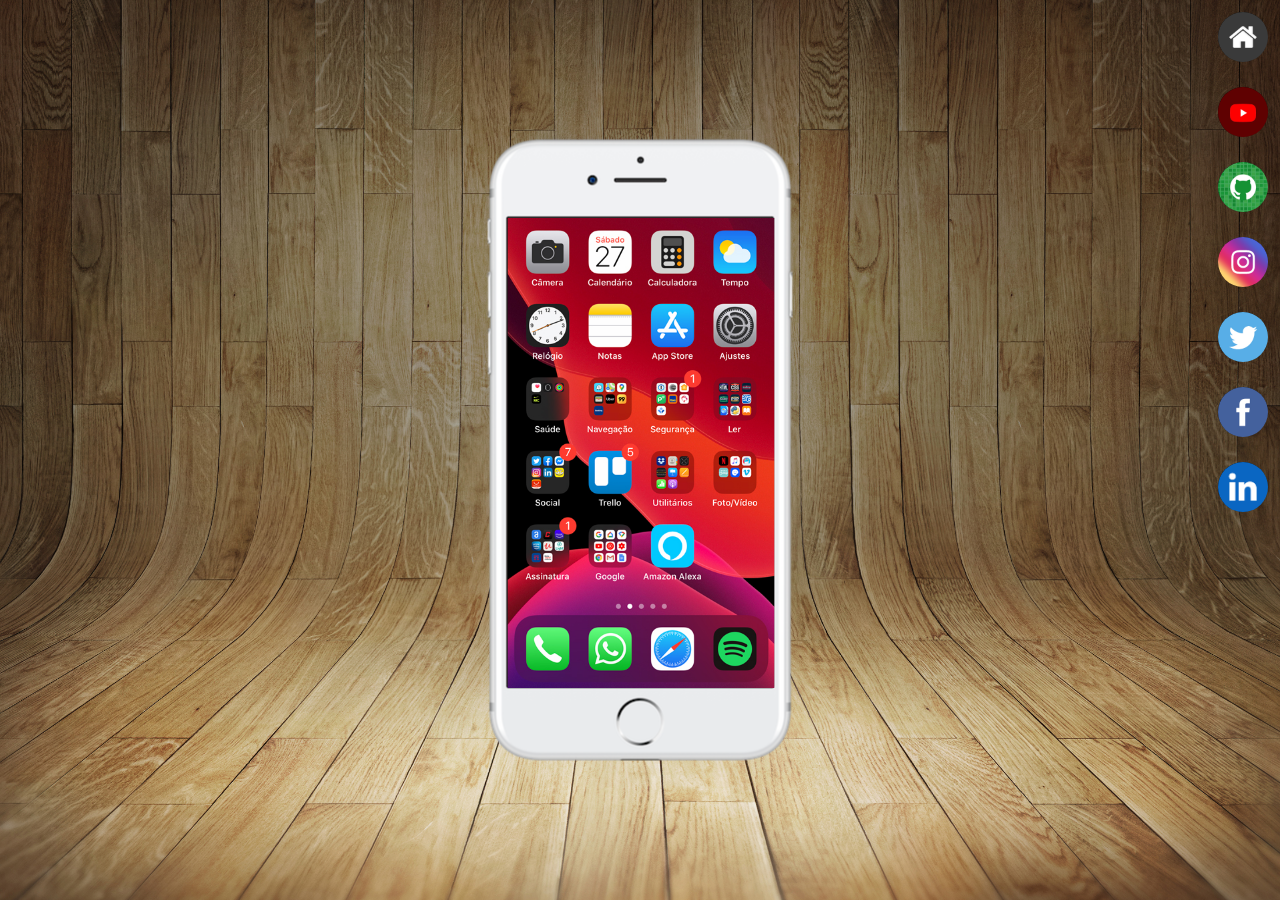
<file: index.html>
<!DOCTYPE html>
<html lang='pt-BR'>
<head>
    <meta charset='UTF-8'>
    <meta name='viewport' content='width=device-width, initial-scale=1.0'>
    <title>Página social - Desafio</title> <!--Projeto Redes Sociais-->
    <link rel="shortcut icon" href="pacote-d013/favicon.ico" type="image/x-icon">
    <link rel="stylesheet" href="estilos/style.css">
</head>
<body>
    <main>

        <section>
            <img class="iphone" src="pacote-d013/imagens/frame-iphone.png"
                alt="Frame de iphone que contém outros conteúdos dentro.">

            <iframe id="tela" name="frame1" frameborder="0" src="tela-home.html">
                Seu navegador não é compatível com isso
            </iframe>
        </section>

        <section class="container">
            <a href="tela-home.html" target="frame1"><img class="logo" src="pacote-d013/imagens/logo-home.jpg"
                    alt="Logo Home"></a>
            <a href="tela-youtube.html" target="frame1"><img class="logo" src="pacote-d013/imagens/logo-youtube.jpg"
                    alt="Logo do Youtube"></a>
            <a href="tela-github.html" target="frame1"><img class="logo" src="pacote-d013/imagens/logo-github.jpg"
                    alt="Logo do GitHub"></a>
            <a href="tela-instagram.html" target="frame1"><img class="logo" src="pacote-d013/imagens/logo-instagram.jpg"
                    alt="Logo do Instagram"></a>
            <a href="tela-twitter.html" target="frame1"><img class="logo" src="pacote-d013/imagens/logo-twitter.jpg"
                    alt="Logo do Twitter"></a> <!-- Hoje em dia é o X.-->
            <a href="tela-facebook.html" target="frame1"><img class="logo" src="pacote-d013/imagens/logo-facebook.jpg"
                    alt="Logo do Facebook"></a>
            <a href="tela-linkedin.html" target="frame1" title="LinkedIn do desenvolvedor"><img class="logo" src="pacote-d013/imagens/logo-linkedin.png"
            alt="Logo do LinkedIn"></a>
        </section>

    </main>
</body>
<script>
    alert("Somente o botão/link do LinkedIn (extra desafio) tem meus dados. Obrigado!")
</script>
</html>
</file>
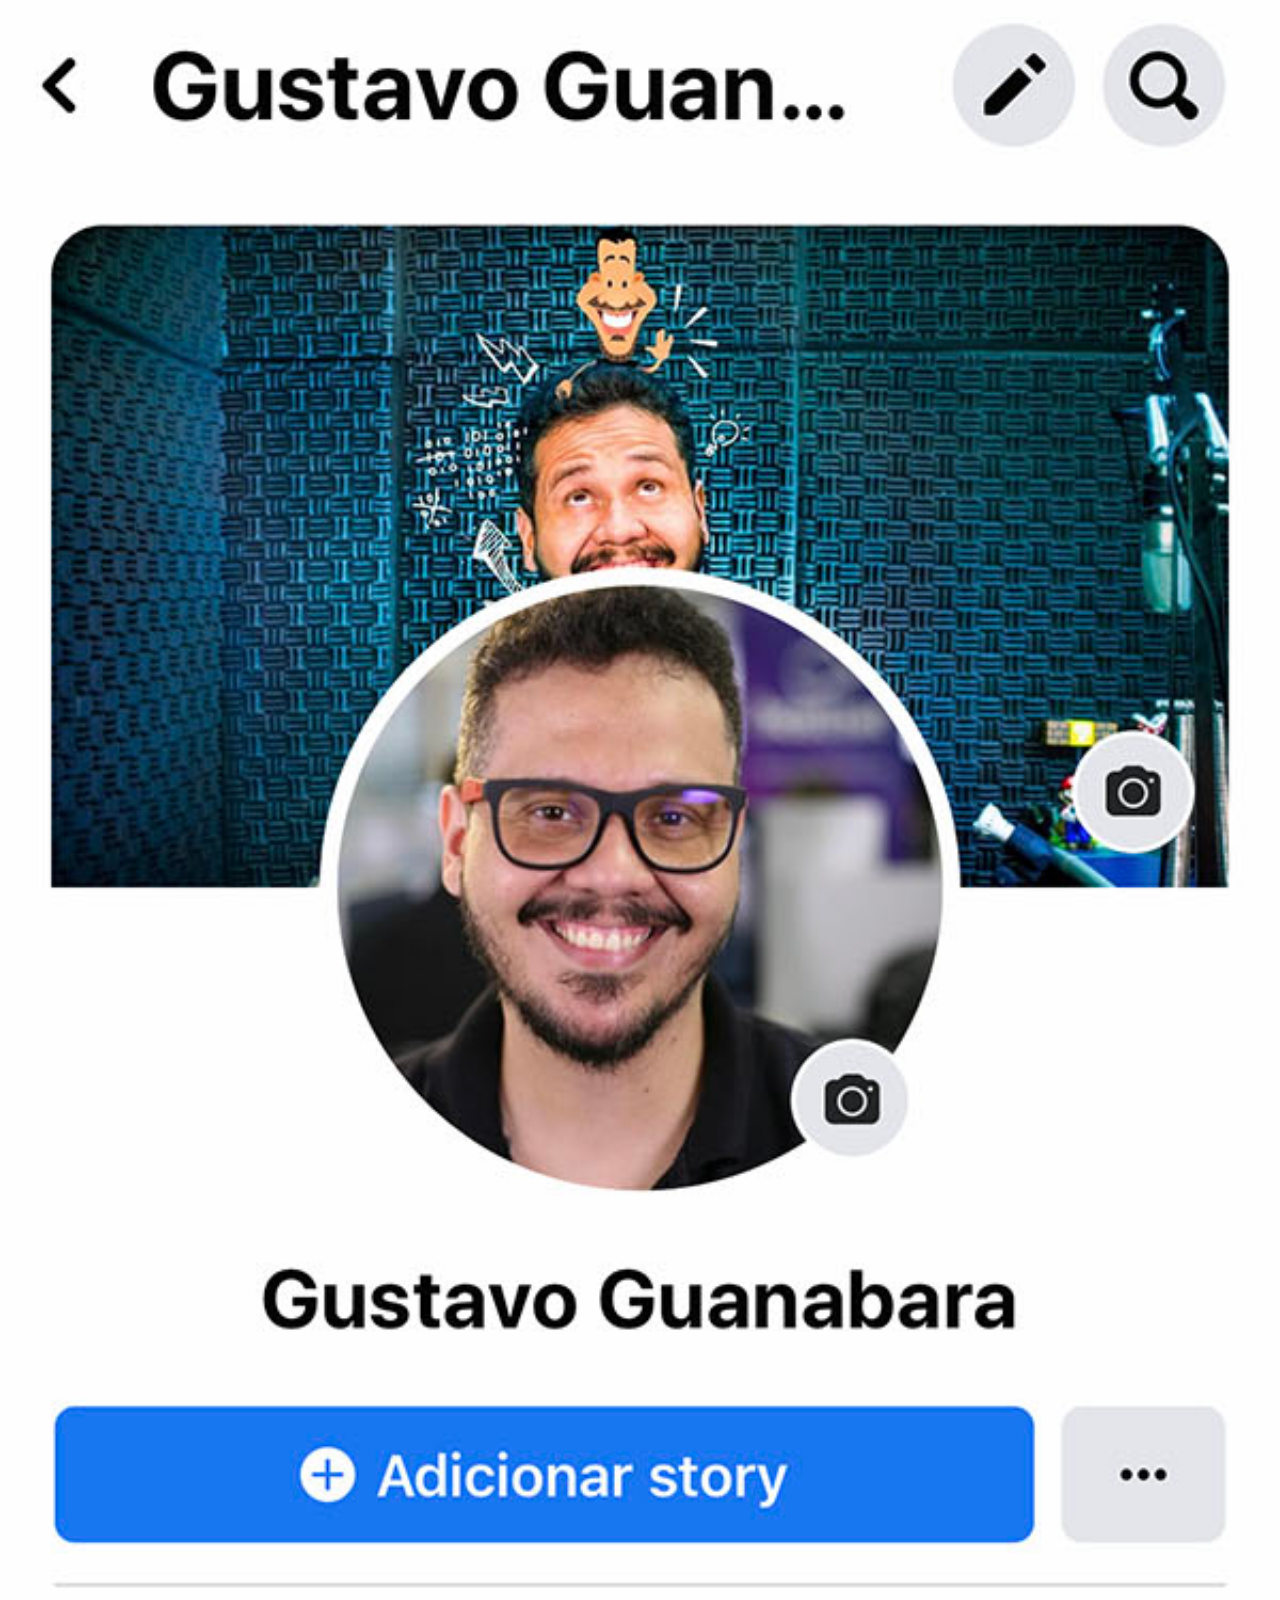
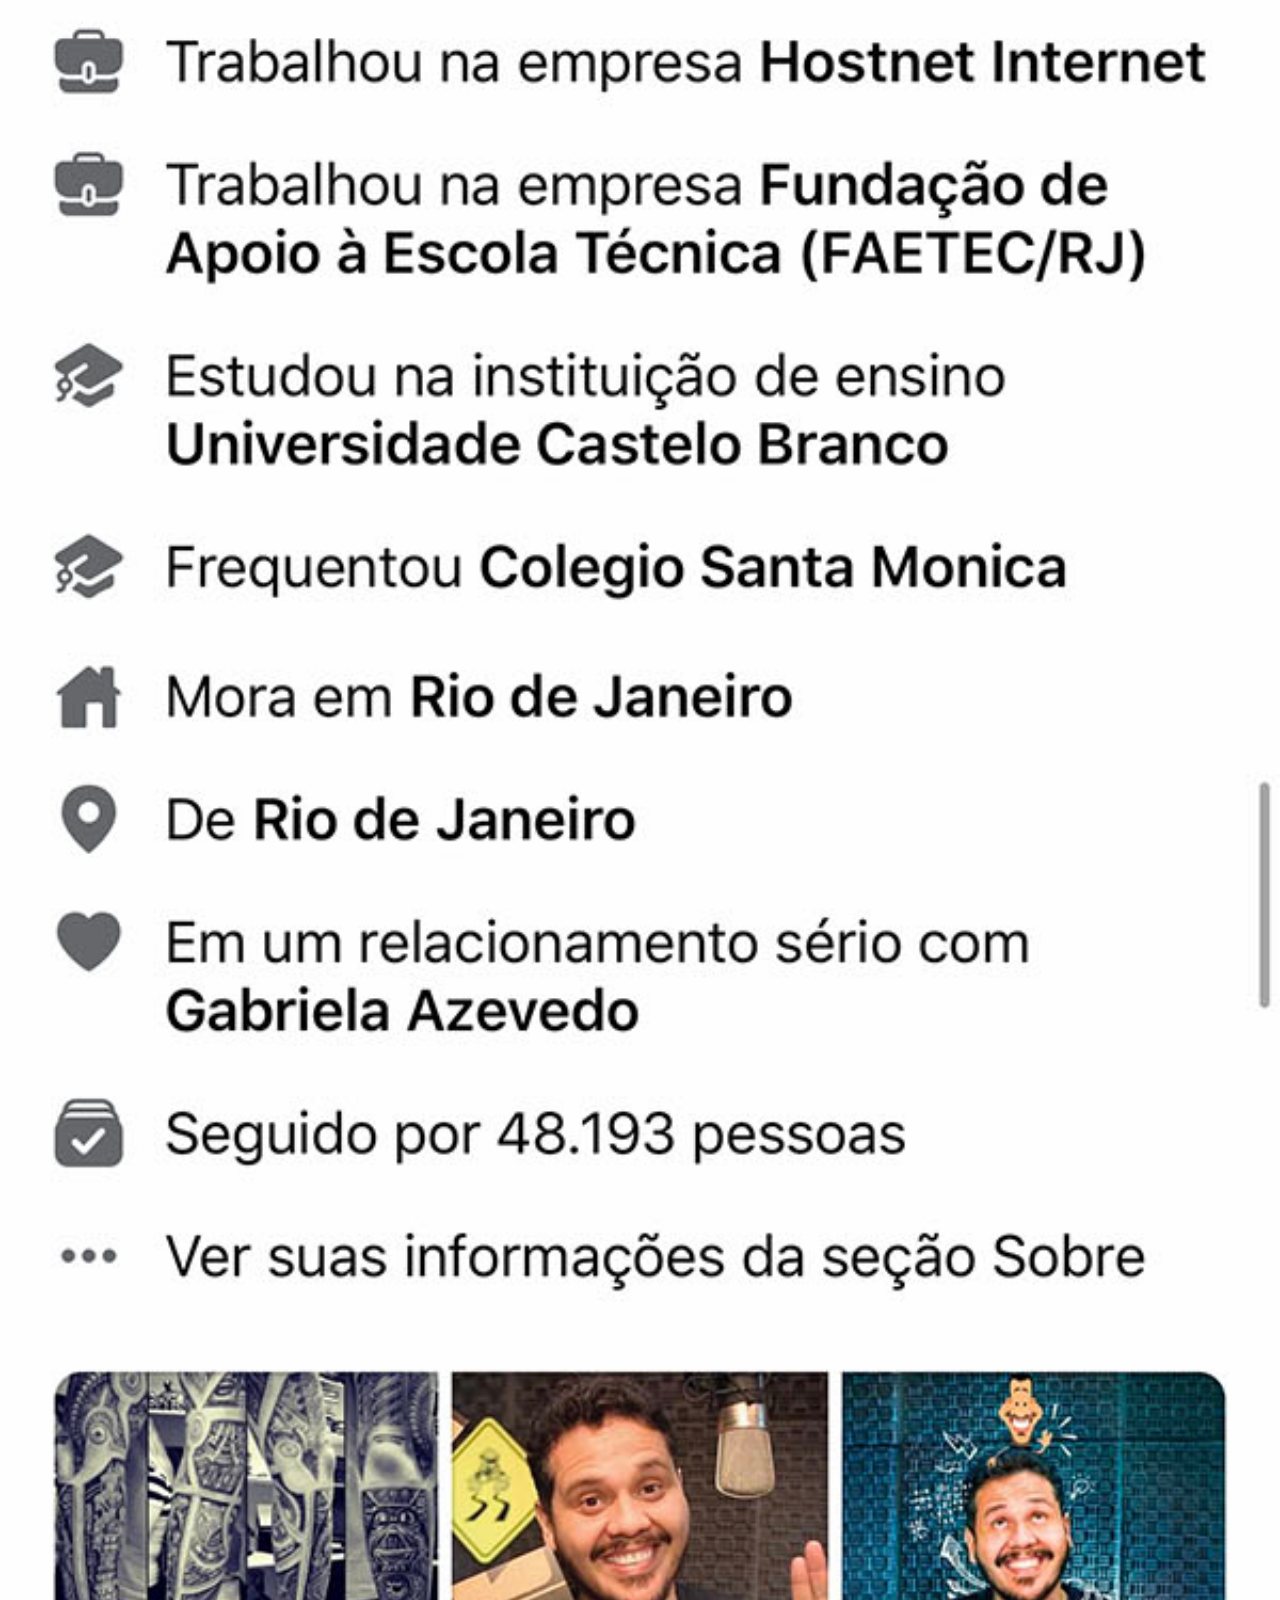
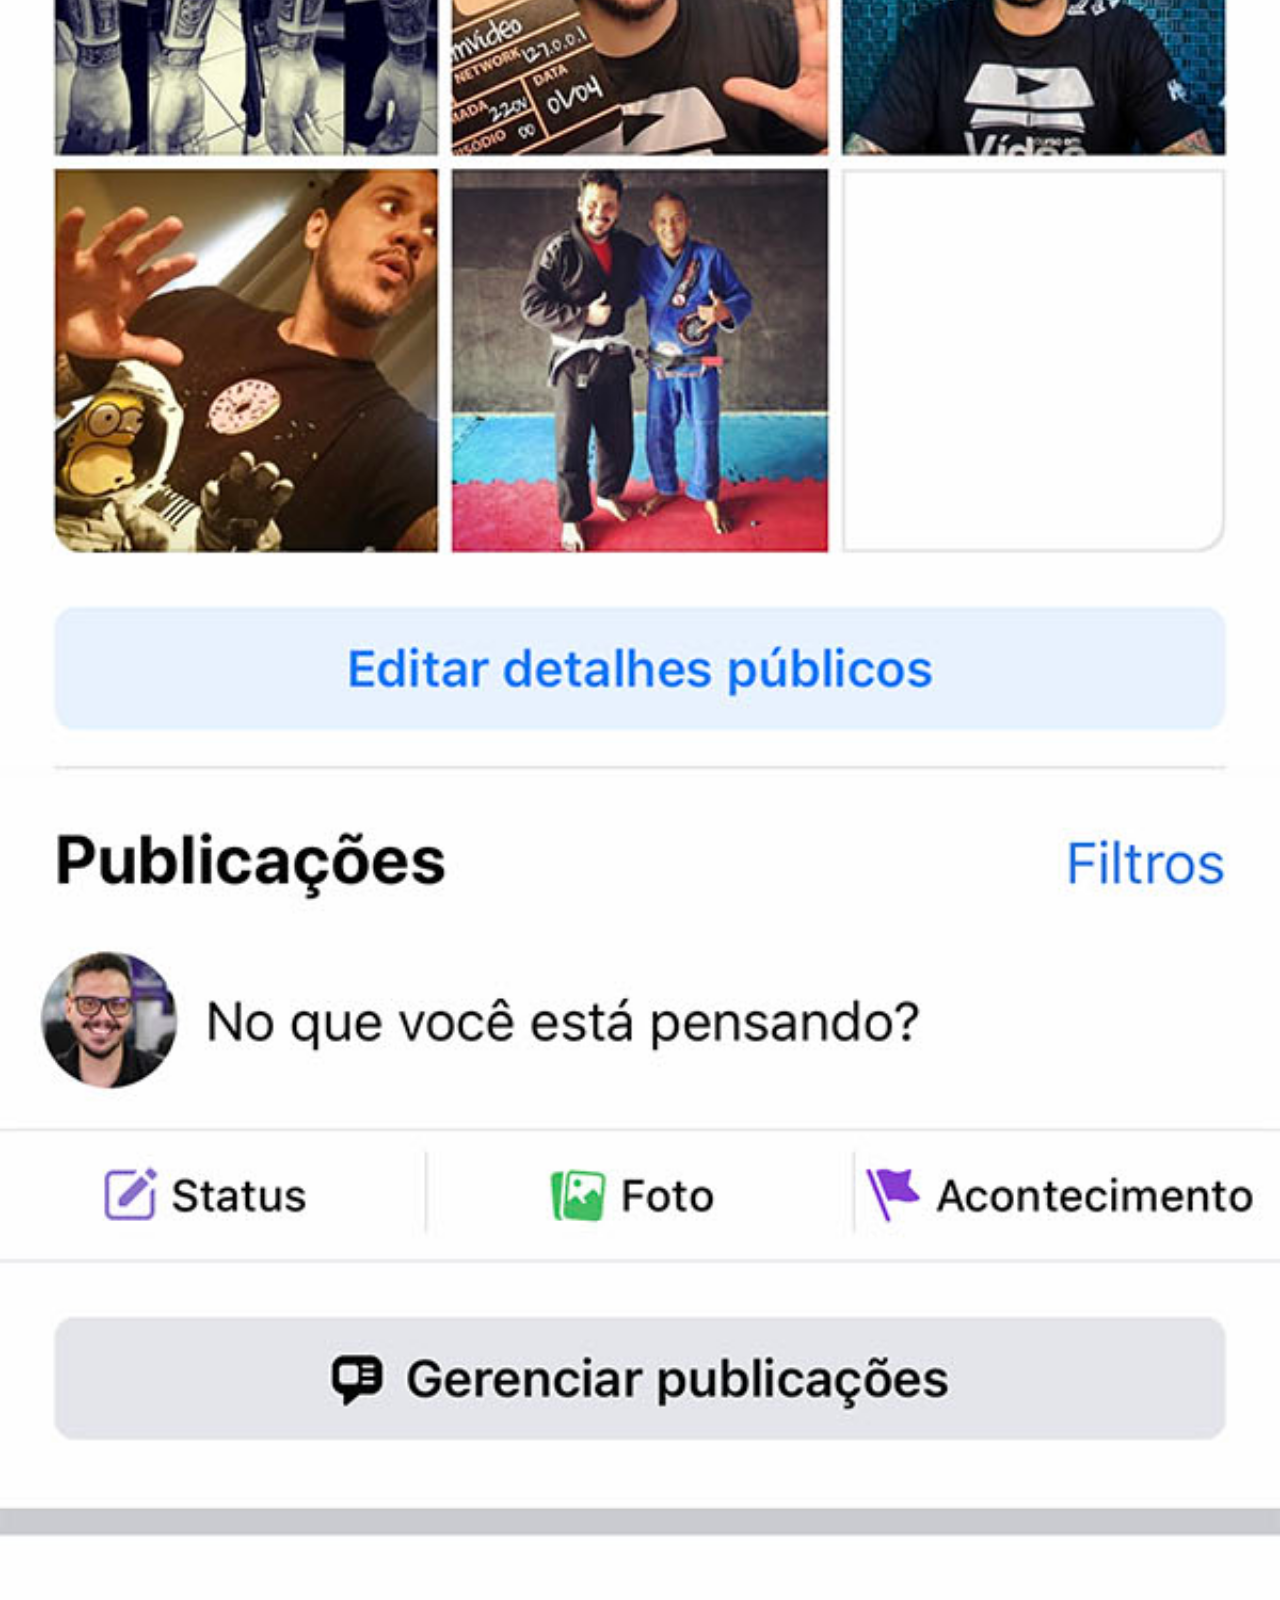
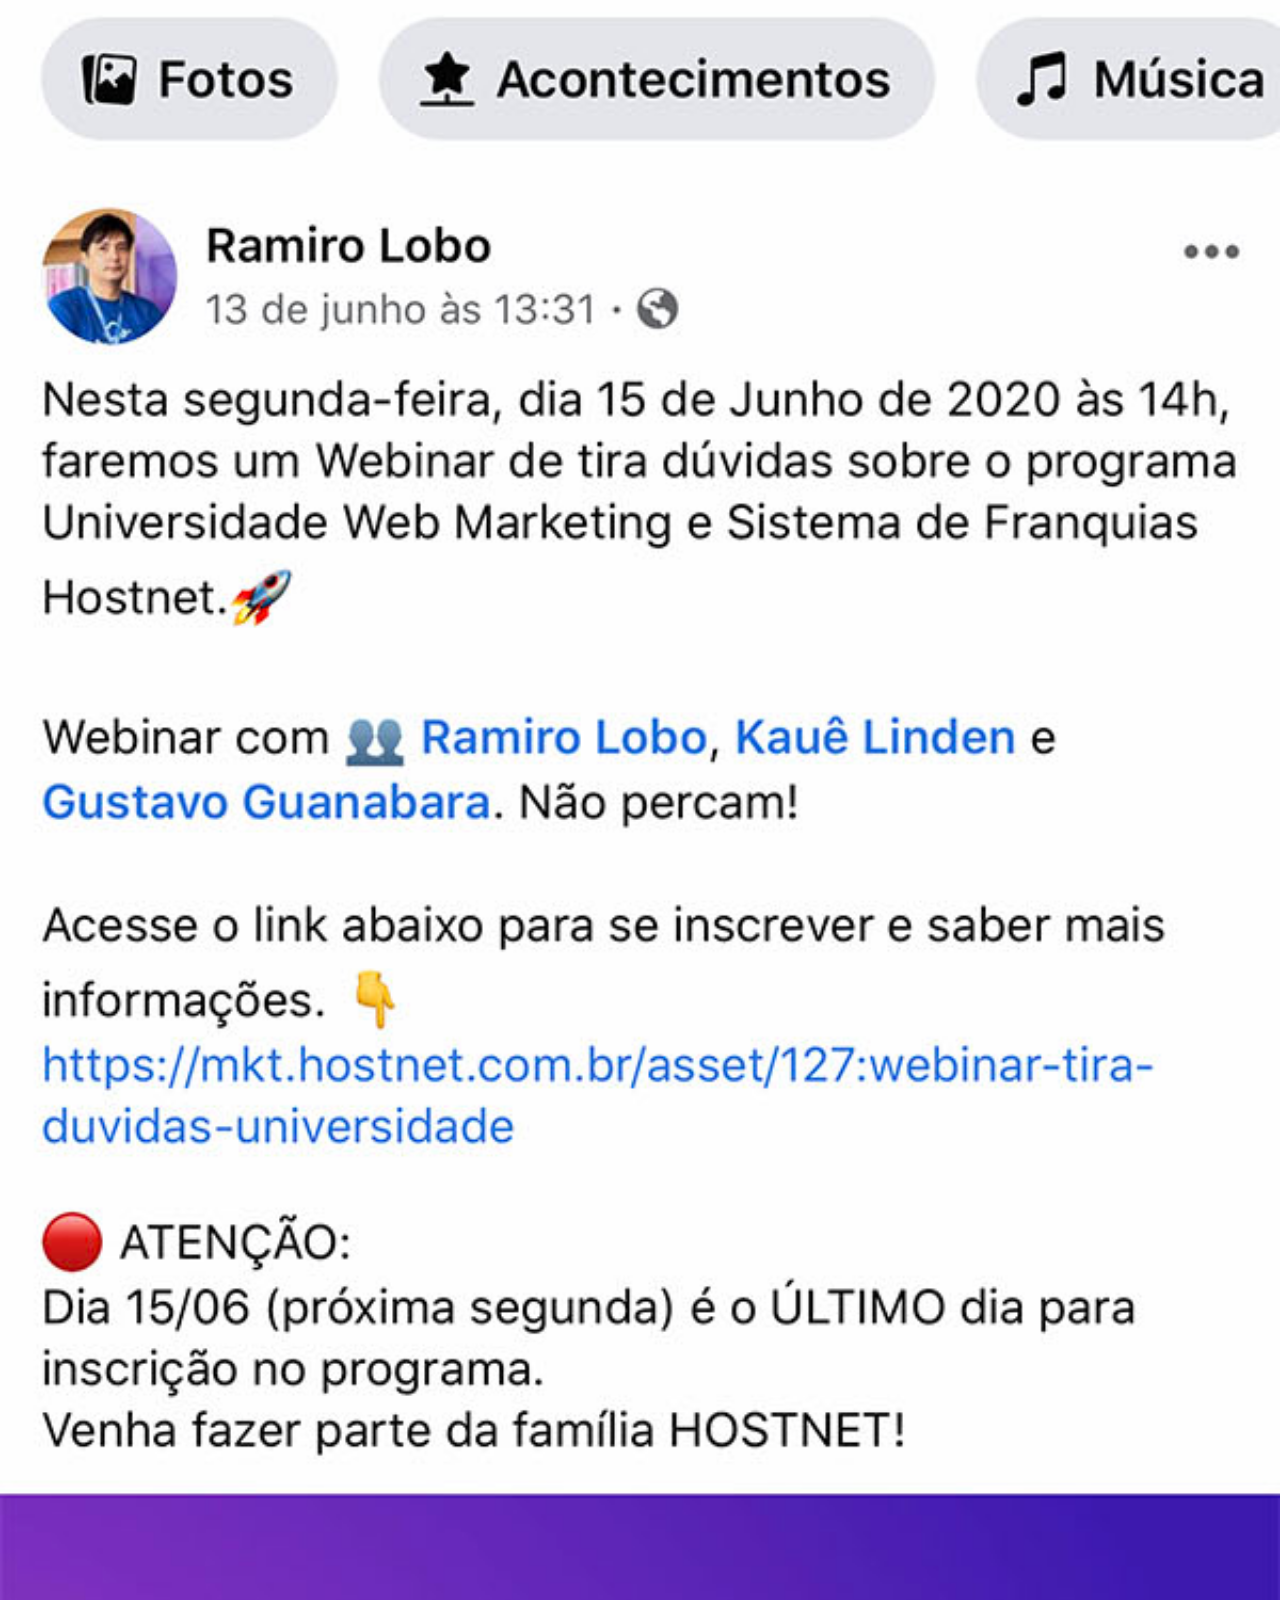
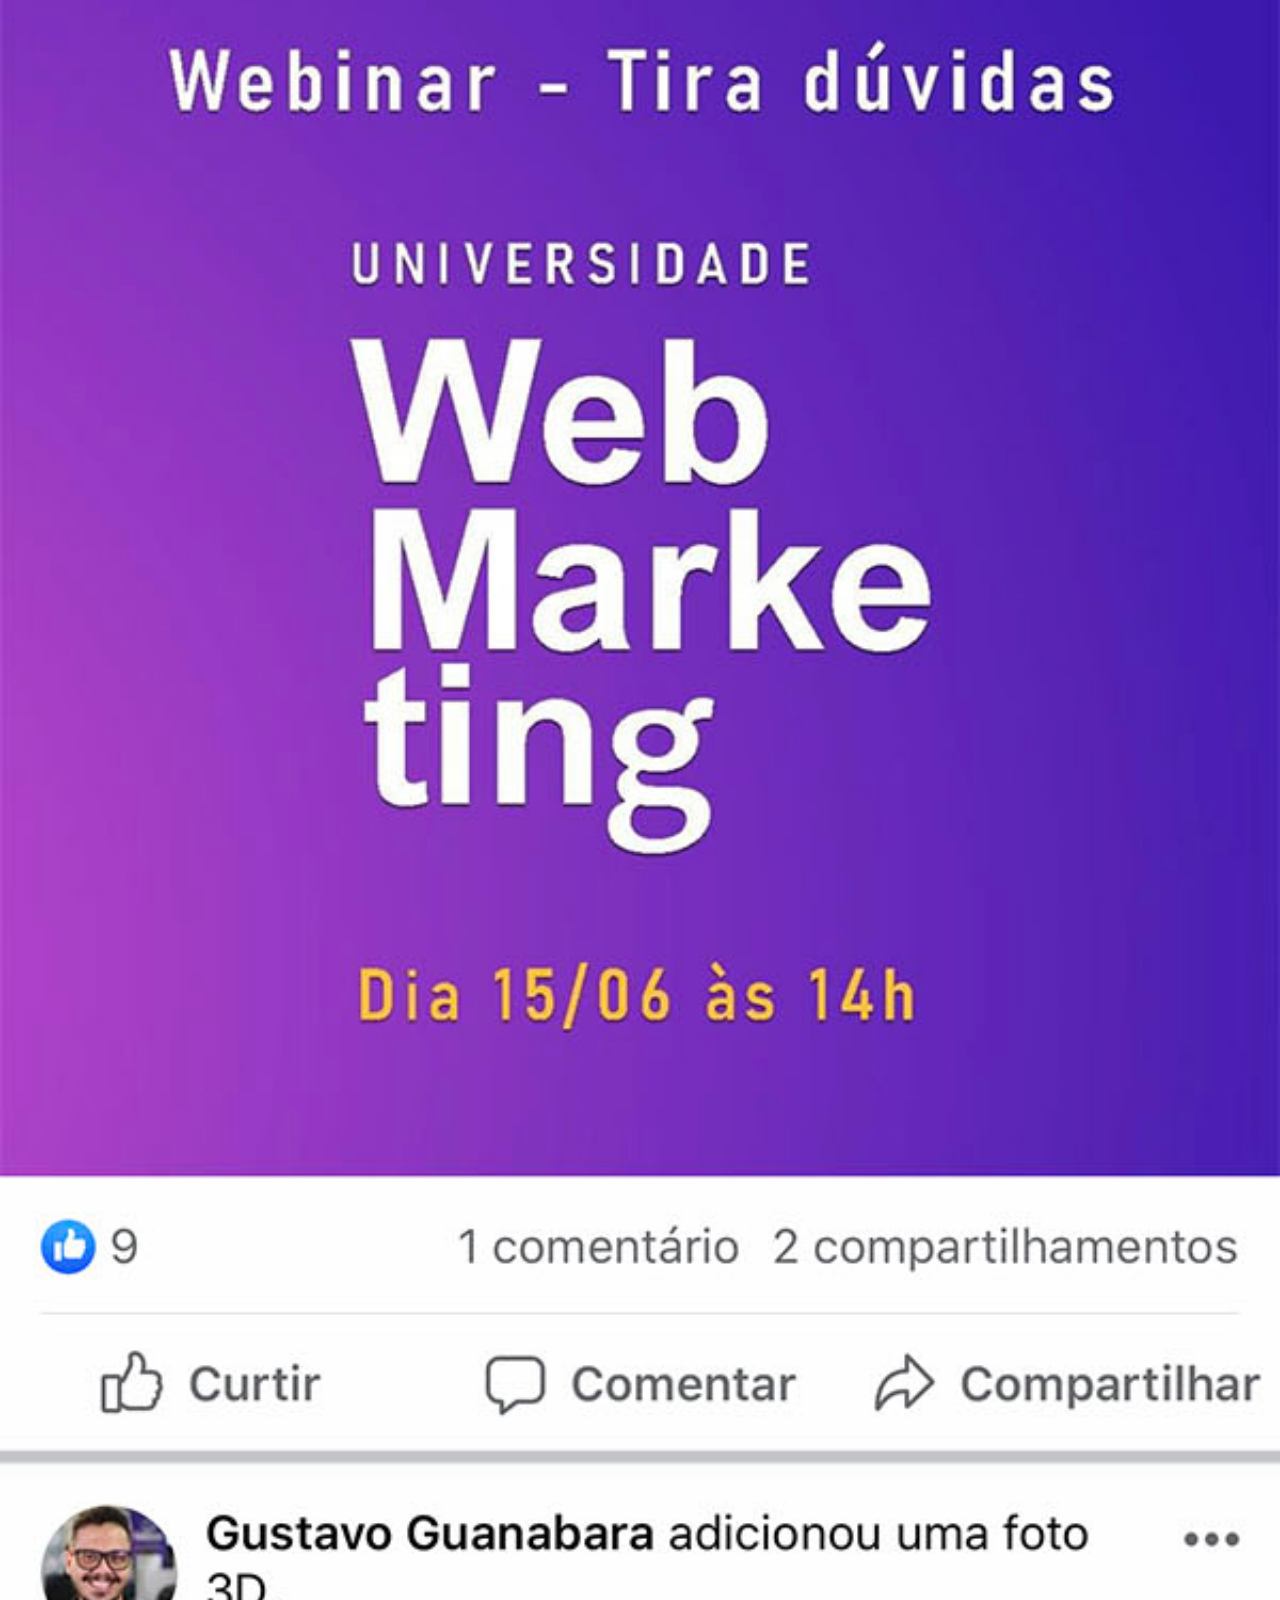
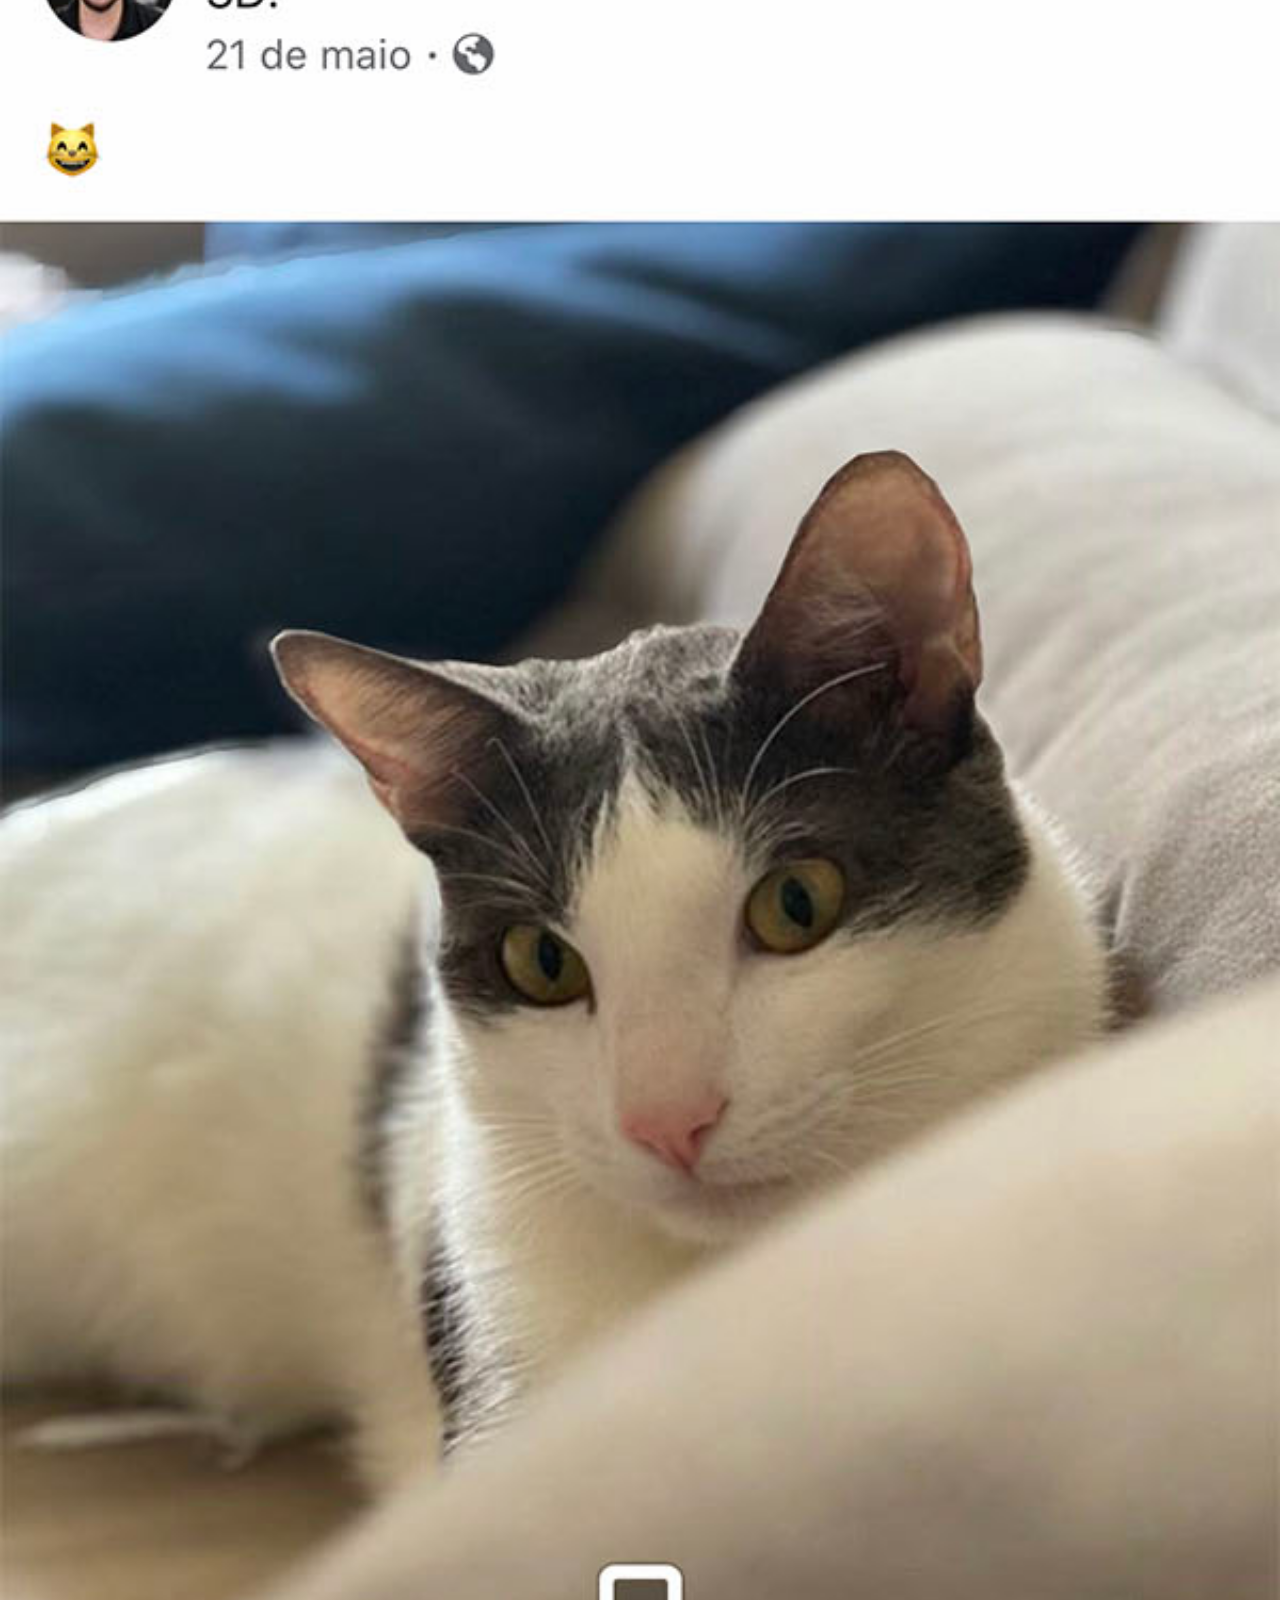
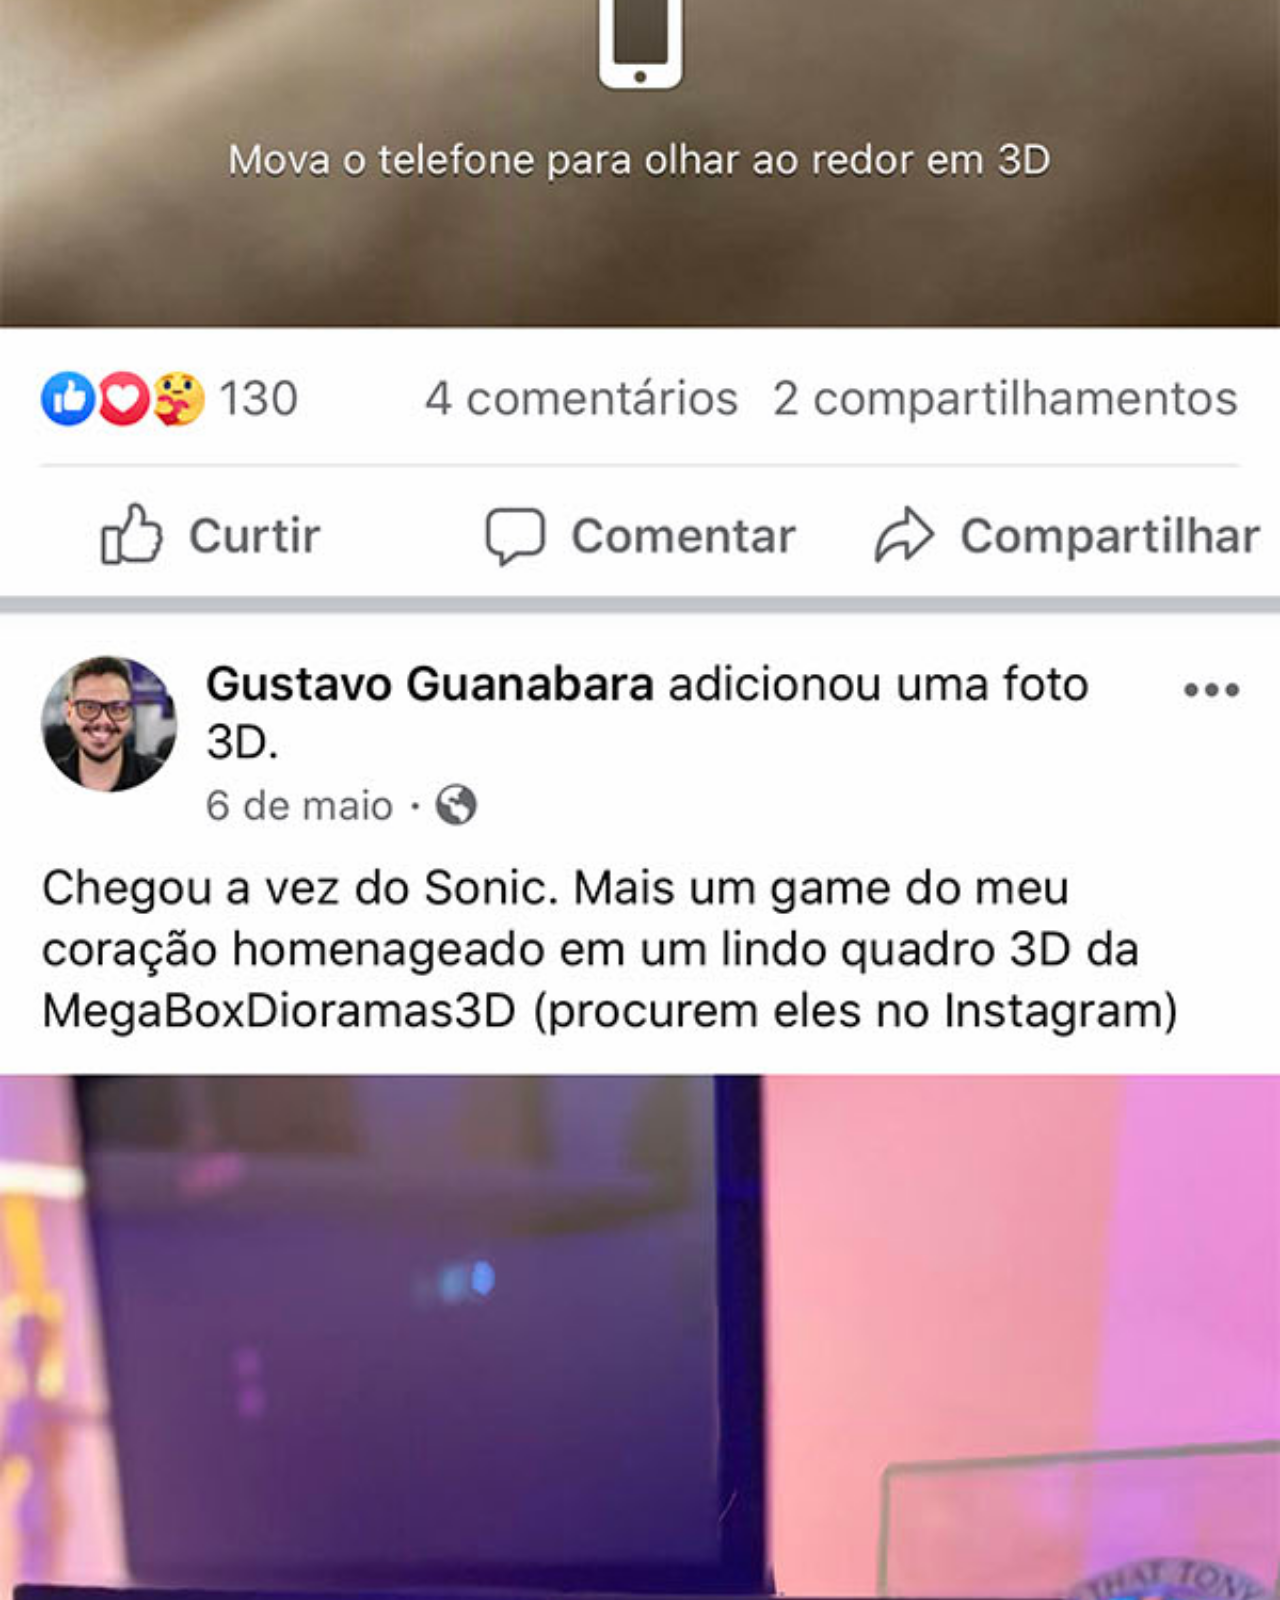
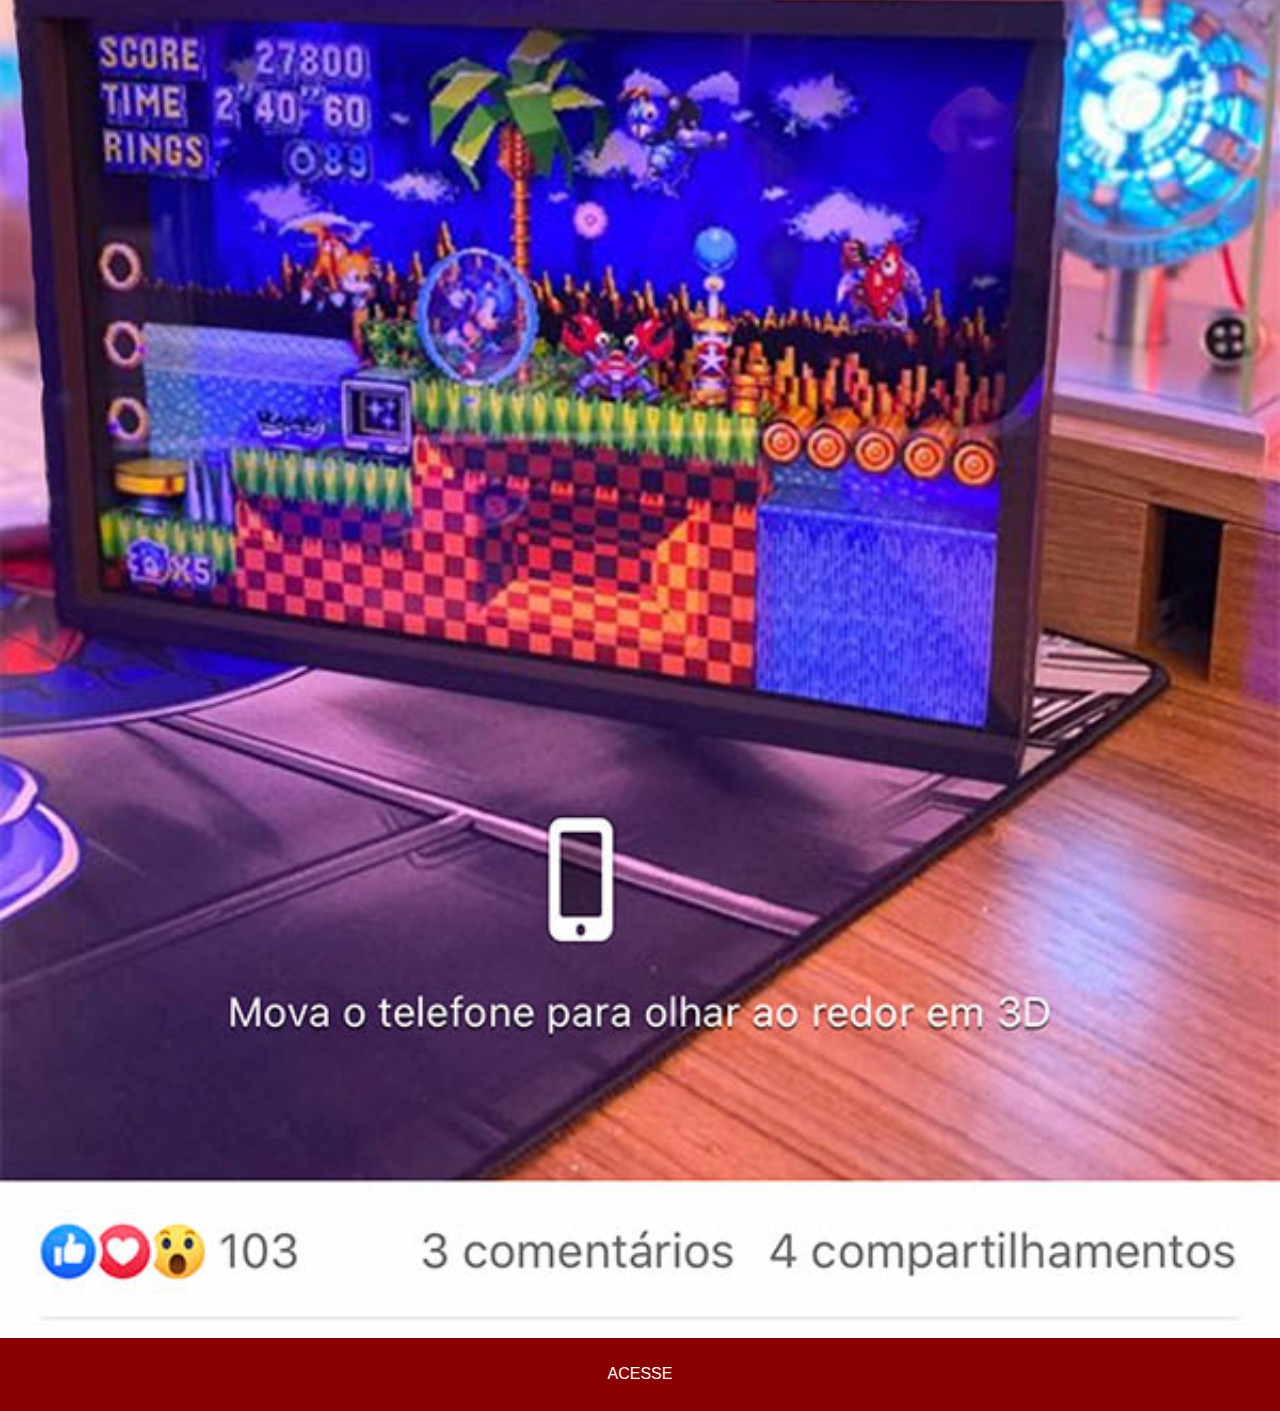
<file: tela-facebook.html>
<!DOCTYPE html>
<html lang='pt-BR'>
<head>
    <meta charset='UTF-8'>
    <meta name='viewport' content='width=device-width, initial-scale=1.0'>
    <title>tela-facebook</title>
    <link rel="stylesheet" href="estilos/social.css">
    <style>
        * {
            margin-bottom: -5px;
        }
    </style>
</head>
<body>
    <div>
        <img src="pacote-d013/imagens/tela-facebook.jpg">
        <a href="https://www.google.com.br" target="_blank">
            <div class="acesse">ACESSE</div>
        </a>
        <div>

</body>
</html>
</file>
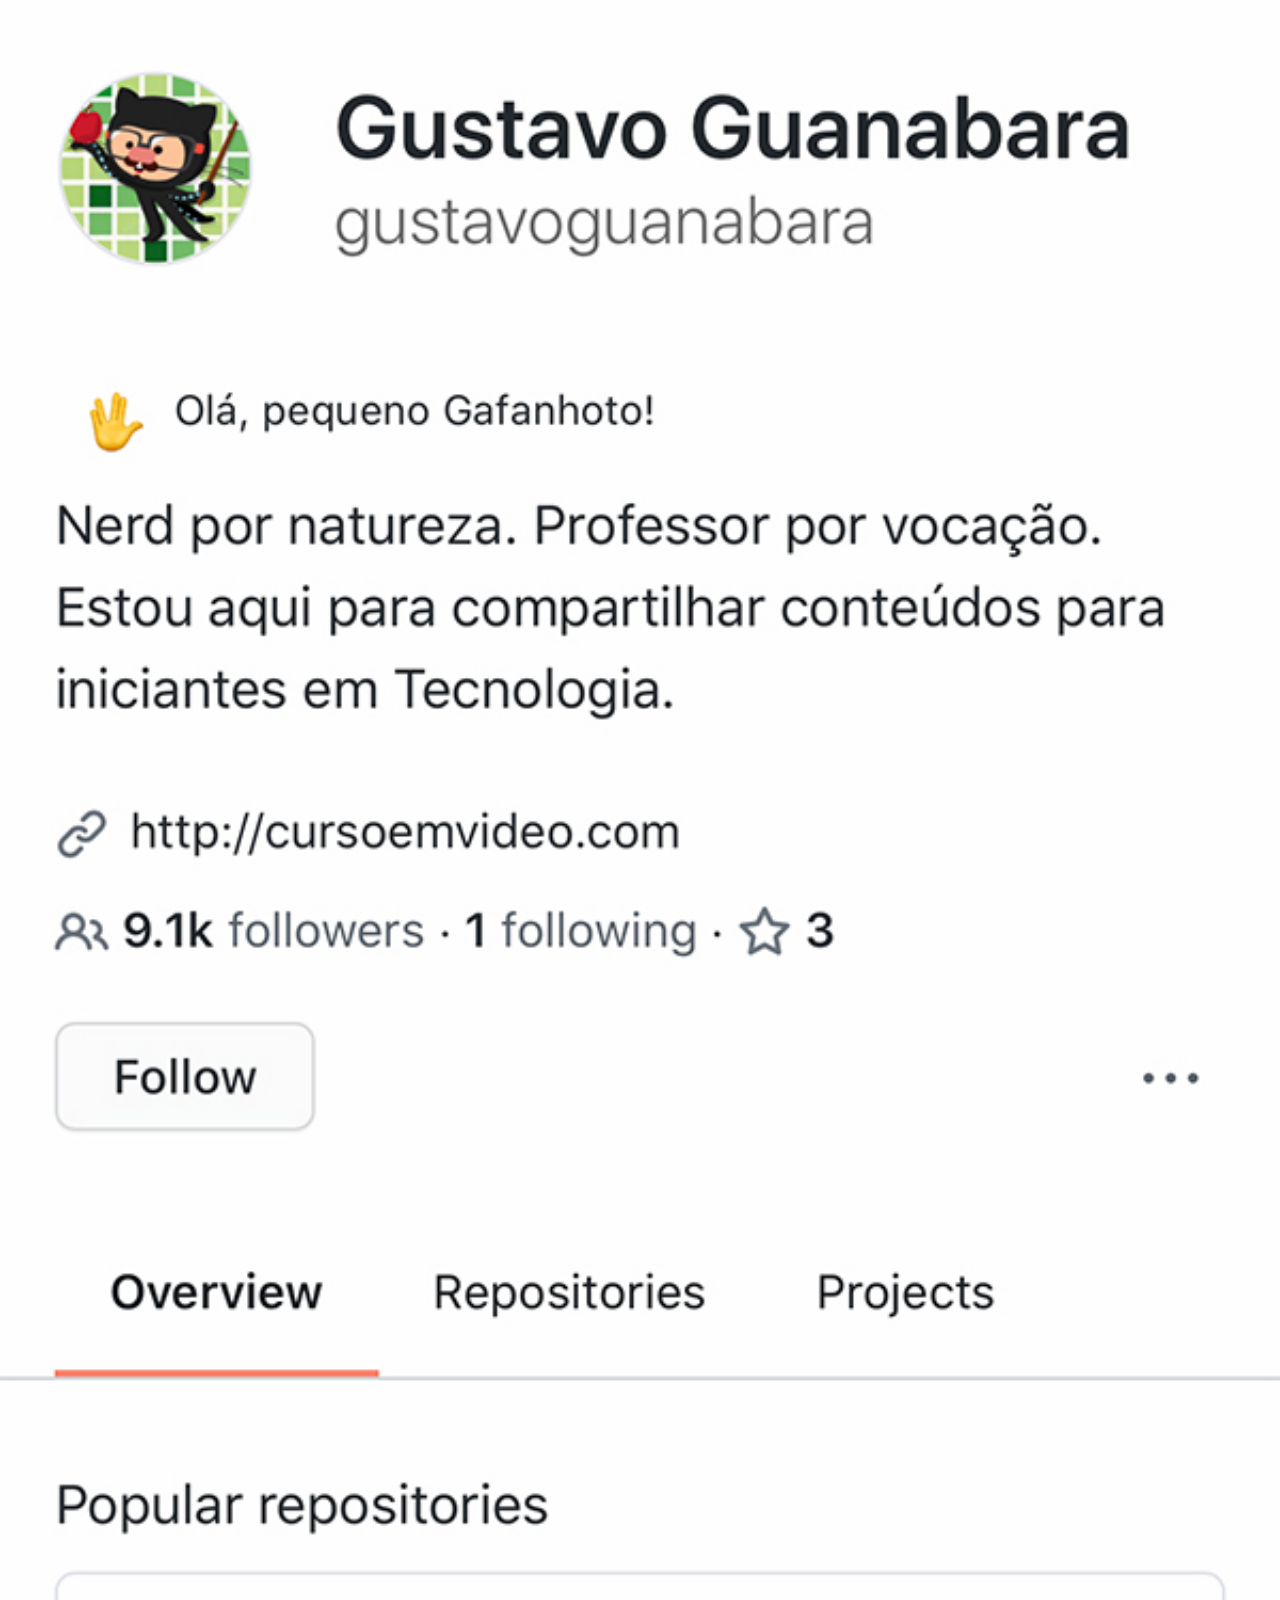
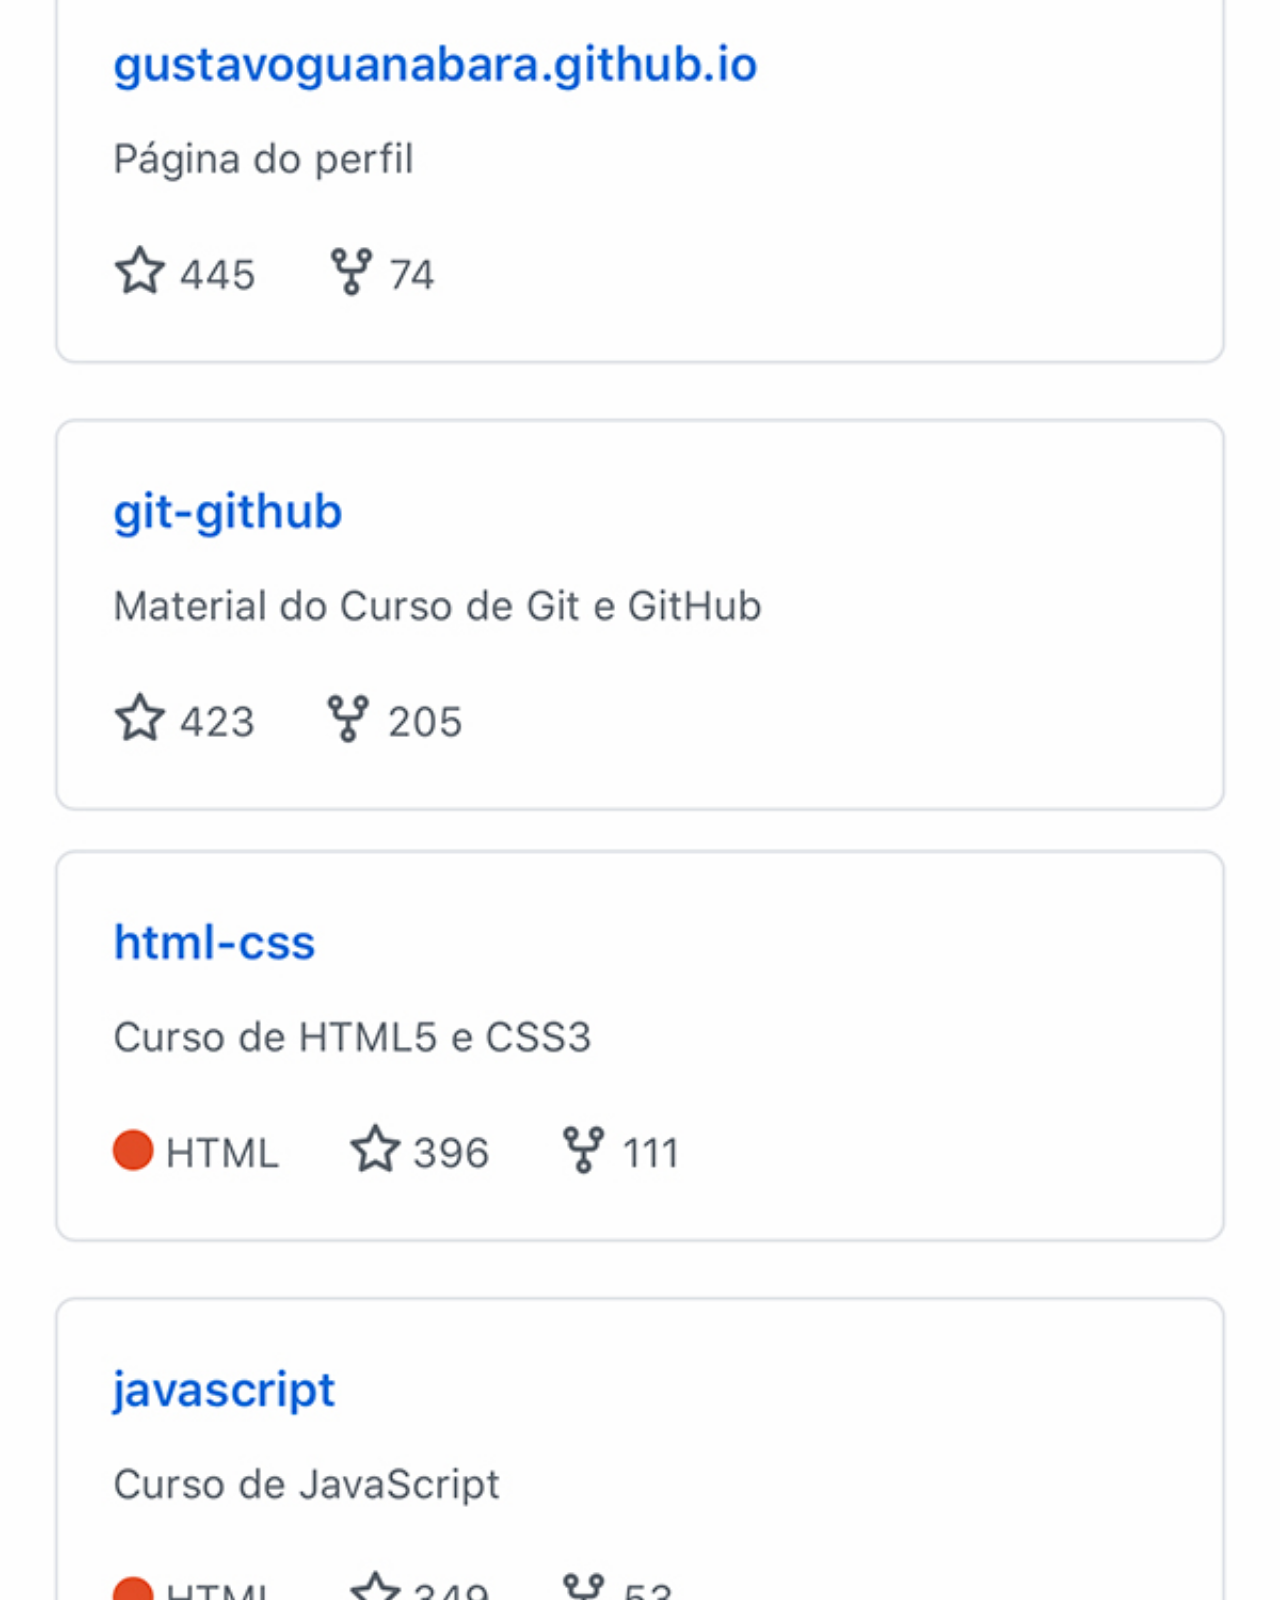
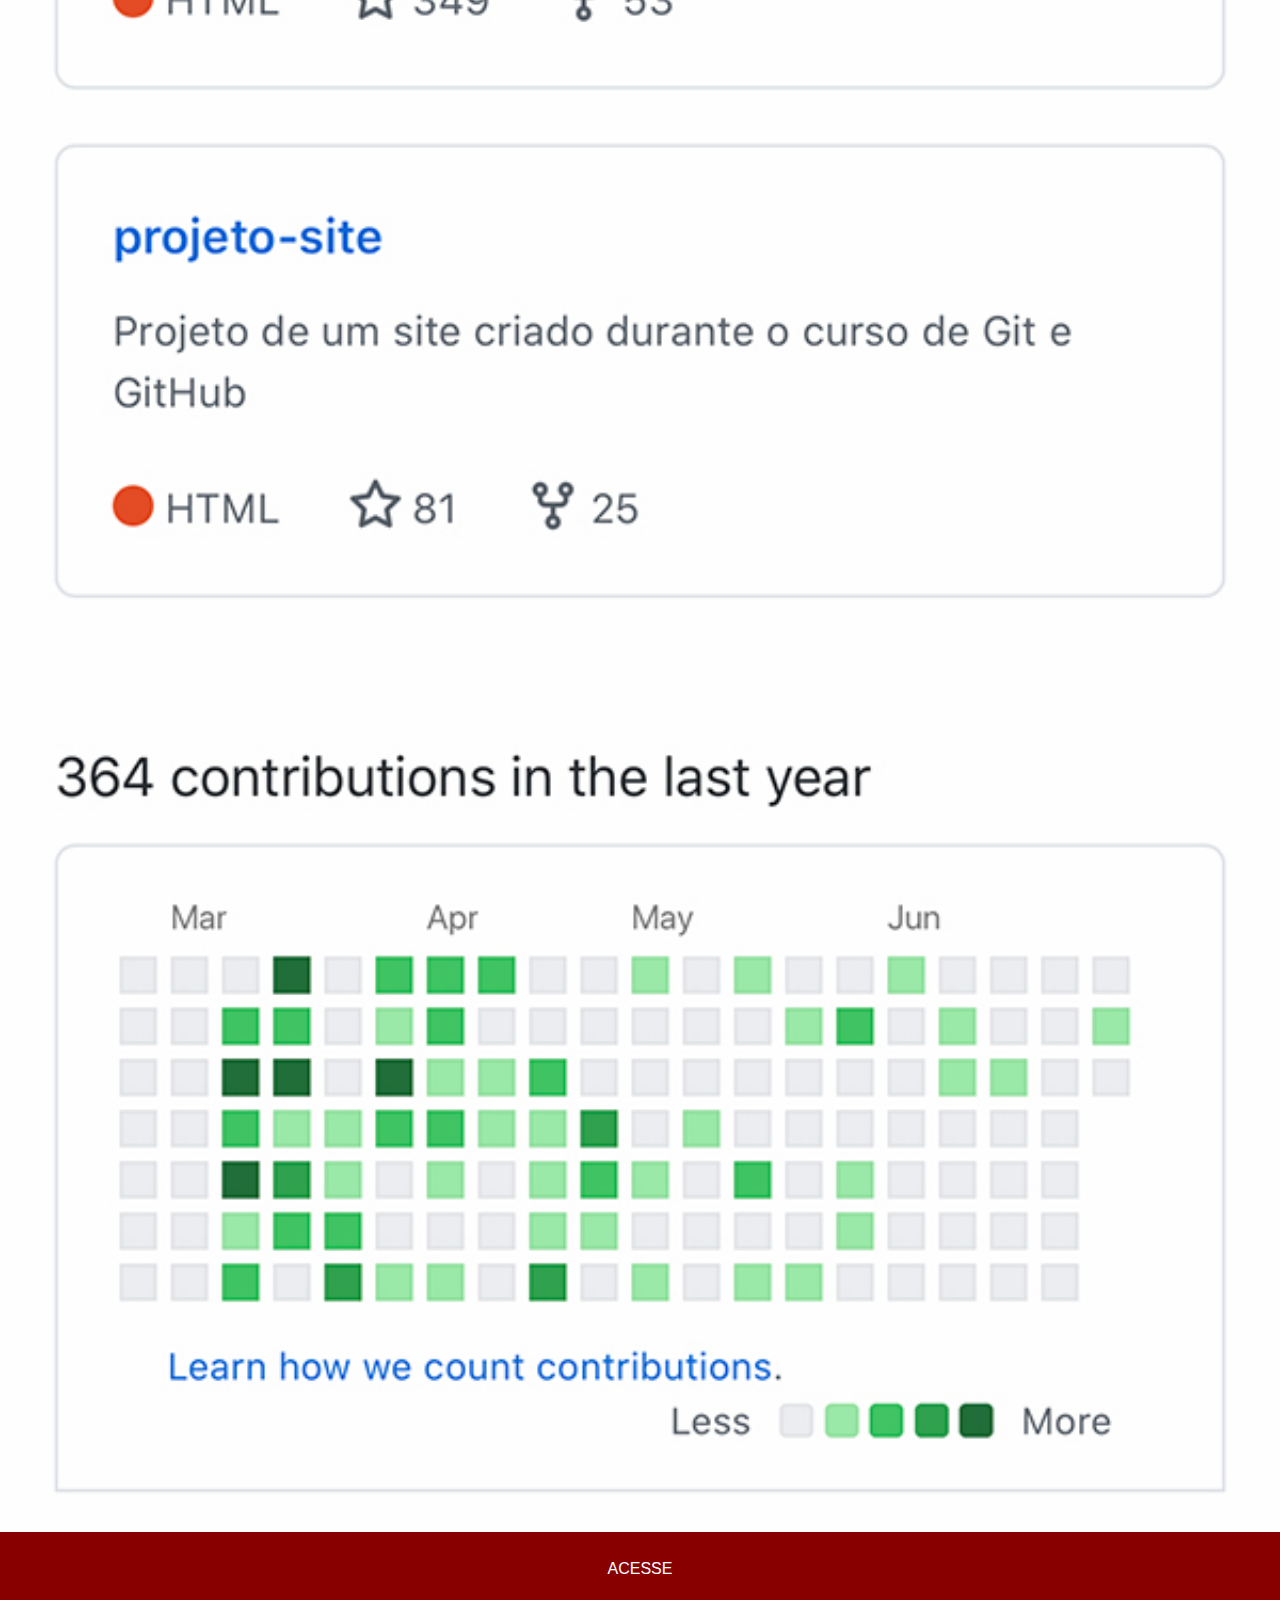
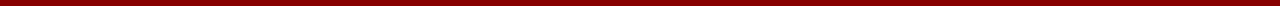
<file: tela-github.html>
<!DOCTYPE html>
<html lang='pt-BR'>
<head>
    <meta charset='UTF-8'>
    <meta name='viewport' content='width=device-width, initial-scale=1.0'>
    <title>tela-github</title>
    <link rel="stylesheet" href="estilos/social.css">
</head>

<body>
    <div>
        <img src="pacote-d013/imagens/tela-github.jpg">
        <a href="https://www.google.com.br" target="_blank">
            <div class="acesse">ACESSE</div>
        </a>
        <div>

</body>
</html>
</file>
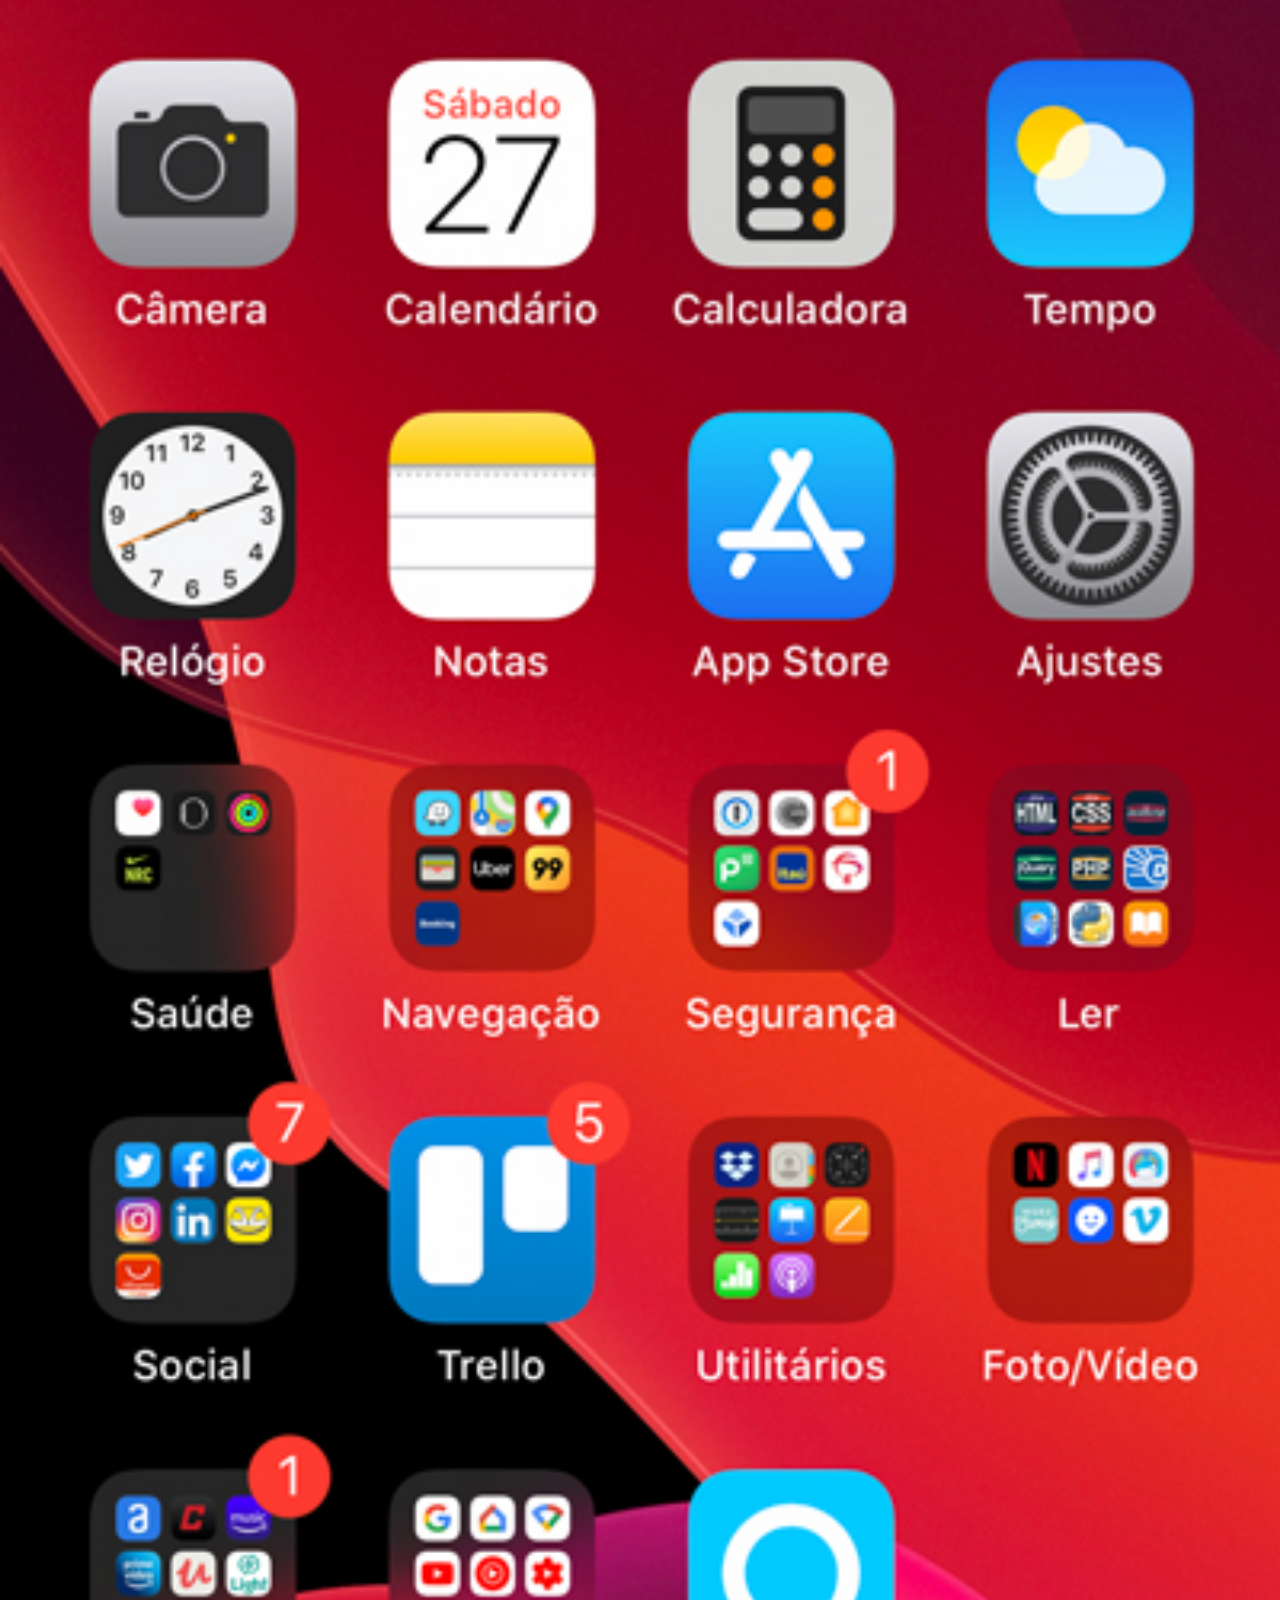
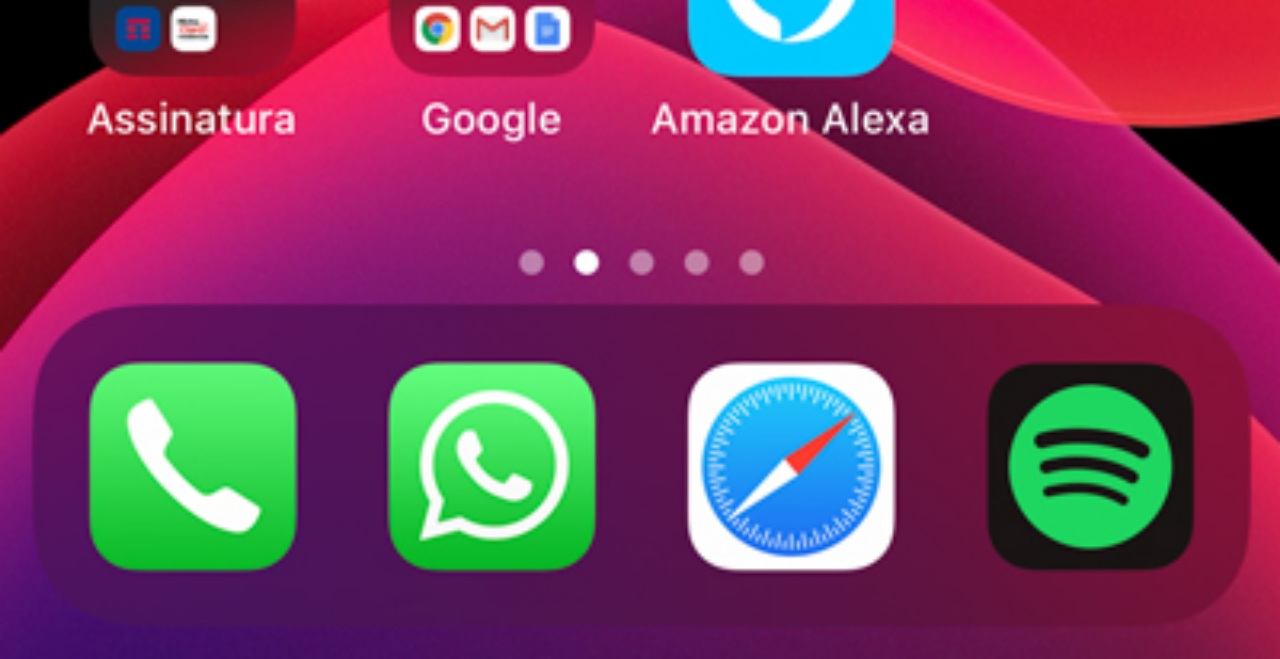
<file: tela-home.html>
<!DOCTYPE html>
<html lang='pt-BR'>
<head>
    <meta charset='UTF-8'>
    <meta name='viewport' content='width=device-width, initial-scale=1.0'>
    <title>tela-home</title>
    <style>
        * {
            margin: 0px;
            margin-bottom: -4px;
            padding: 0px;
        }
        body {
            overflow: hidden;  /* Desativa a rolagem no conteúdo */
        }

        img {
            width: 100%;
            height: 101%;
        }
    </style>
</head>
<body>
    <img src="pacote-d013/imagens/tela-home.jpg">
</body>
</html>
</file>
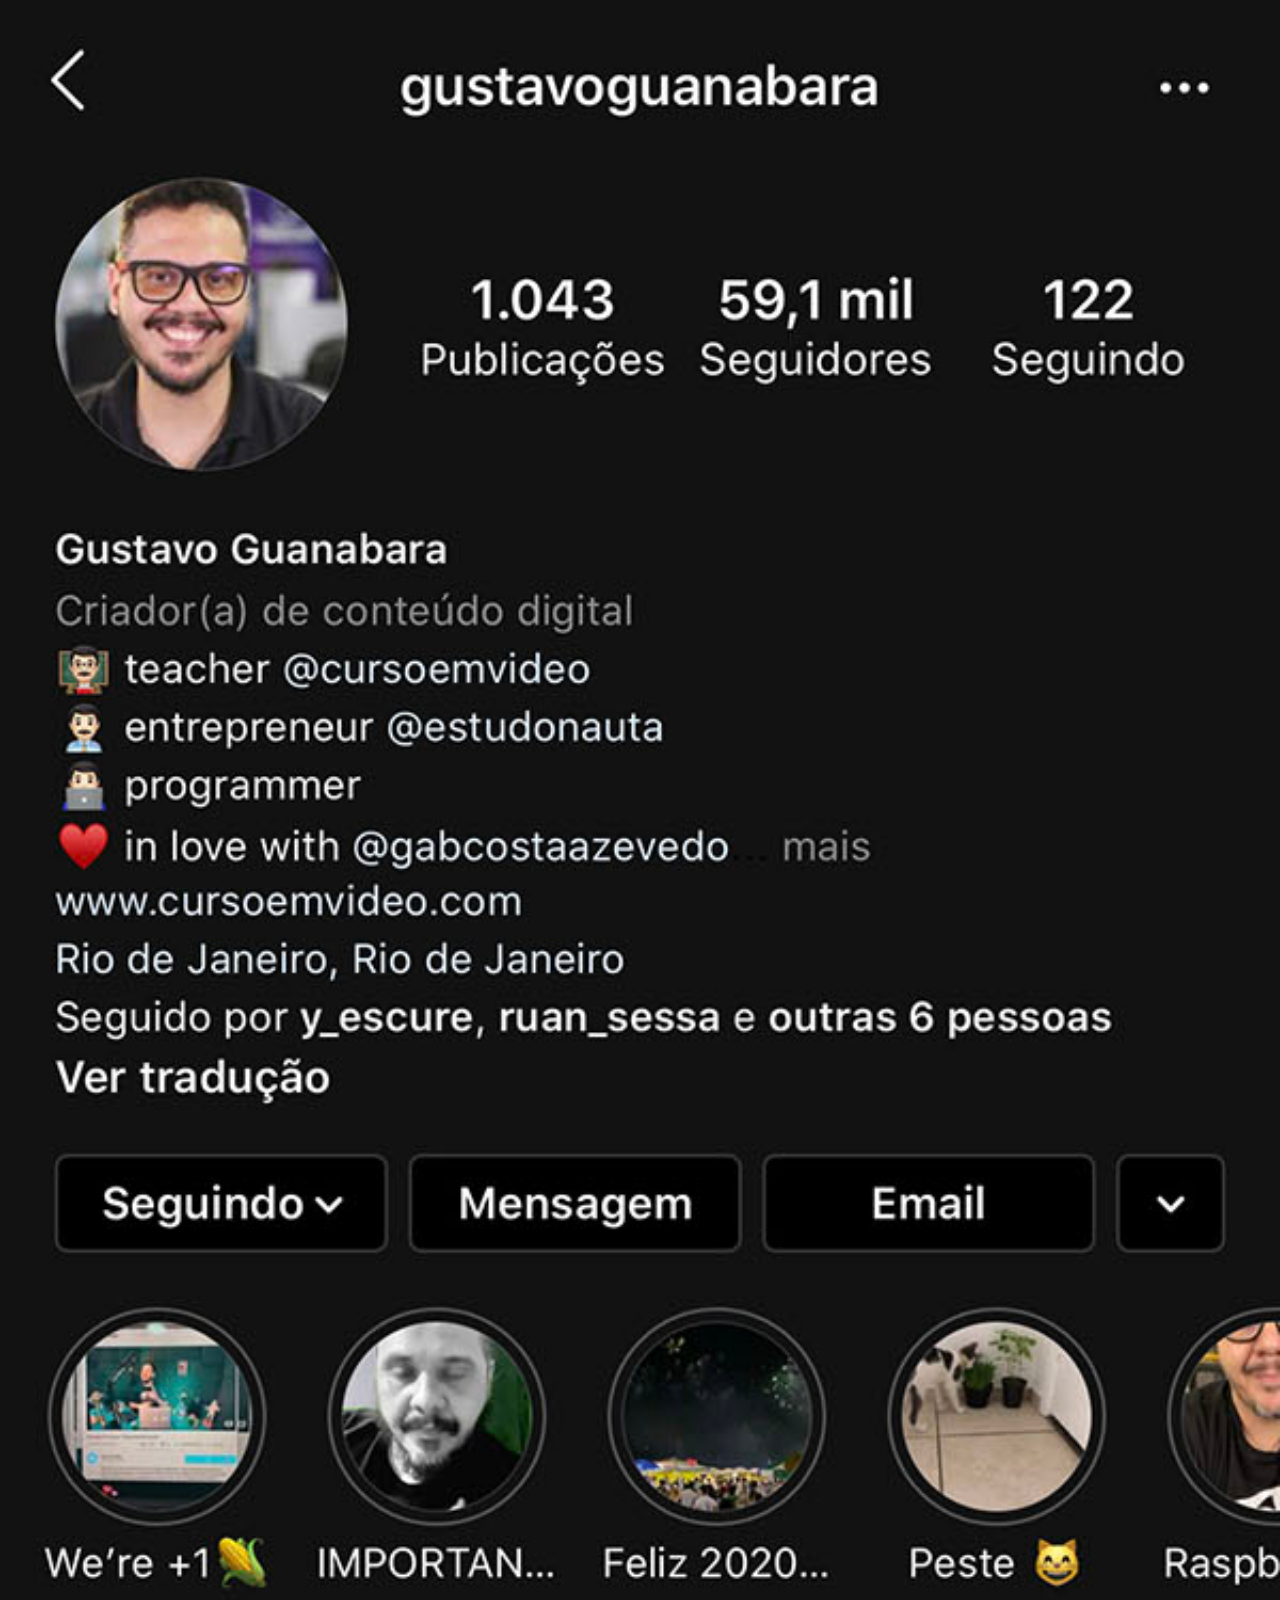
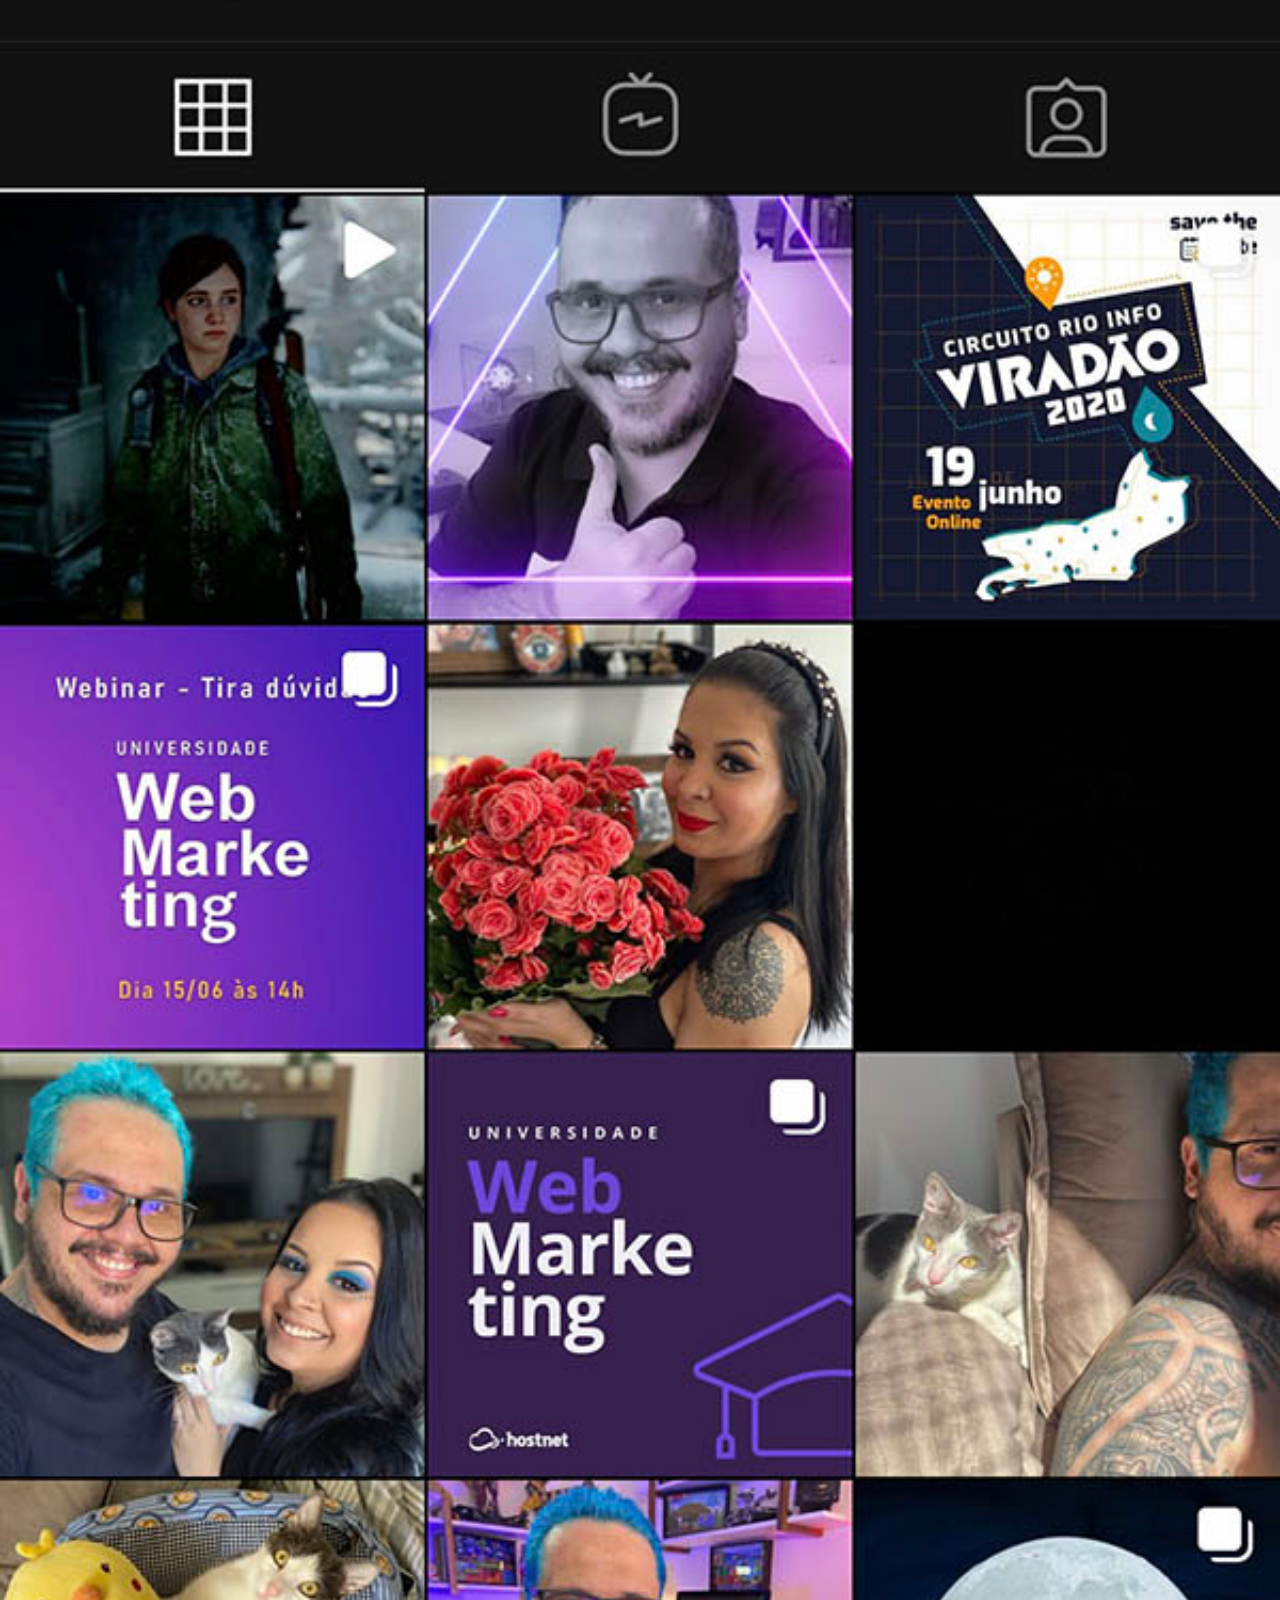
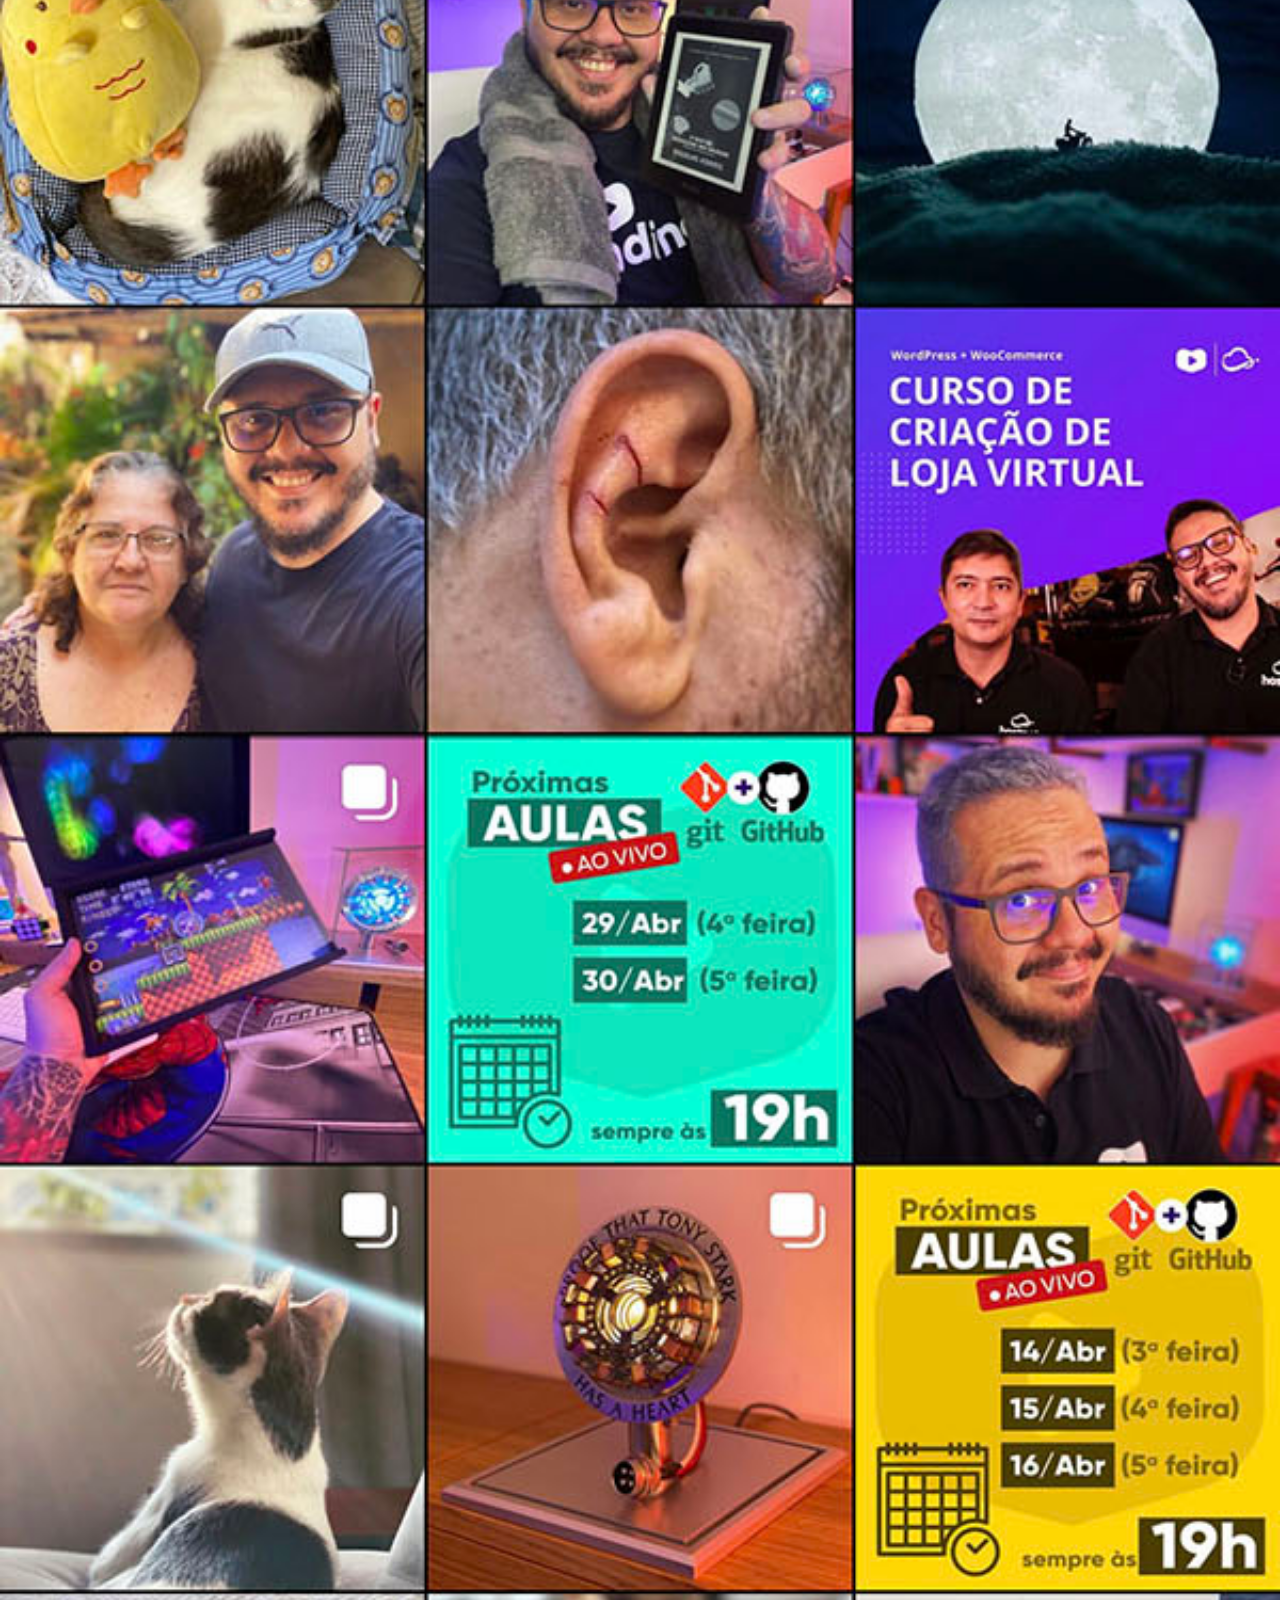
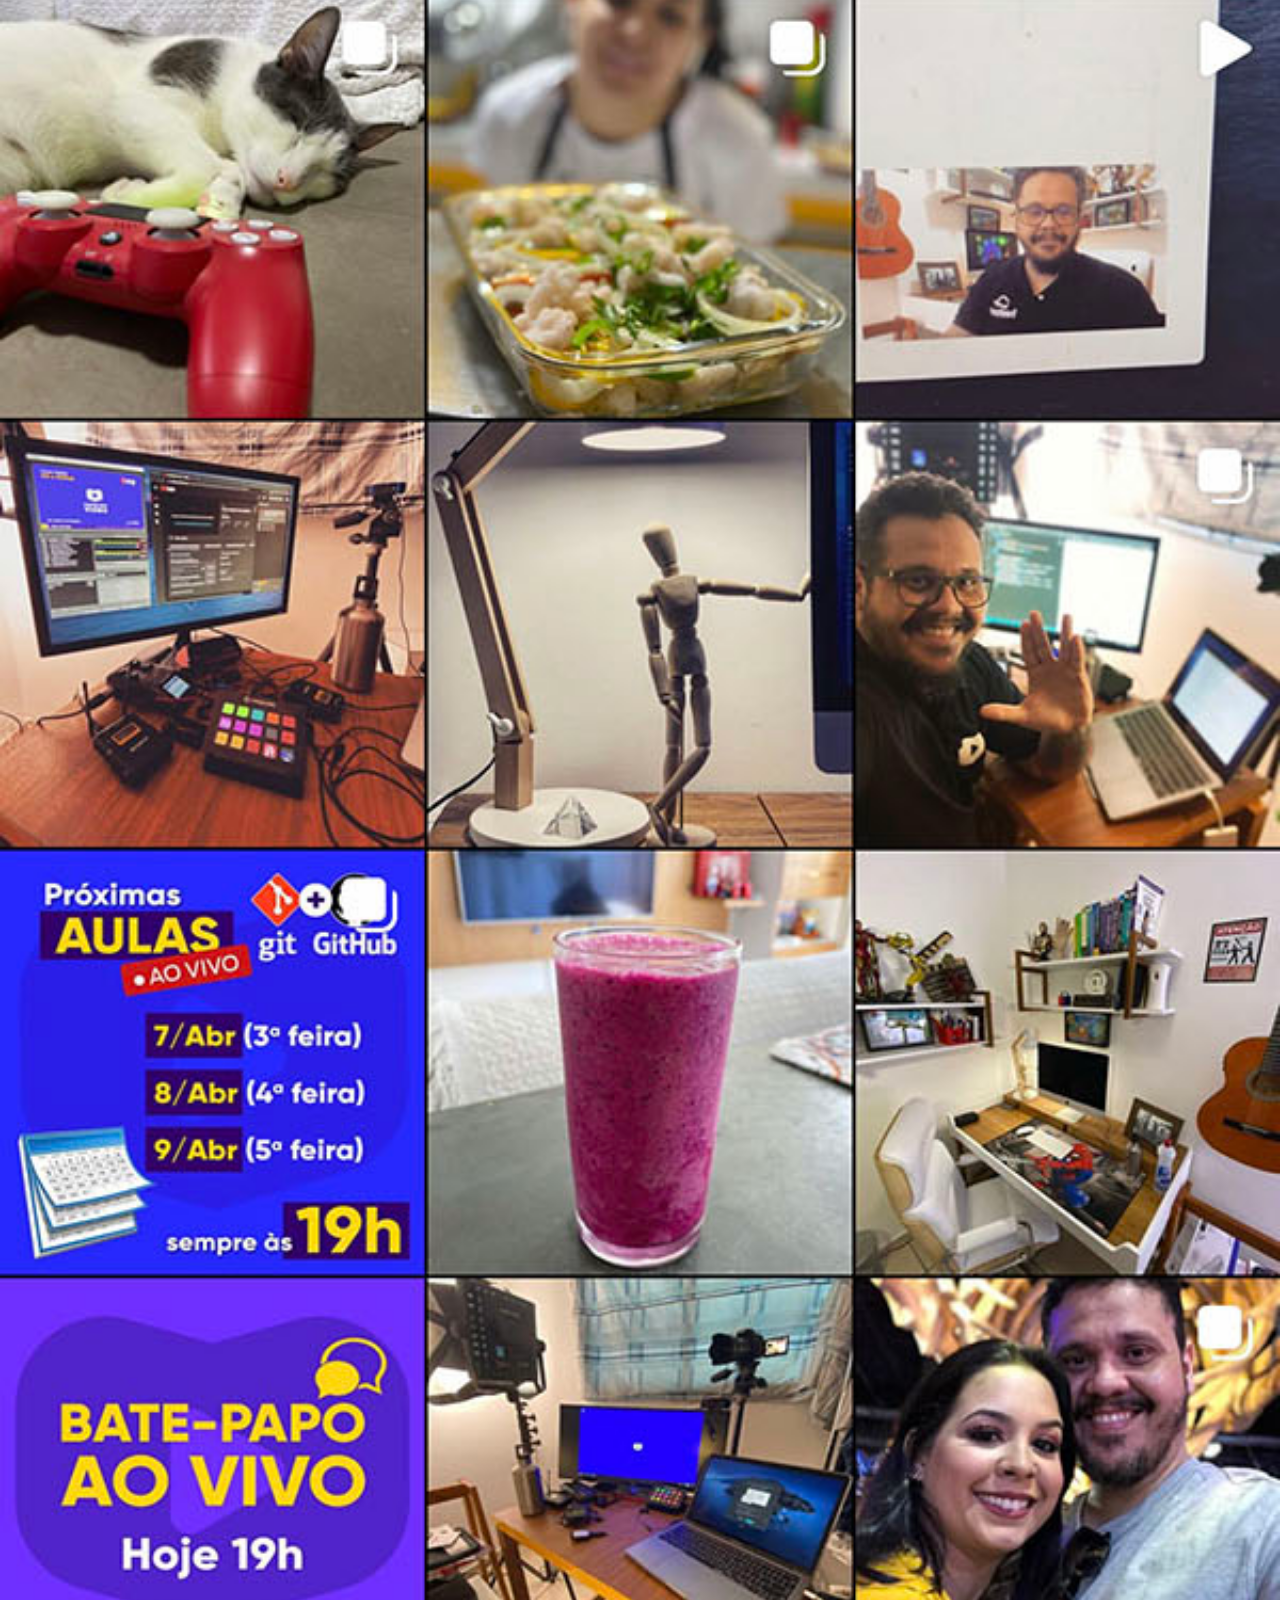
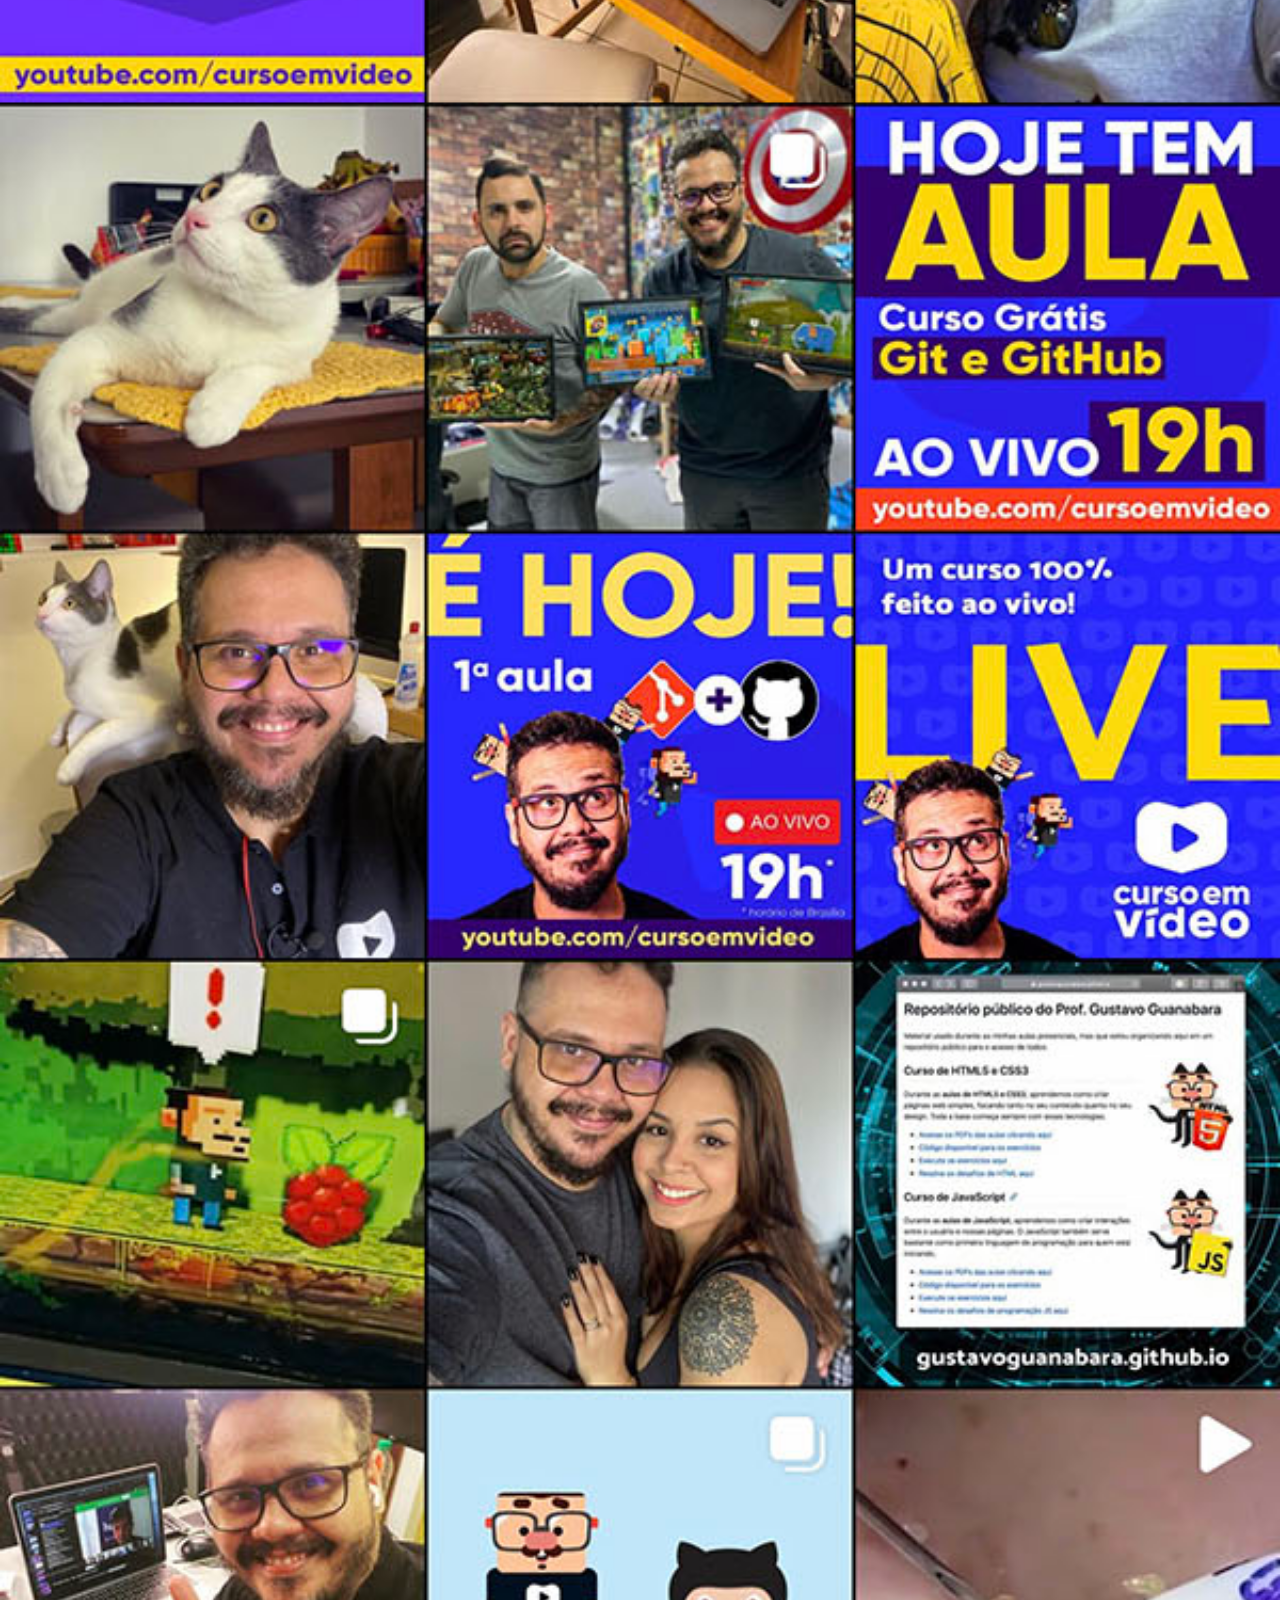
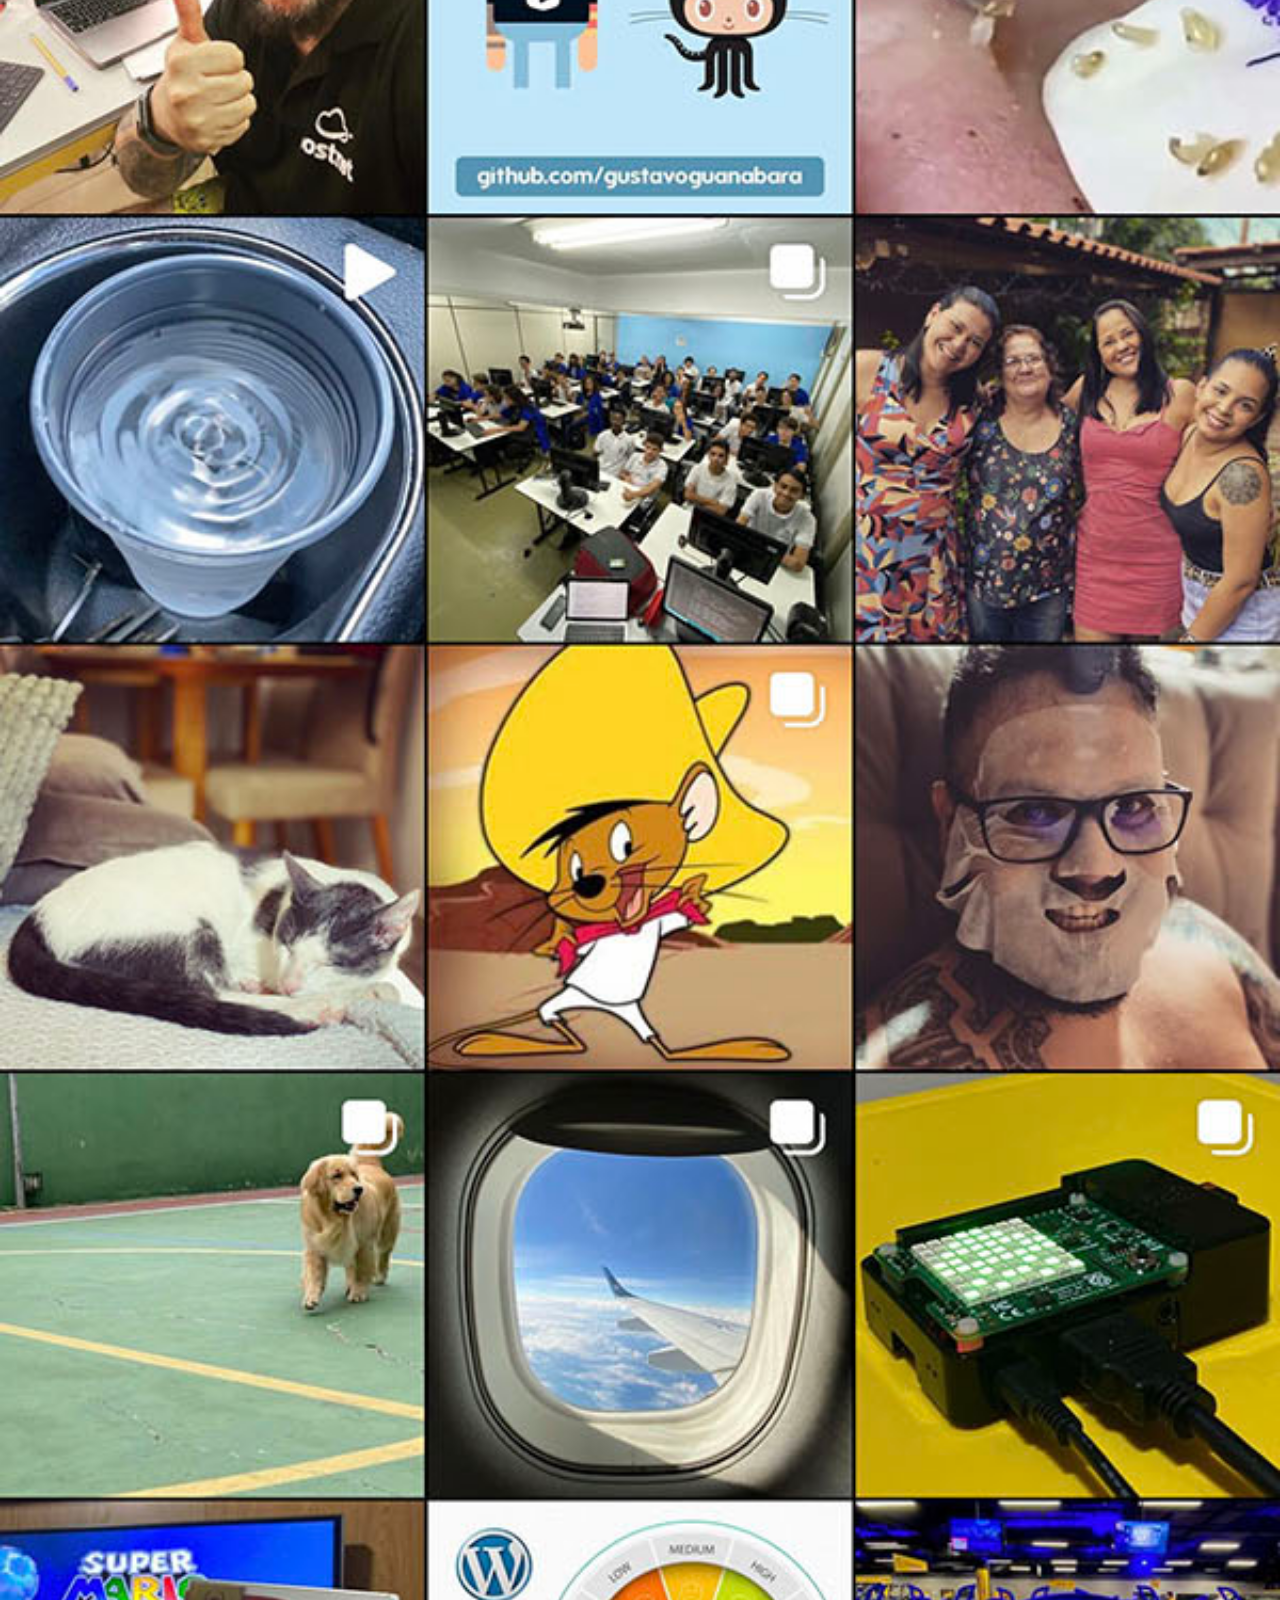
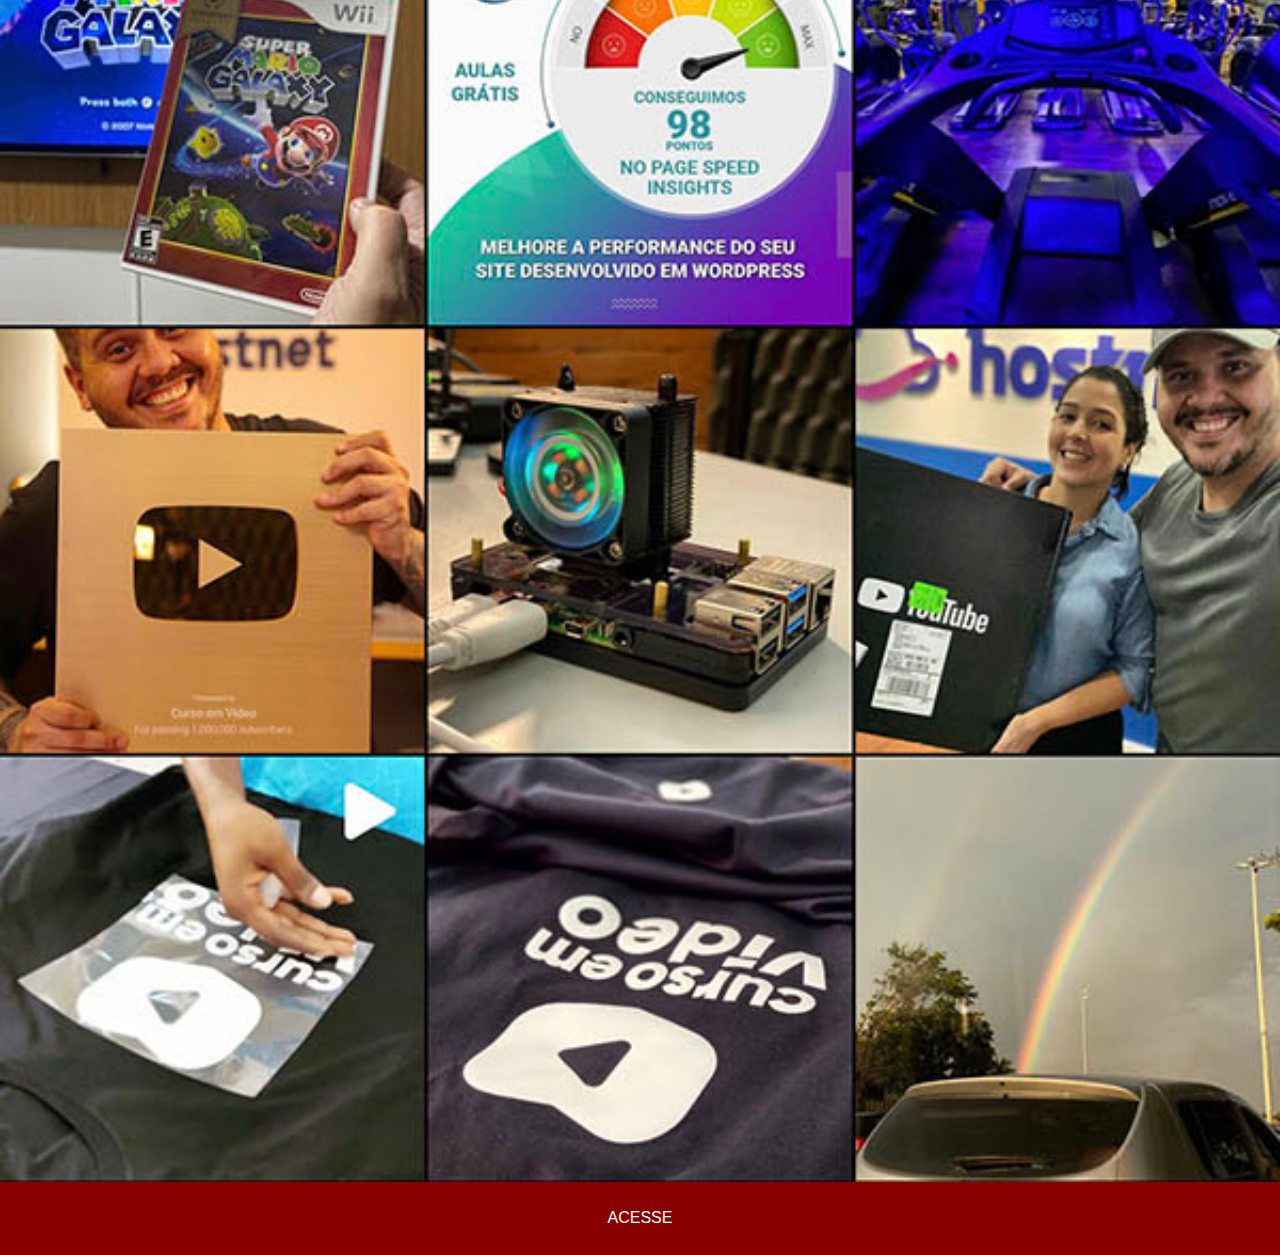
<file: tela-instagram.html>
<!DOCTYPE html>
<html lang='pt-BR'>
<head>
    <meta charset='UTF-8'>
    <meta name='viewport' content='width=device-width, initial-scale=1.0'>
    <title>tela-instagram</title>
    <link rel="stylesheet" href="estilos/social.css">
    <style>
        * {
            margin-bottom: -5px;
        }
    </style>
</head>
<body>
    <div>
        <img src="pacote-d013/imagens/tela-instagram.jpg">
        <a href="https://www.google.com.br" target="_blank">
            <div class="acesse">ACESSE</div>
        </a>
        <div>

</body>
</html>
</file>
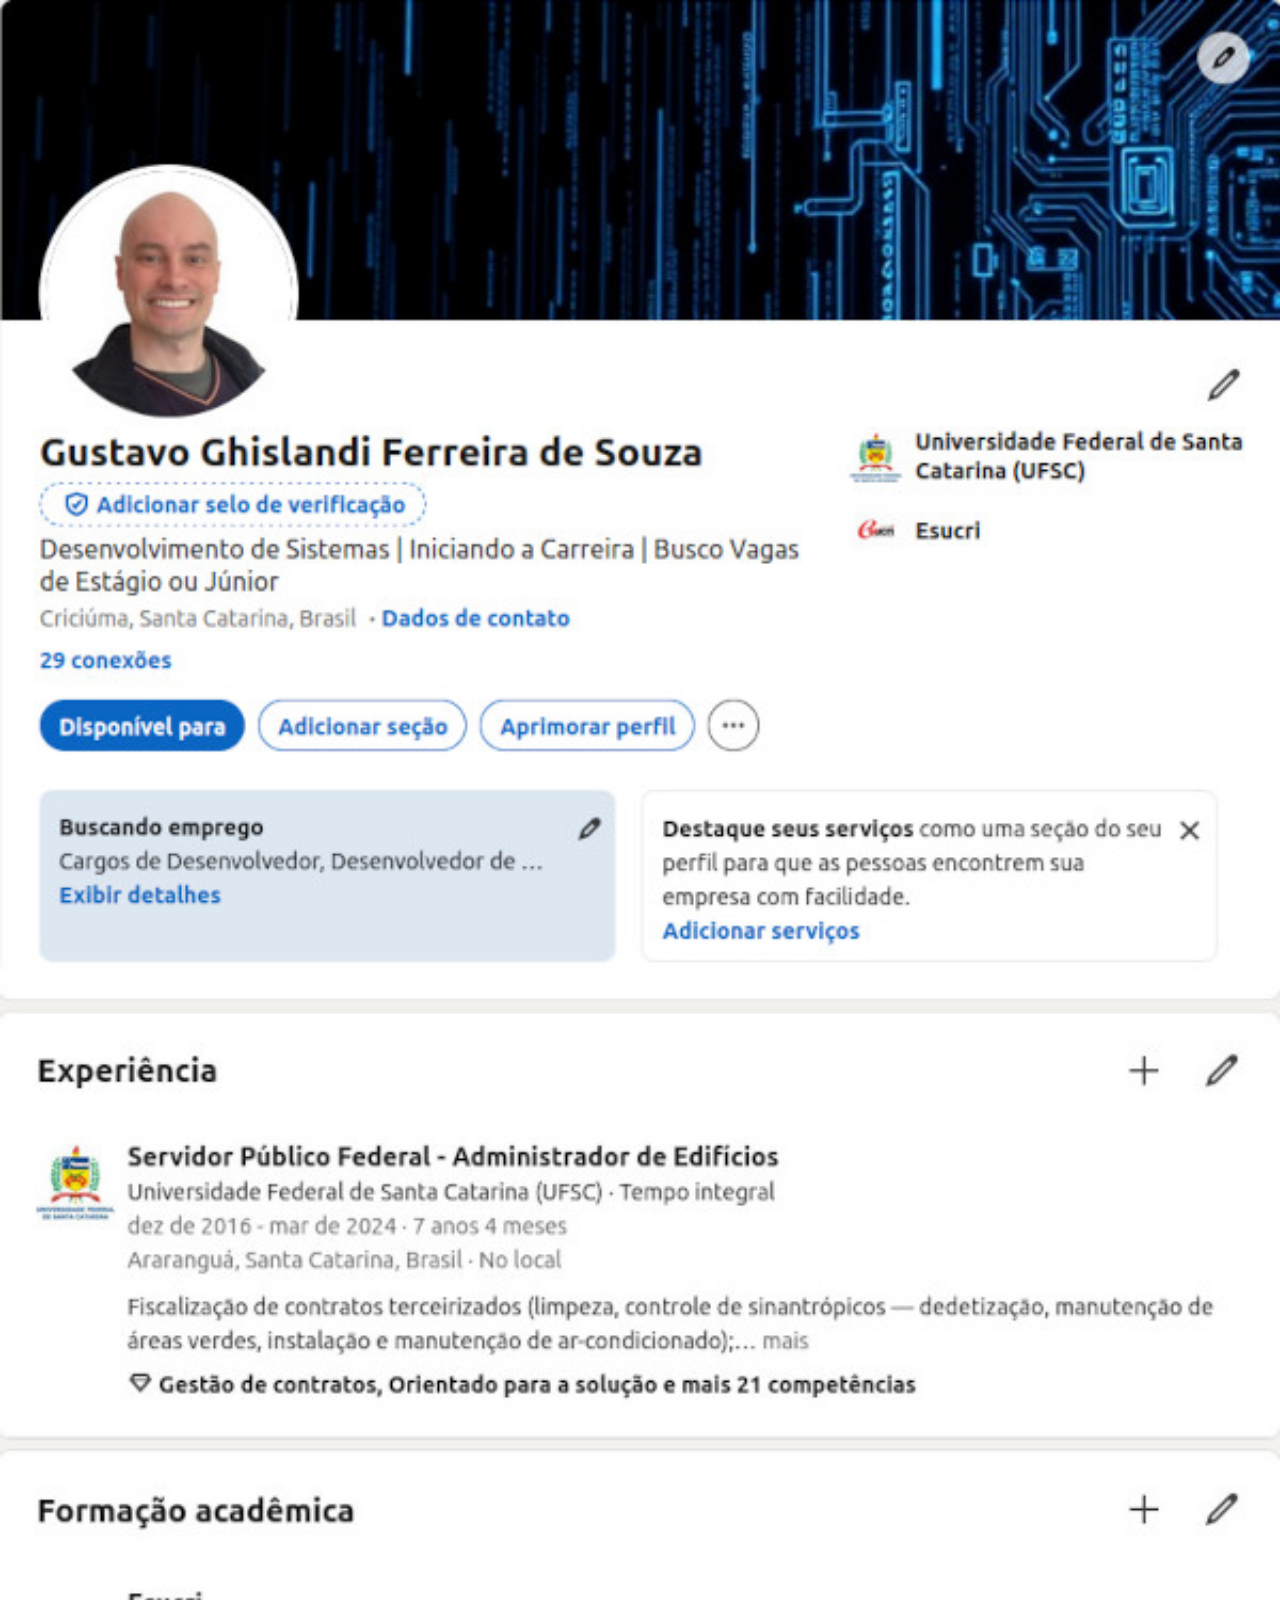
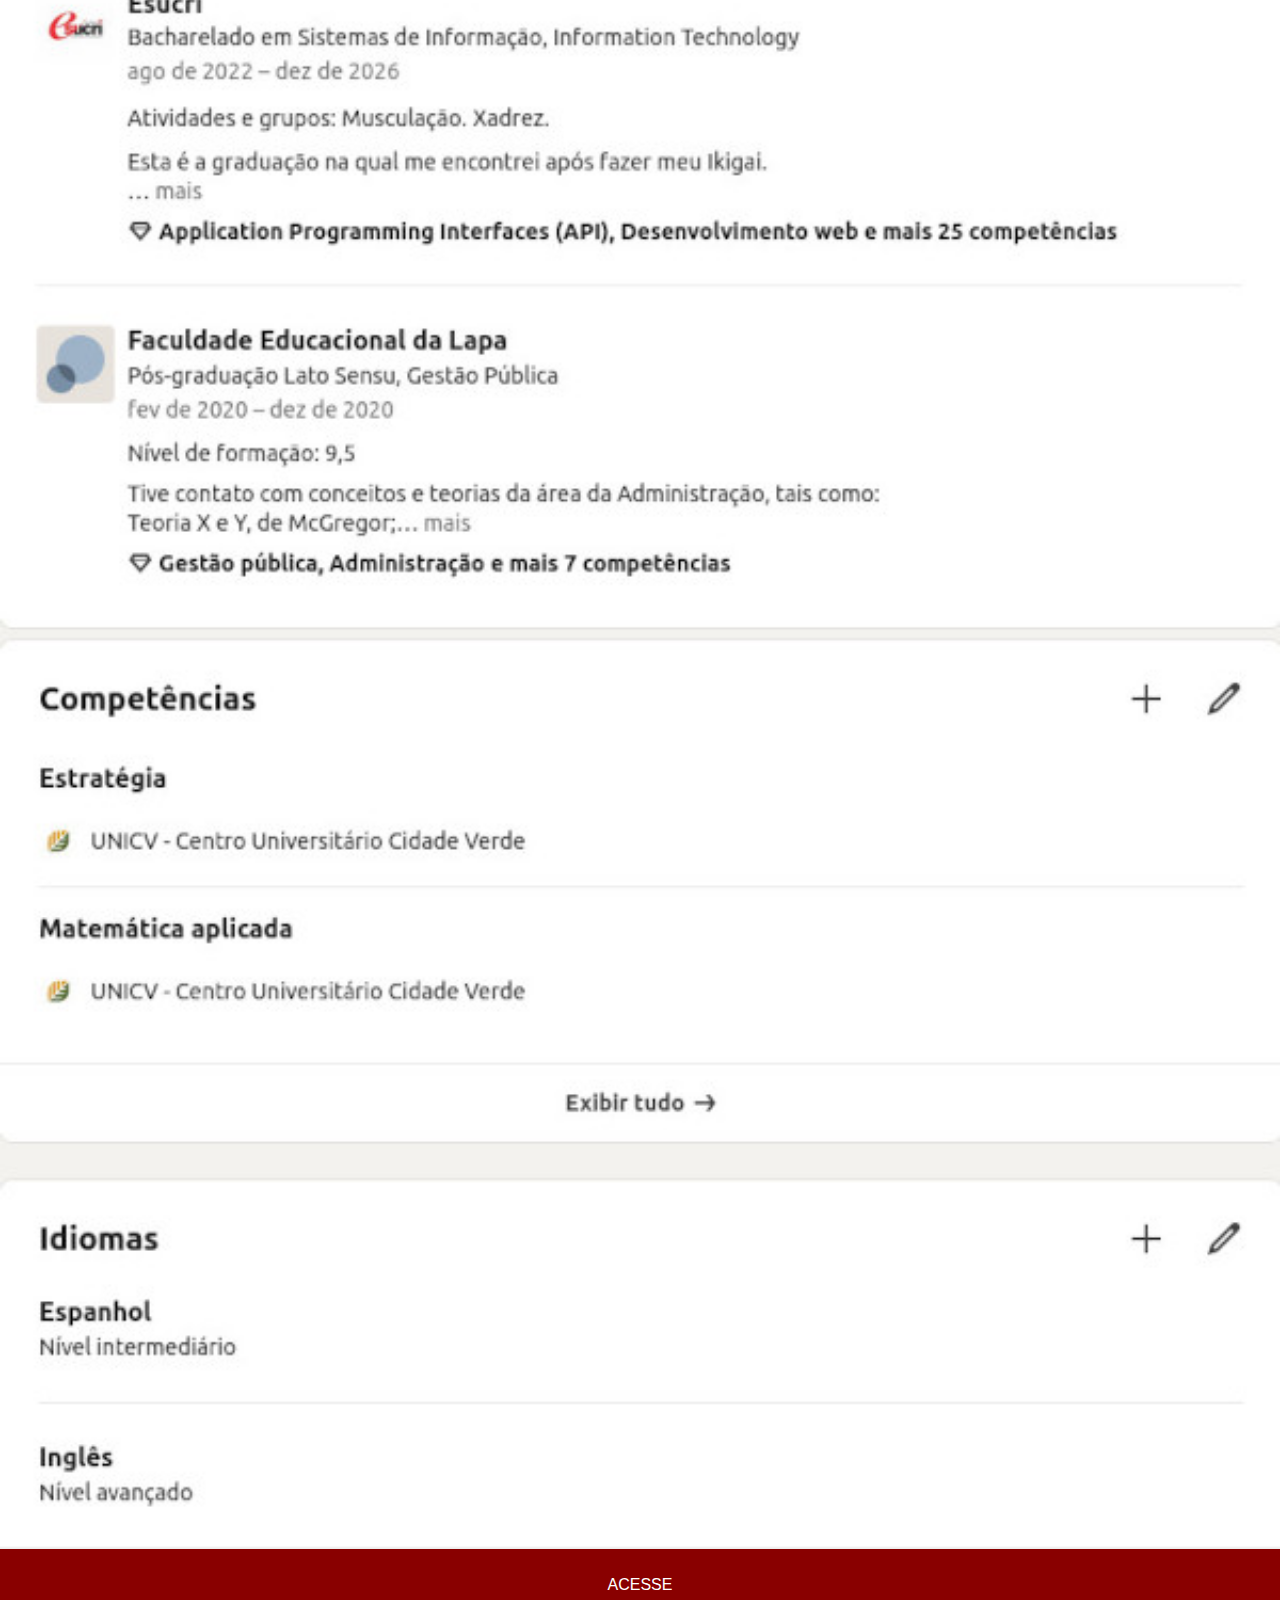
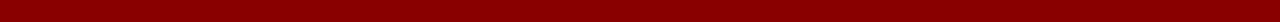
<file: tela-linkedin.html>
<!DOCTYPE html>
<html lang='pt-BR'>
<head>
    <meta charset='UTF-8'>
    <meta name='viewport' content='width=device-width, initial-scale=1.0'>
    <title>tela-linkedin</title>
    <link rel="stylesheet" href="estilos/social.css">
    <style>
        * {
            margin-bottom: -5px;
        }
    </style>
</head>
<body>
    <div>
        <img src="pacote-d013/imagens/tela-linkedin.jpg">
        <a href="https://www.linkedin.com/in/ggfs/" target="_blank">
            <div class="acesse">ACESSE</div>
        </a>
        <div>

</body>
</html>
</file>
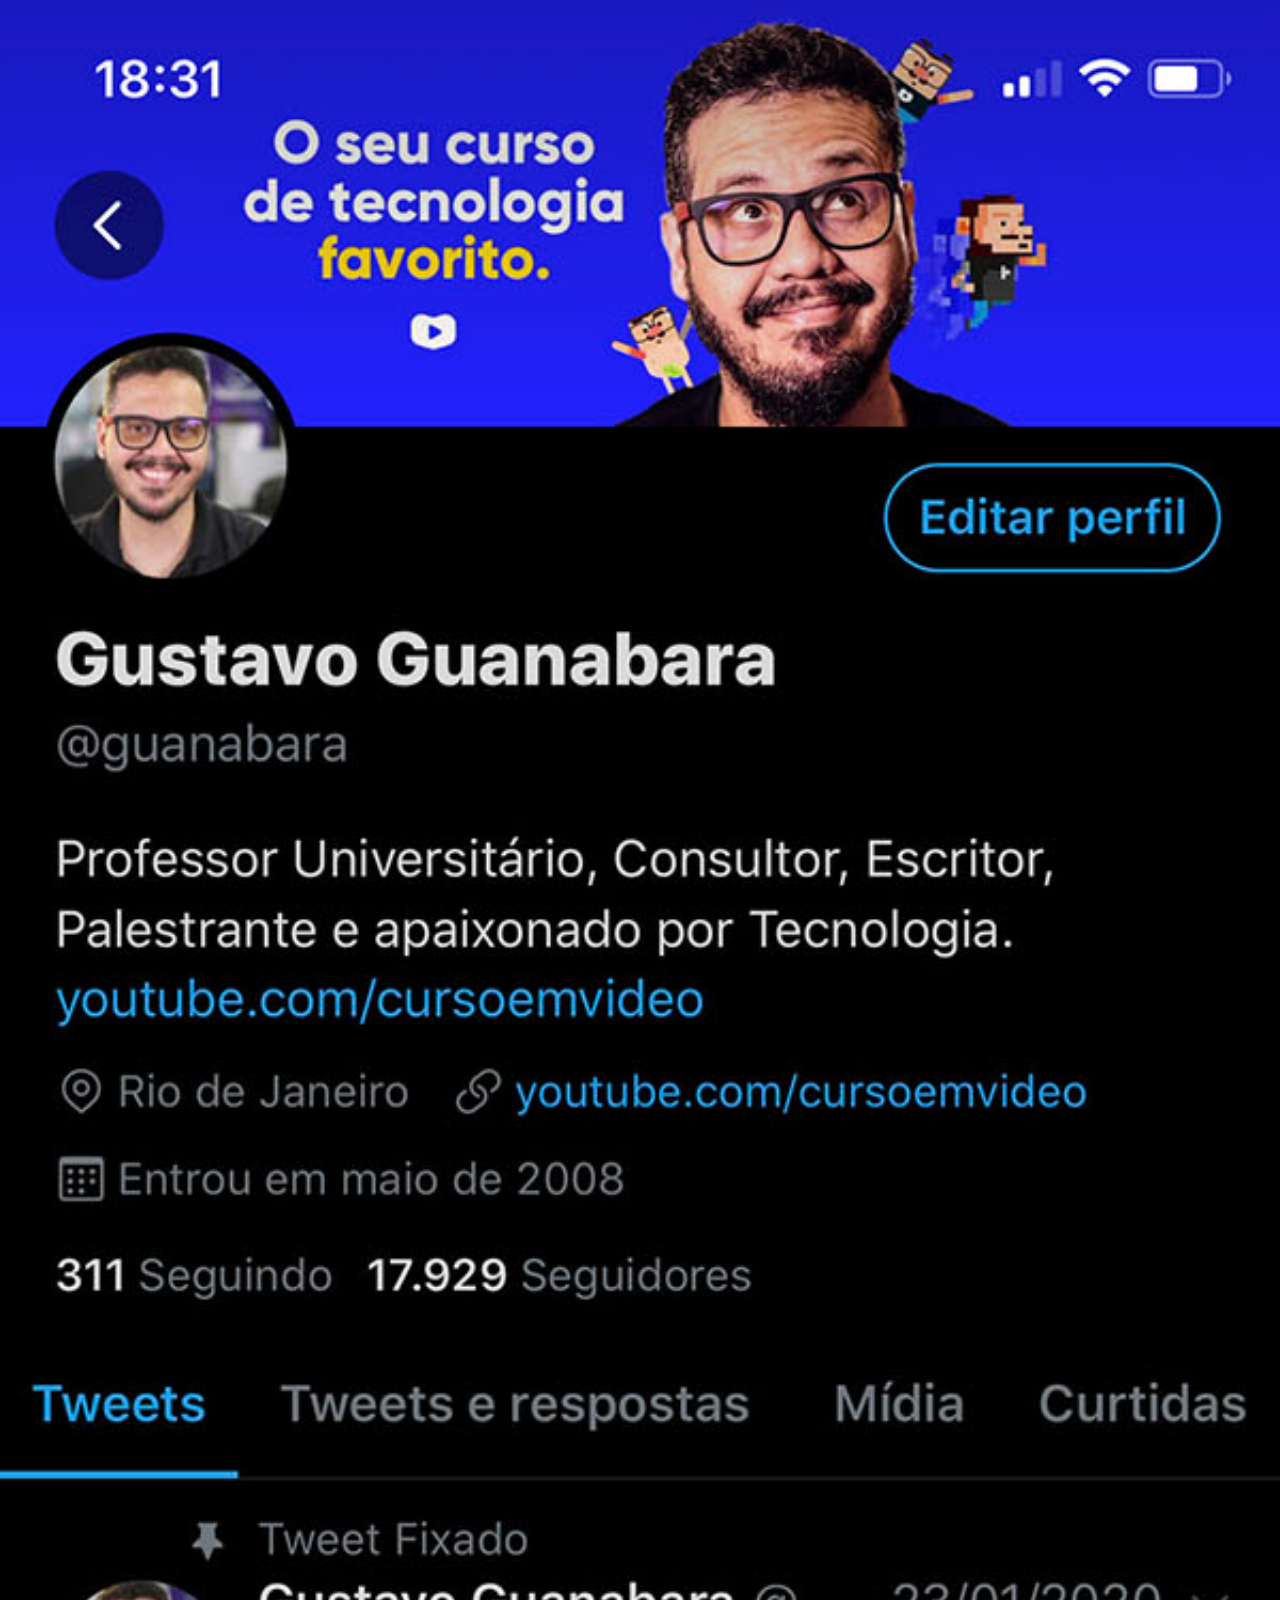
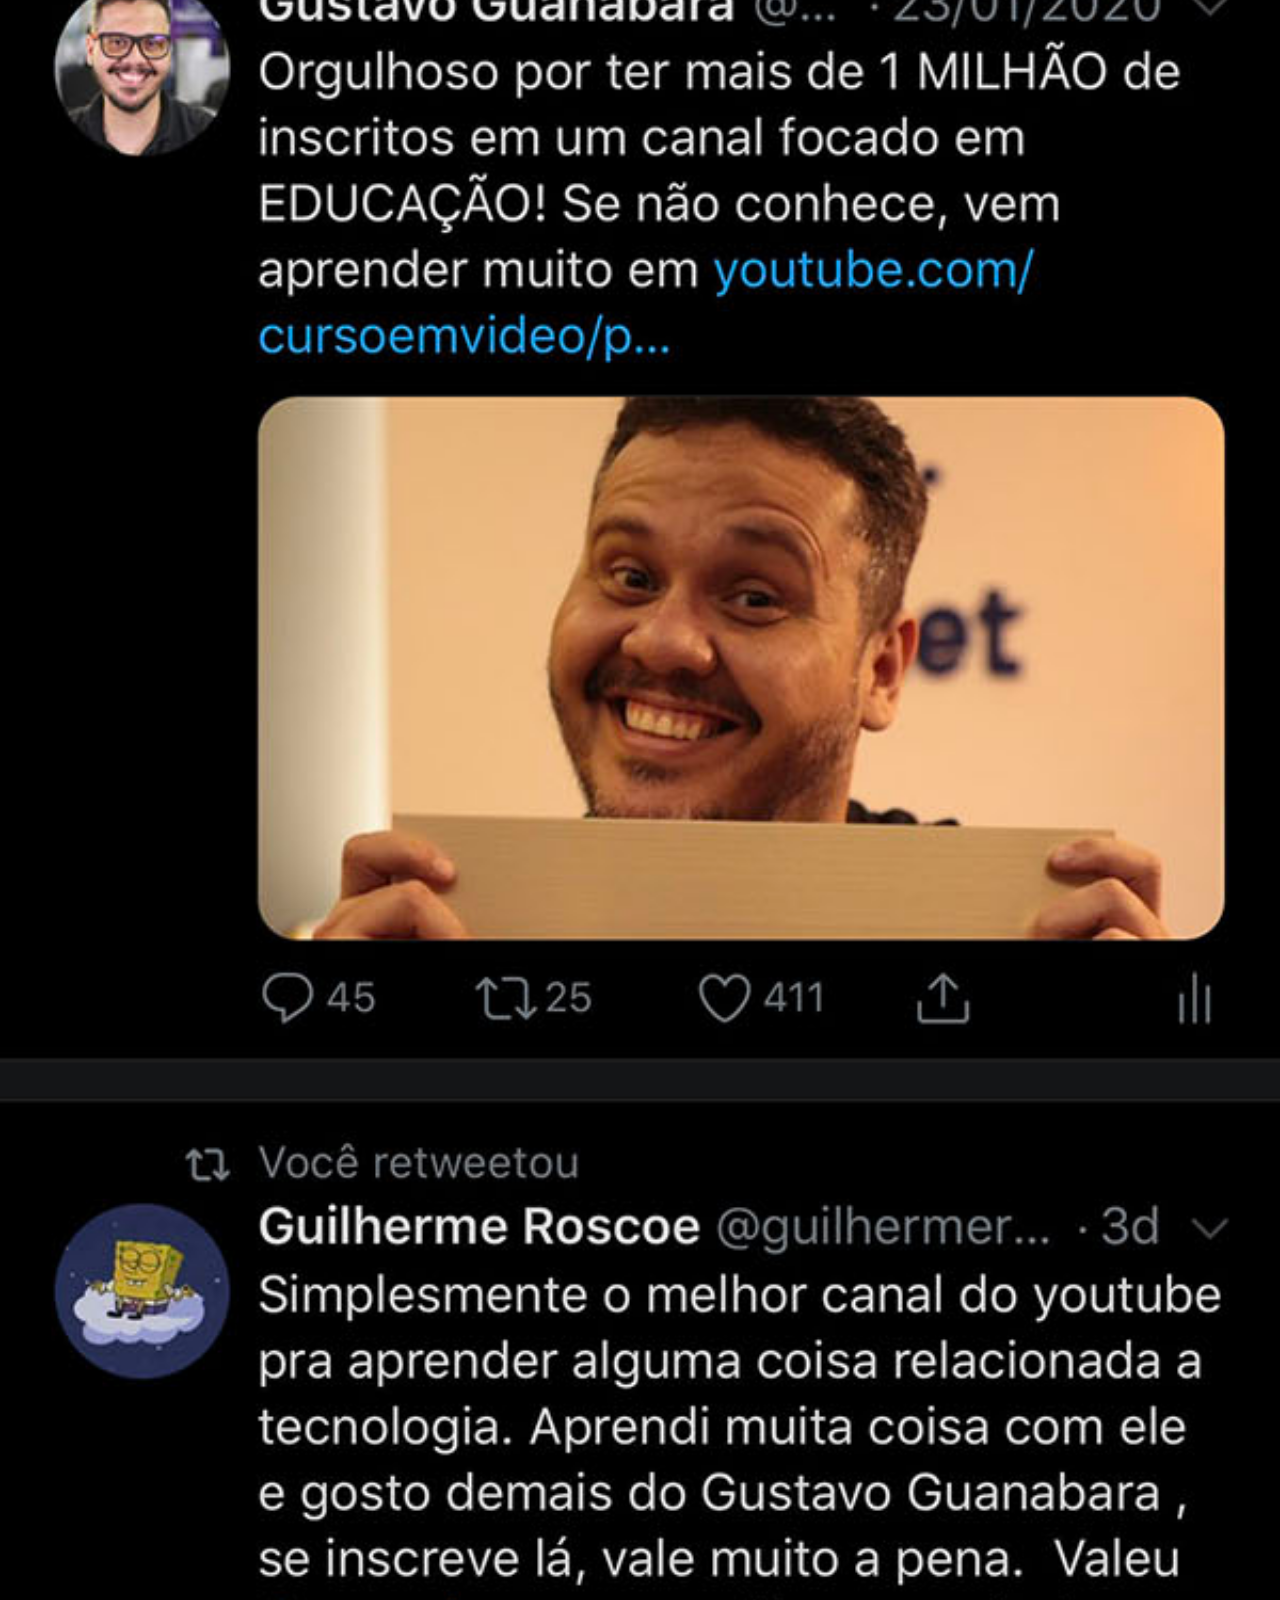
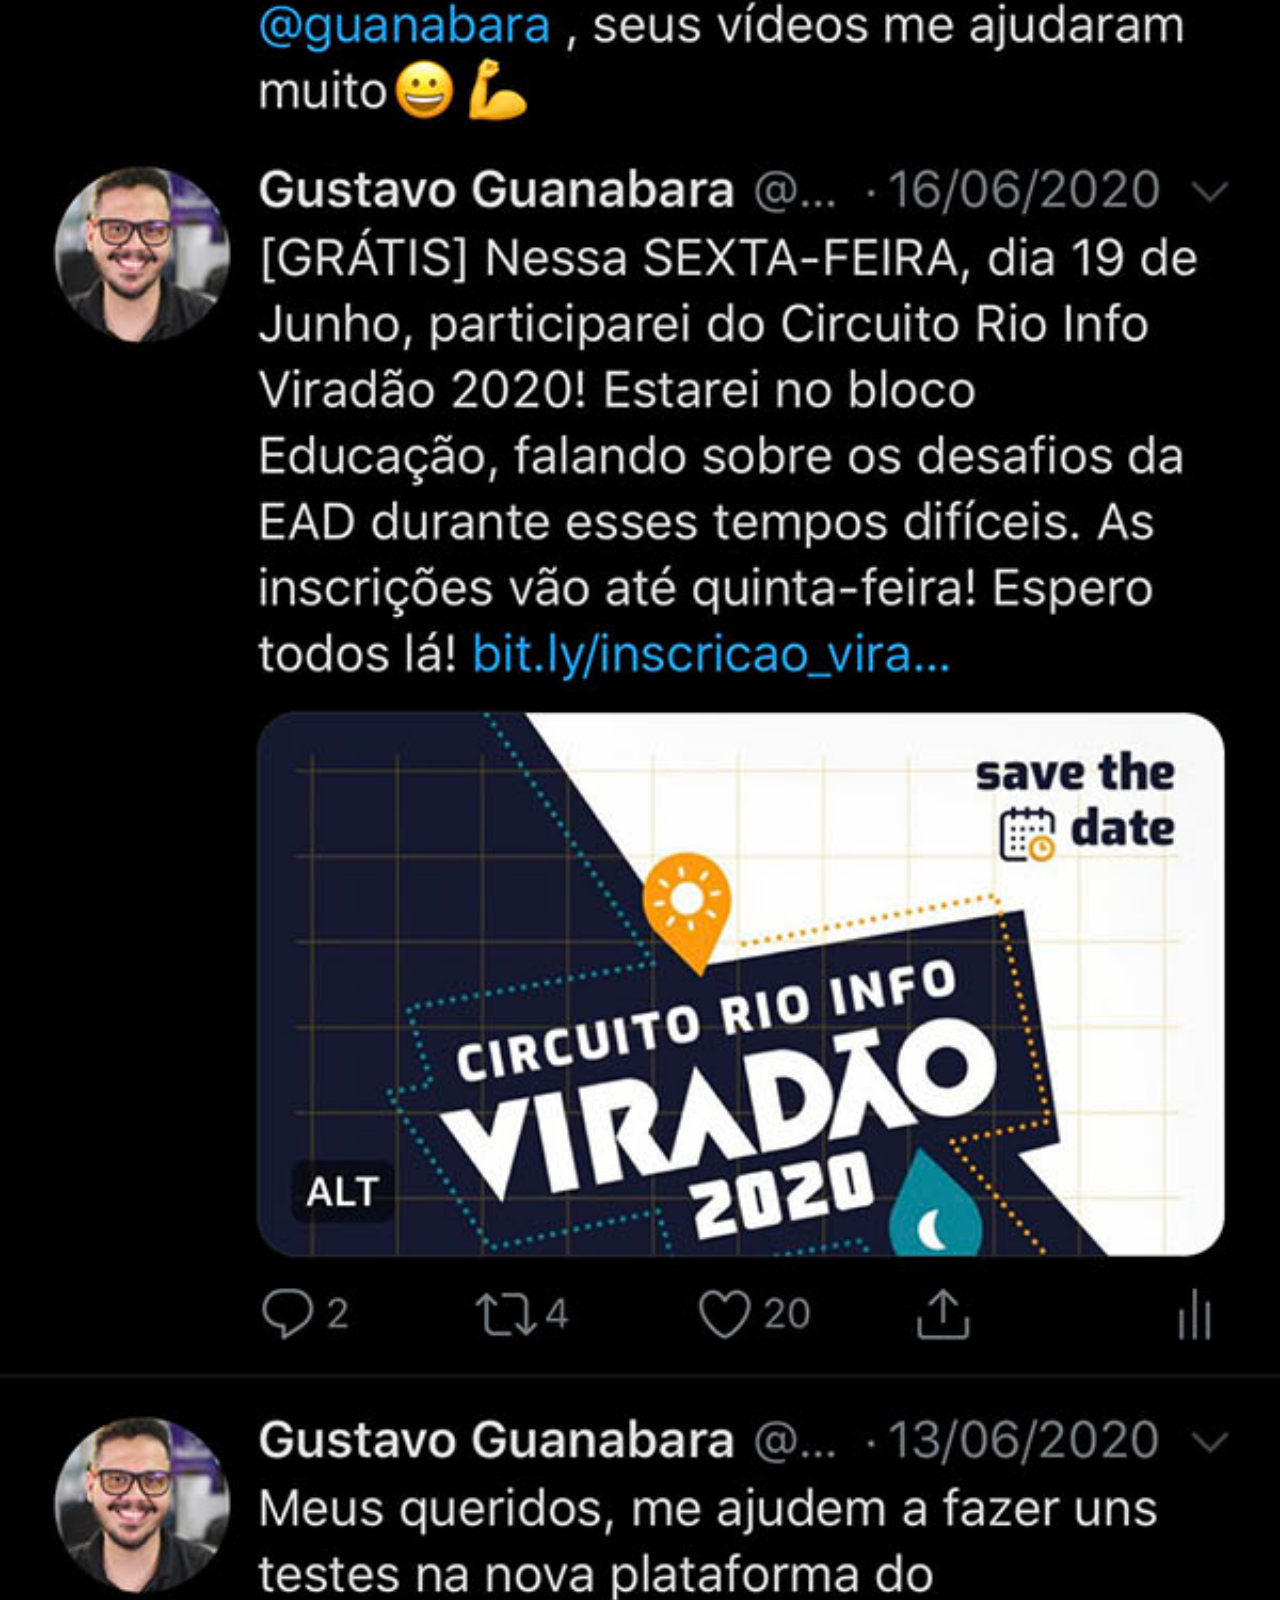
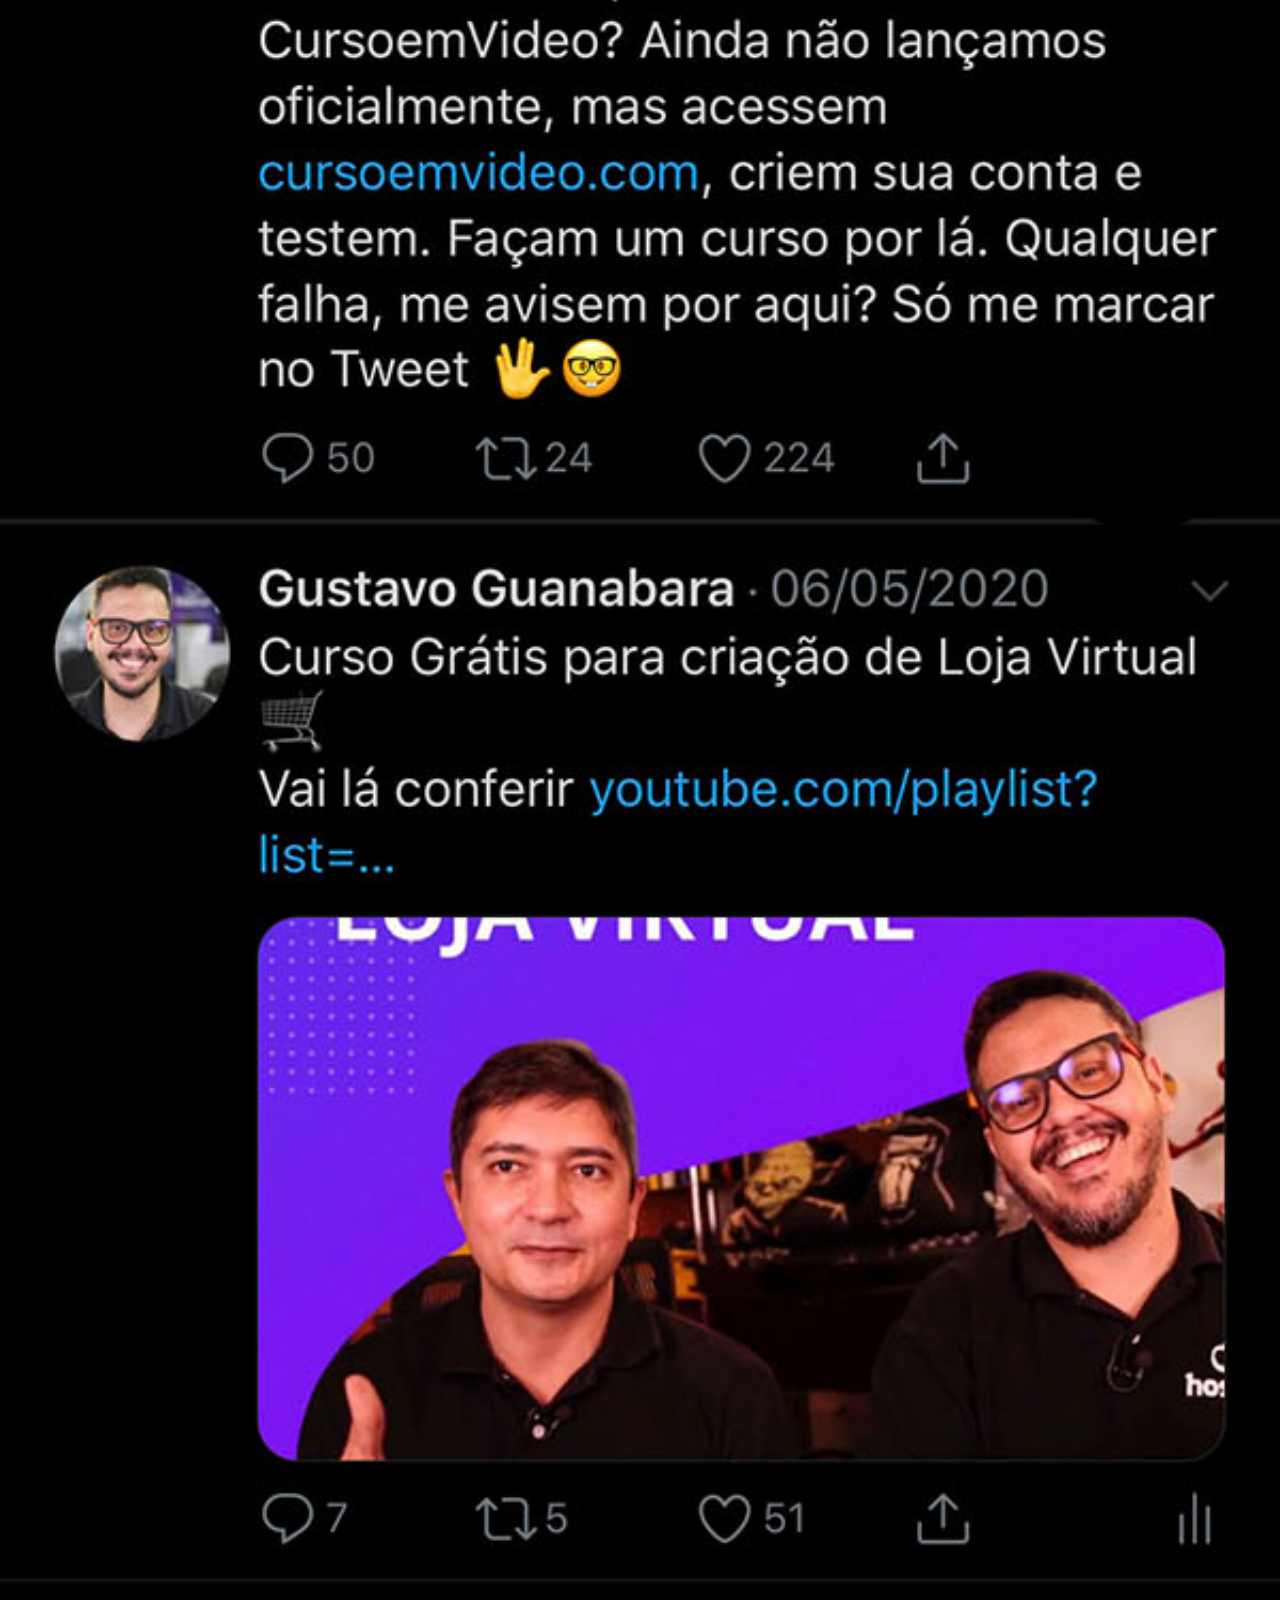
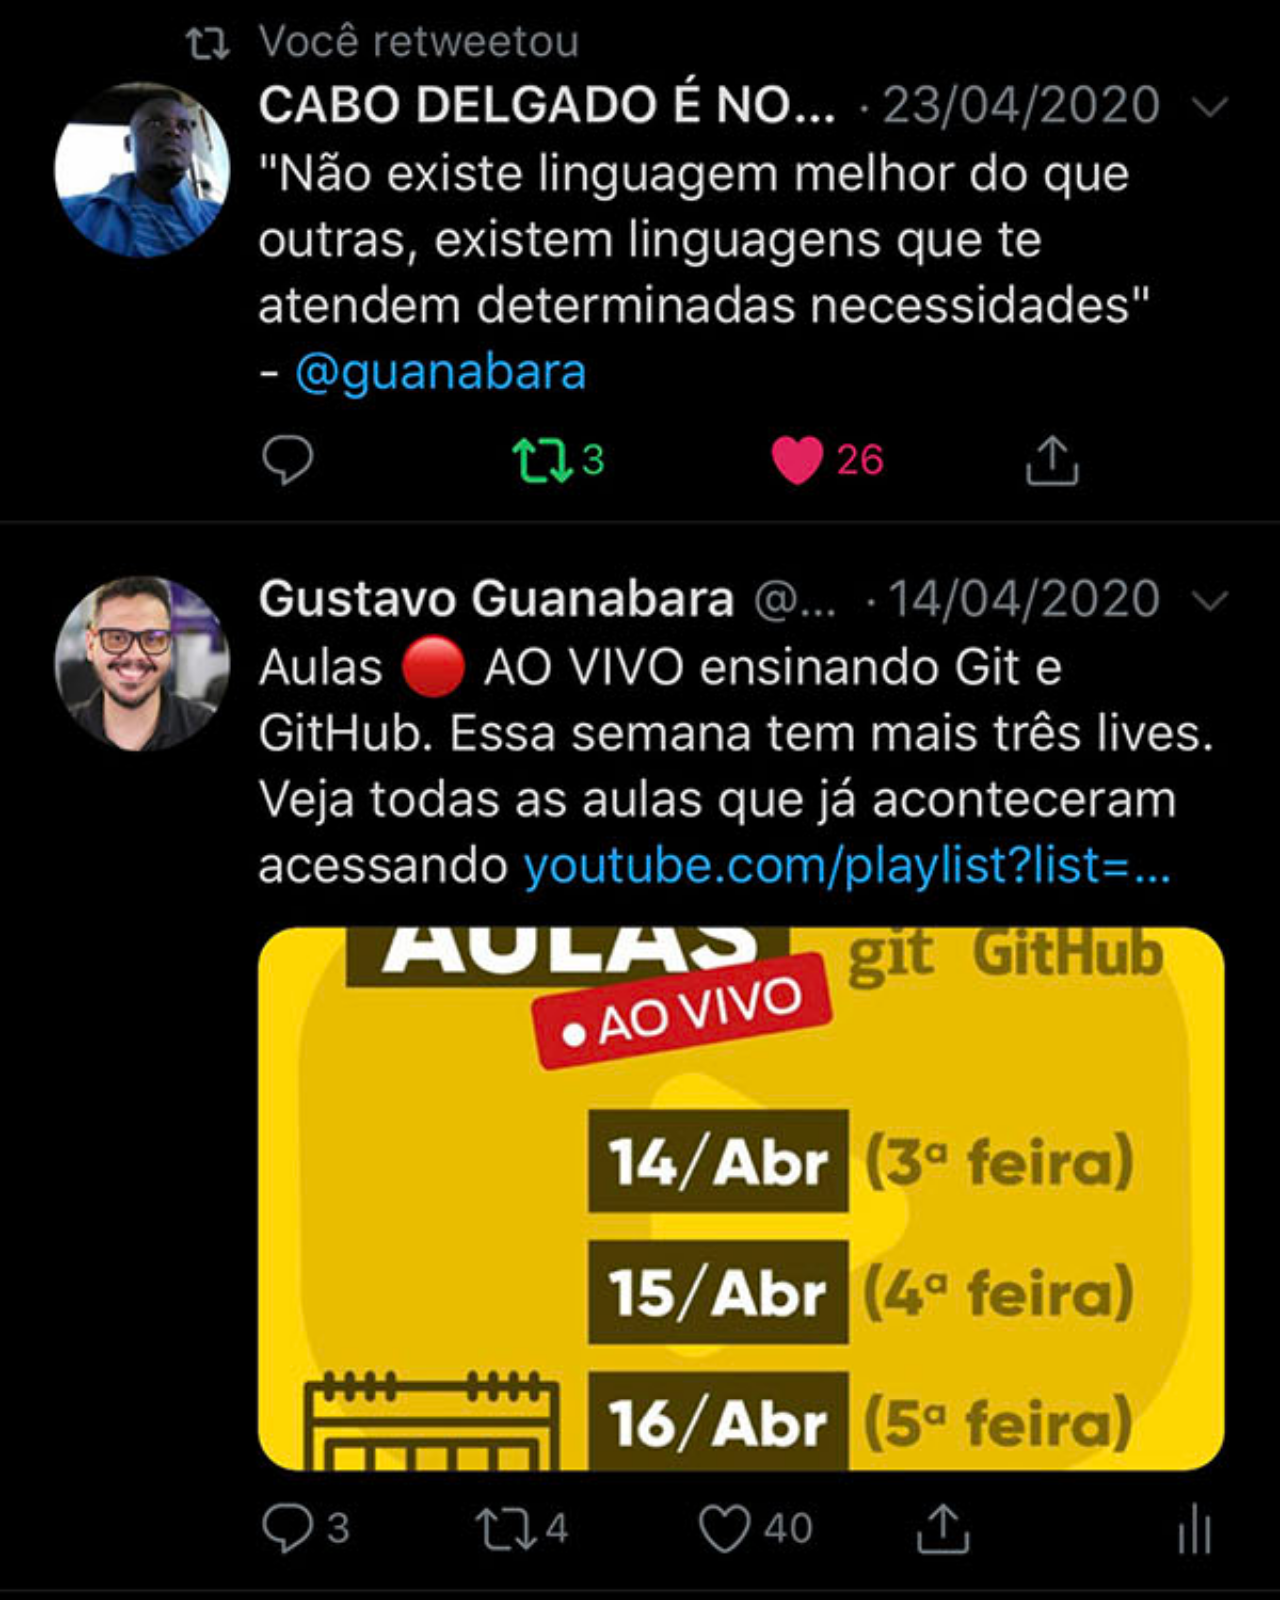
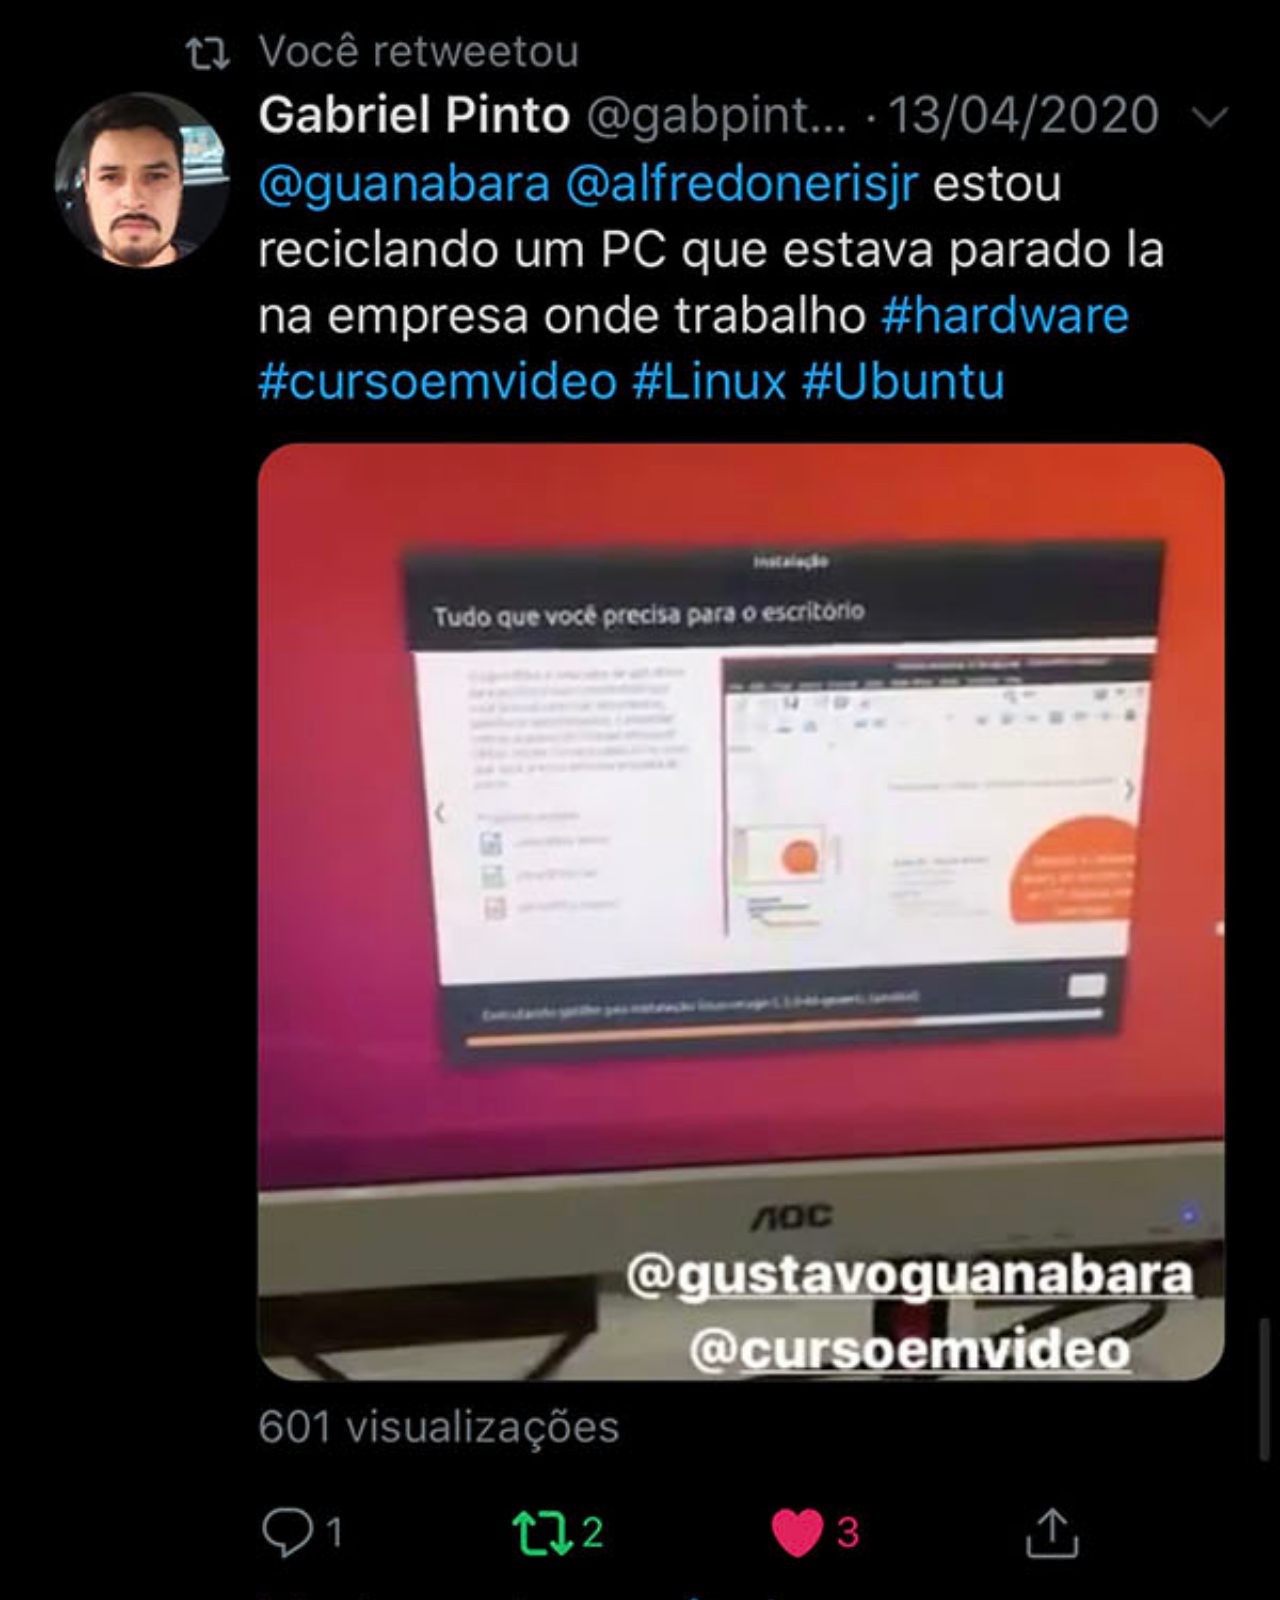
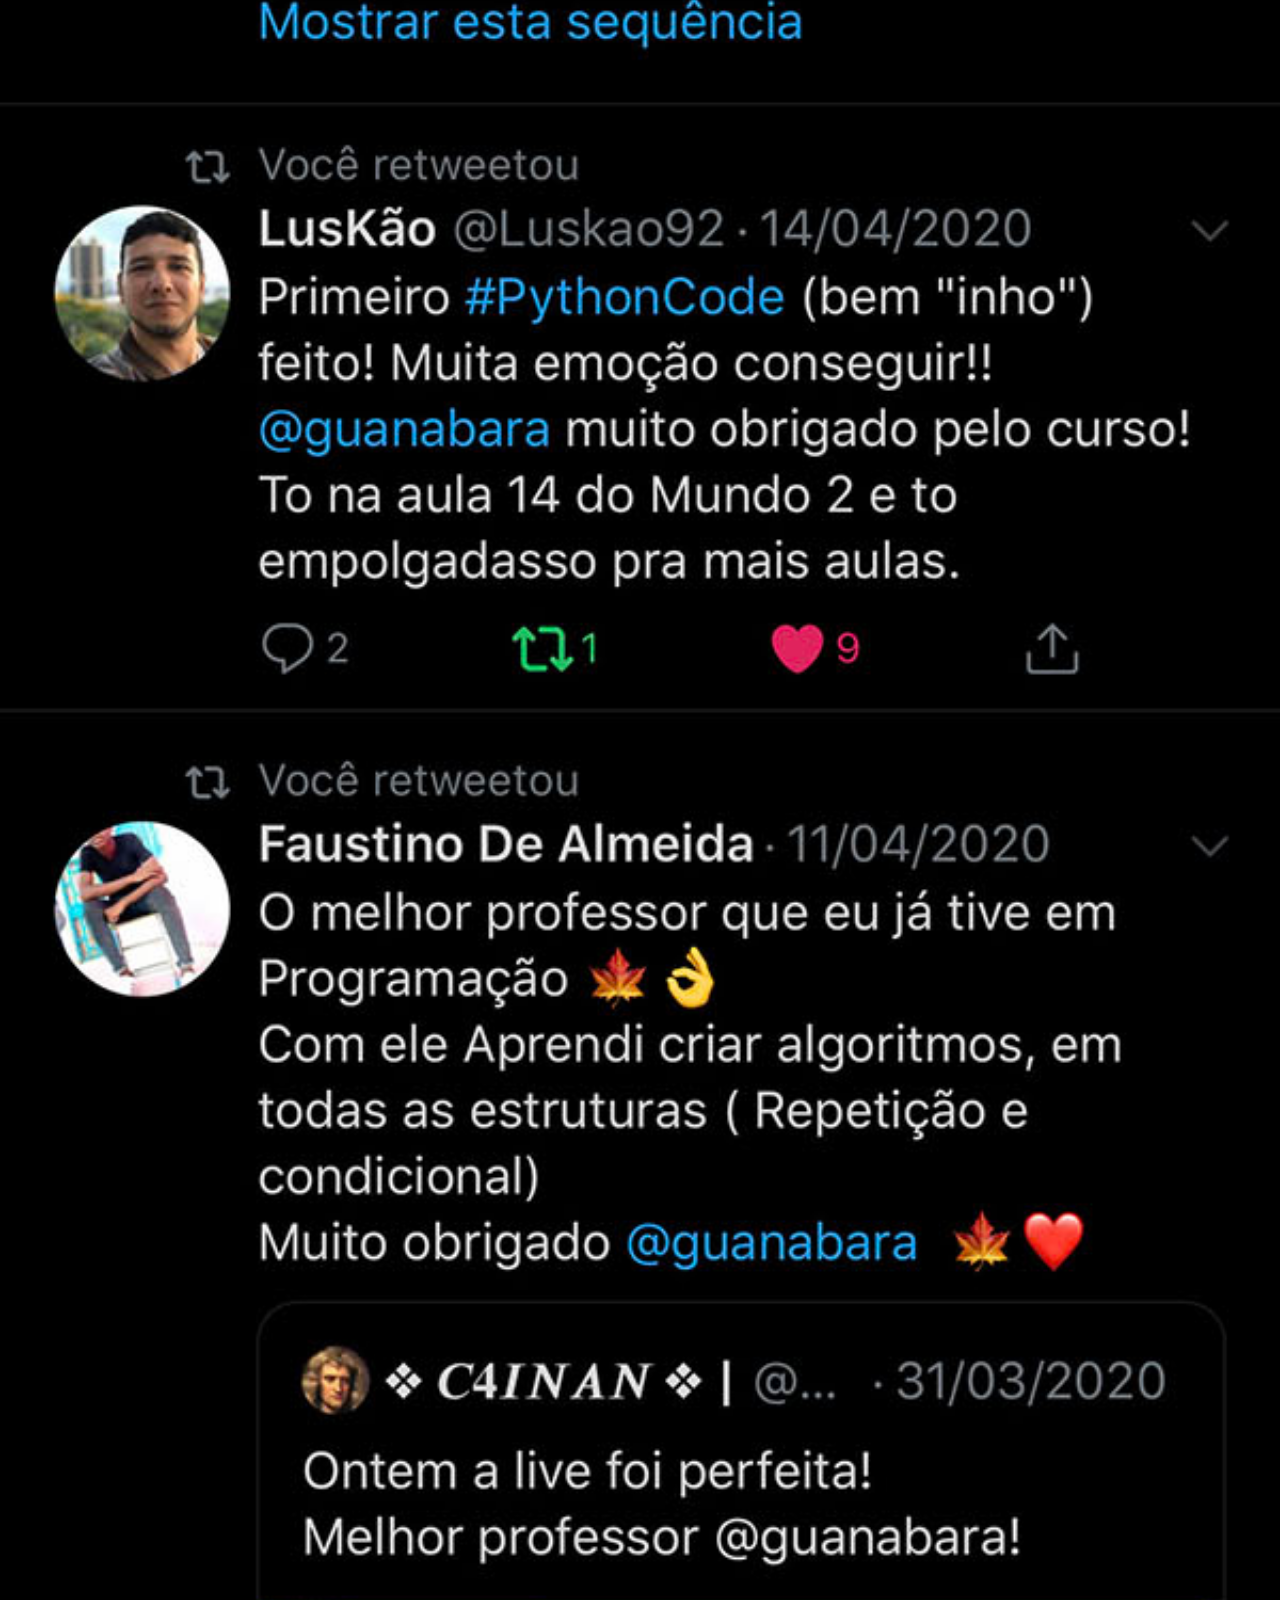
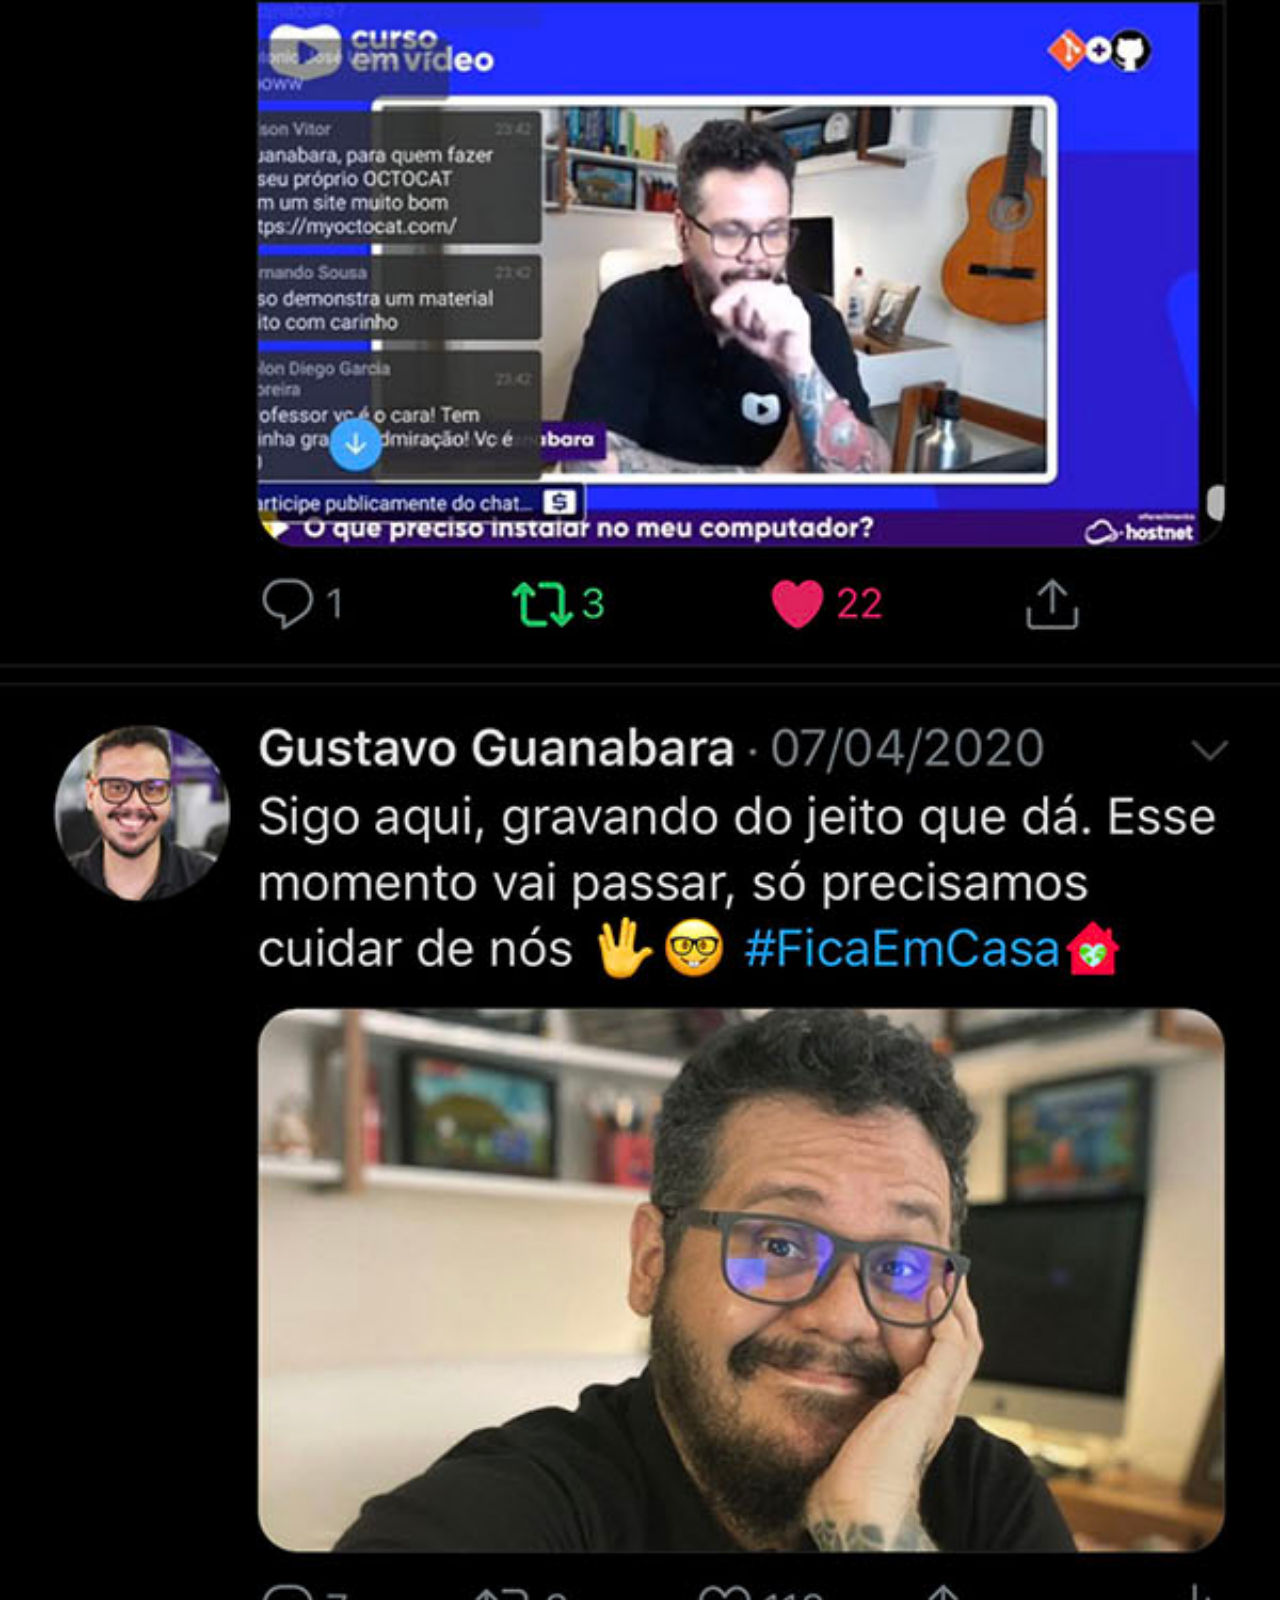
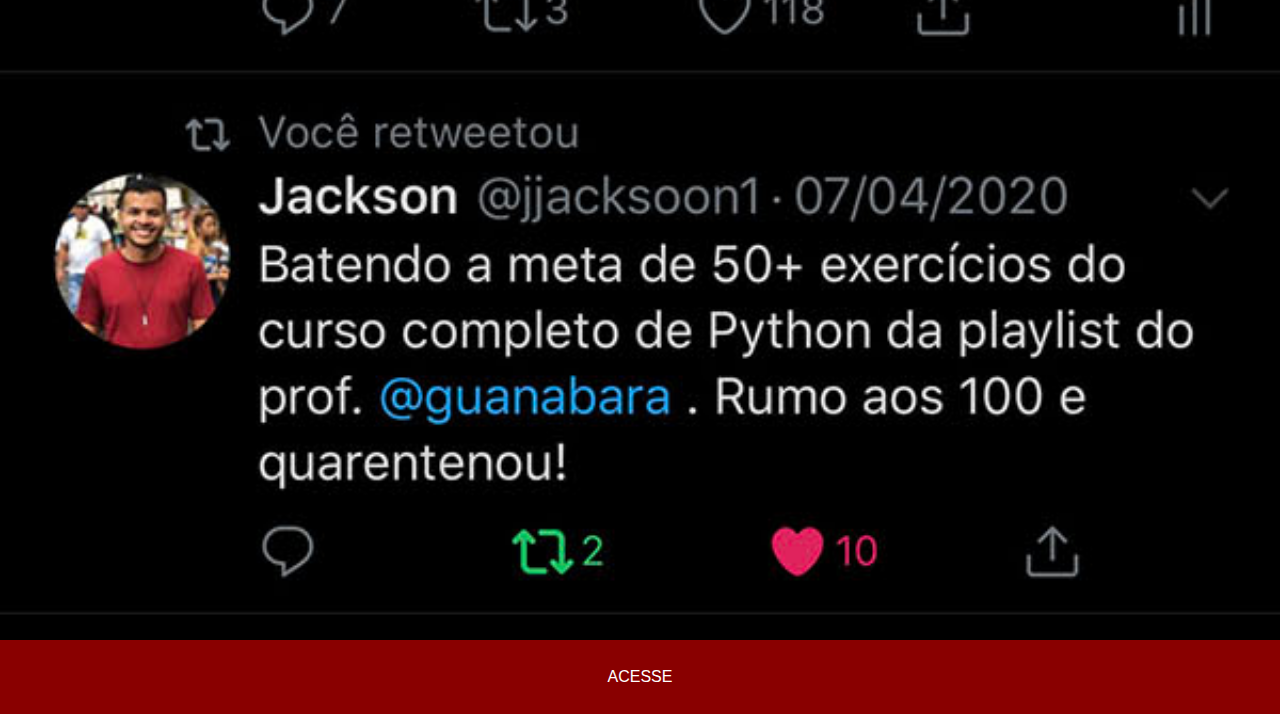
<file: tela-twitter.html>
<!DOCTYPE html>
<html lang='pt-BR'>
<head>
    <meta charset='UTF-8'>
    <meta name='viewport' content='width=device-width, initial-scale=1.0'>
    <title>tela-twitter</title>
    <link rel="stylesheet" href="estilos/social.css">
</head>
<body>
    <div>
        <img src="pacote-d013/imagens/tela-twitter.jpg">
        <a href="https://www.google.com.br" target="_blank">
            <div class="acesse">ACESSE</div>
        </a>
        <div>

</body>
</html>
</file>
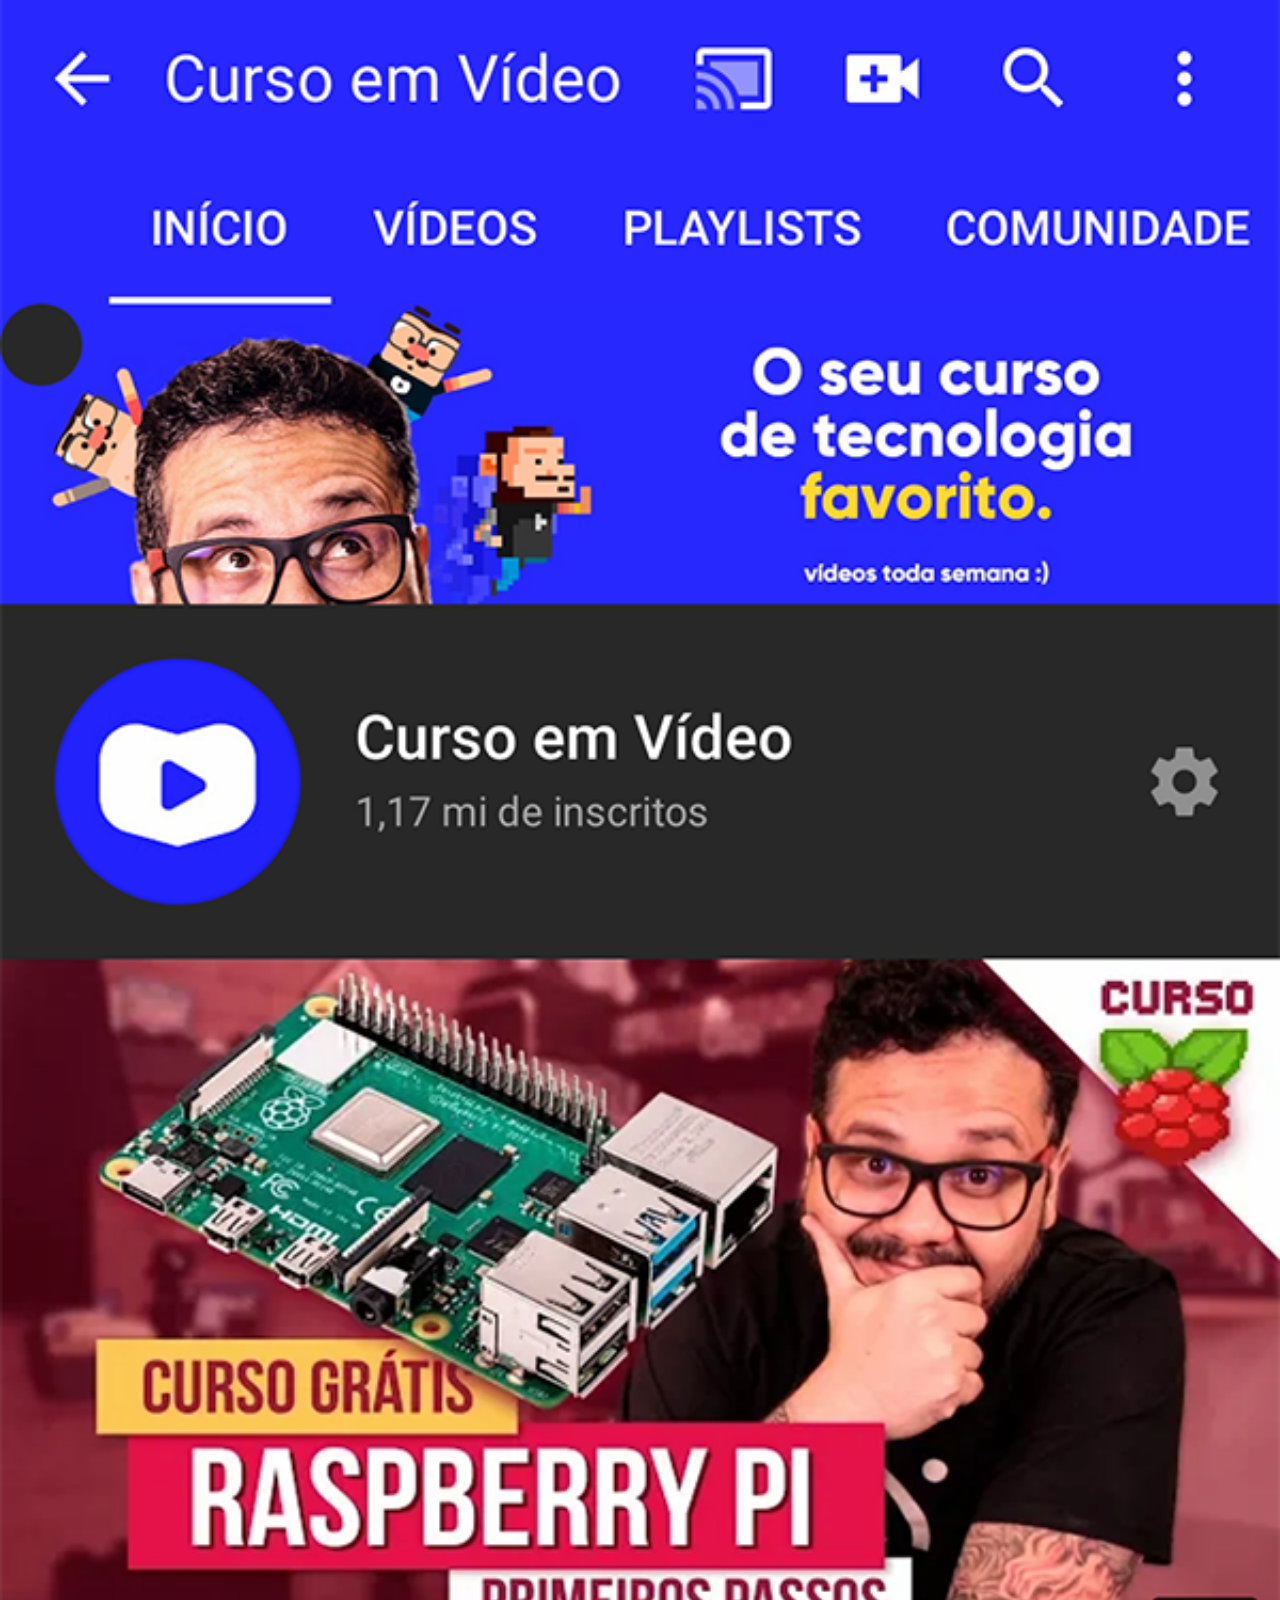
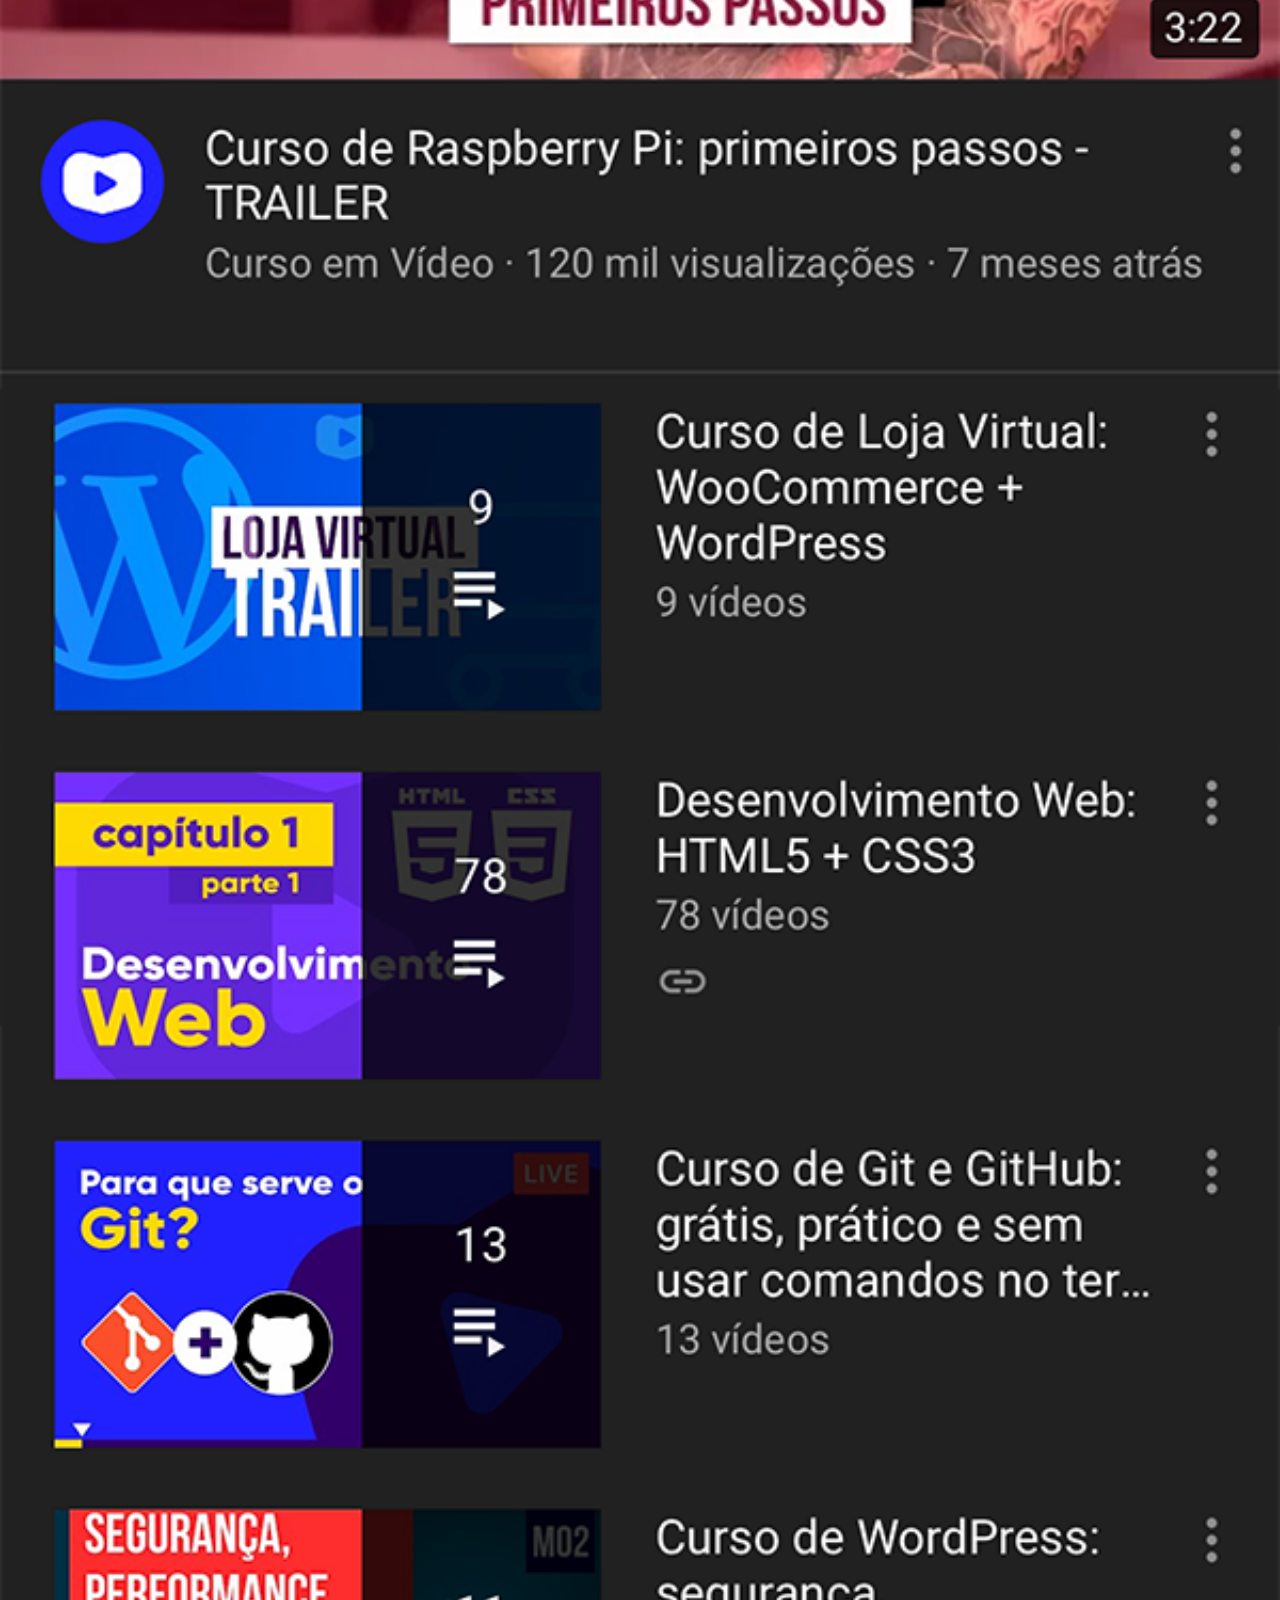
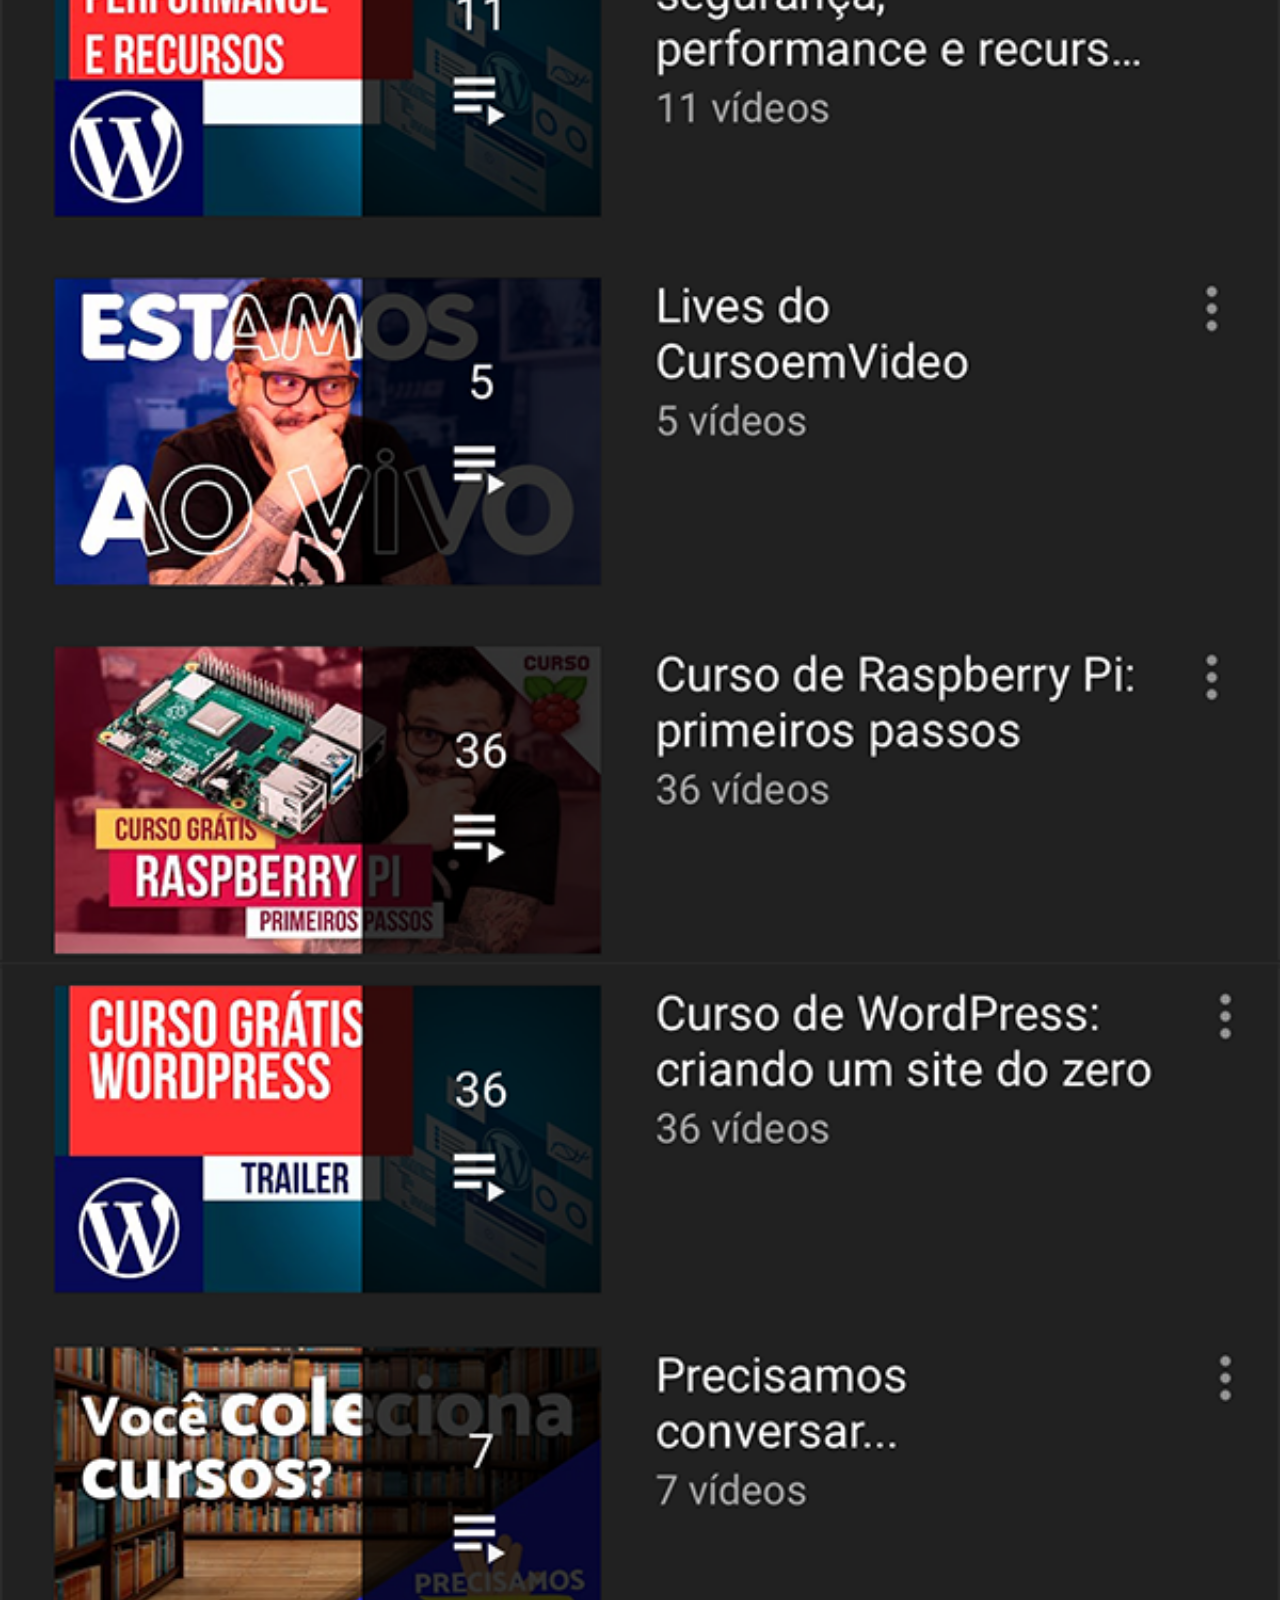
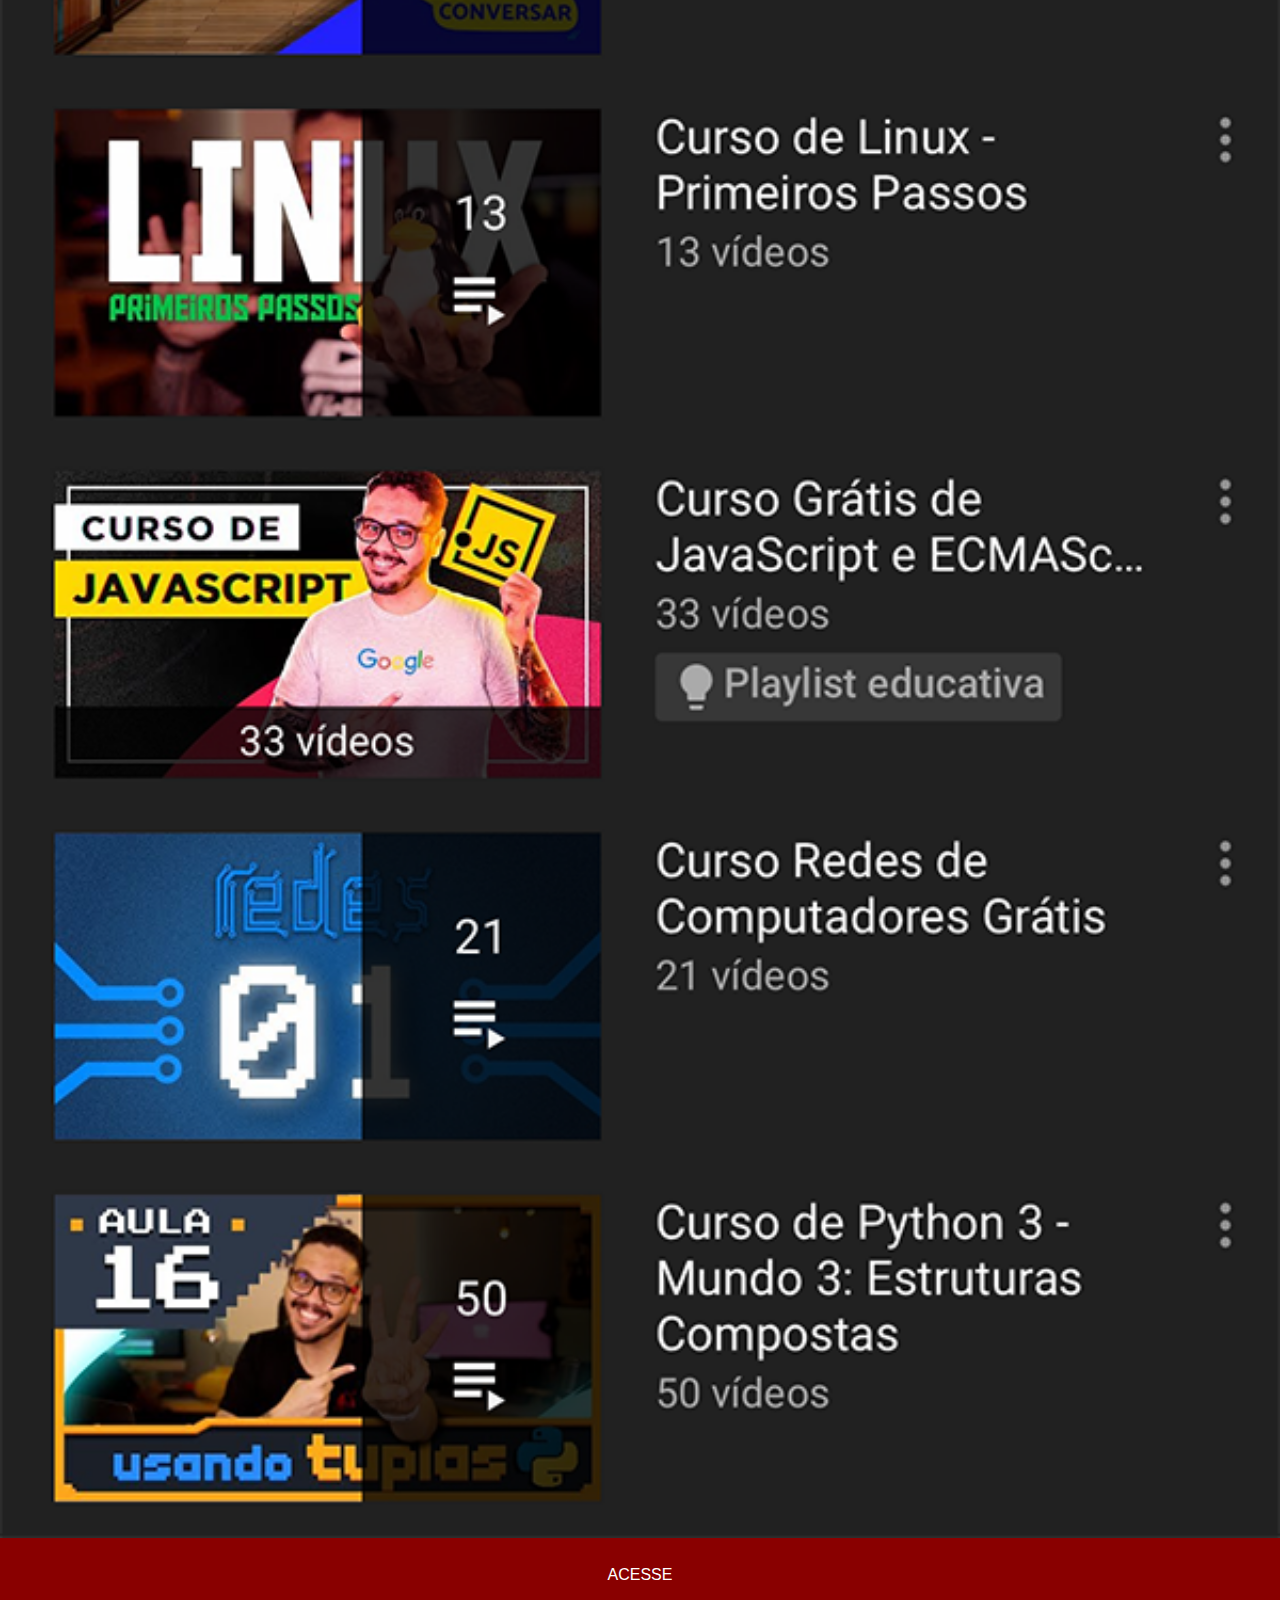
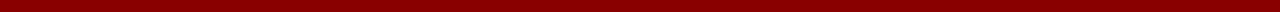
<file: tela-youtube.html>
<!DOCTYPE html>
<html lang='pt-BR'>
<head>
    <meta charset='UTF-8'>
    <meta name='viewport' content='width=device-width, initial-scale=1.0'>
    <title>tela-youtube</title>
    <link rel="stylesheet" href="estilos/social.css">
</head>
<body>
    <div>
        <img src="pacote-d013/imagens/tela-youtube.png">
        <a href="https://www.google.com.br" target="_blank">
            <div class="acesse">ACESSE</div>
        </a>
        <div>

</body>
</html>
</file>
<file: estilos/style.css>
@charset "UTF-8";

* {
    margin: 0px;
    padding: 0px;
}

body {
    font-family: Arial, Helvetica, sans-serif;
    background: url('../pacote-d013/imagens/fundo-madeira.jpg') center / cover no-repeat fixed;
    /* Aparentemente, um min-height aqui não impede o navegador de encolher em altura. */
    min-width: 320px; /* Já esse não é alcançado */
}

img.iphone, div.fra, iframe {
    position: absolute;
    
    left: 50%;
    top: 50%;

    transform: translate(-50%,-50%);
}

iframe {
    height: 470px;
    width: 267px;
    margin-top: 3px;
    margin-left: 1px;
}

section.container {
    display: flex;
    flex-direction: column;
    gap: 17px;
    margin-top: 10px;
    position: absolute; /* Troquei de fixed para absolute para permitir rolagem de tela e acessar todos os botões em telas muito pequenas */
    right: 10px;
}

a img {
    border: 2px solid transparent;
    transition: transform 0.3s ease, border 0.9s ease;

    box-shadow: 1px 1px 5px rgba(0, 0, 0, 0.397)
}

a img:hover {
    border: 2px solid rgba(255, 255, 255, 0.904);
    transform: scale(1.1) translate(-5%, -5%); /* Nessa parte aqui a IA me ajudou */
    box-shadow: 5px 5px 10px rgba(0, 0, 0, 0.397), inset 5px 5px 10px black;
}

img.logo{
    width: 50px;
    height: 50px;
    border-radius: 50%;
    box-shadow: inset 5px 5px 10px black;
}
</file>
<file: estilos/social.css>
* {
            margin: 0px;
            margin-bottom: -4px;
            padding: 0px;
        }

        img {
            width: 100%;
        }

        div.acesse {
            font-family: Helvetica, sans-serif;
            height: 74px;
            width: 100%;
            background-color: #890000;
            color: white;
            text-align: center;
            display: flex;
            justify-content: center;
            align-items: center;
            font-size: 16px;
        }

        div.acesse:hover {
            font-weight: bold;
            font-size: 16.23px;
            /*Aparentemente, só aceita de 0.5 em 0.5*/
            background-color: red;
        }

        a {
            text-decoration: none;
        }

        /* Para WebKit (Chrome, Edge, Safari) */
        ::-webkit-scrollbar {
            width: 0px;
            height: 0px;
        }

        /* Para Firefox */
        * {
            scrollbar-width: none;
            scrollbar-color: transparent transparent;
        }

        /* Garante que a rolagem ainda funciona */
        .scrollable {
            overflow: auto;
            /* ou scroll */
        }
</file>
